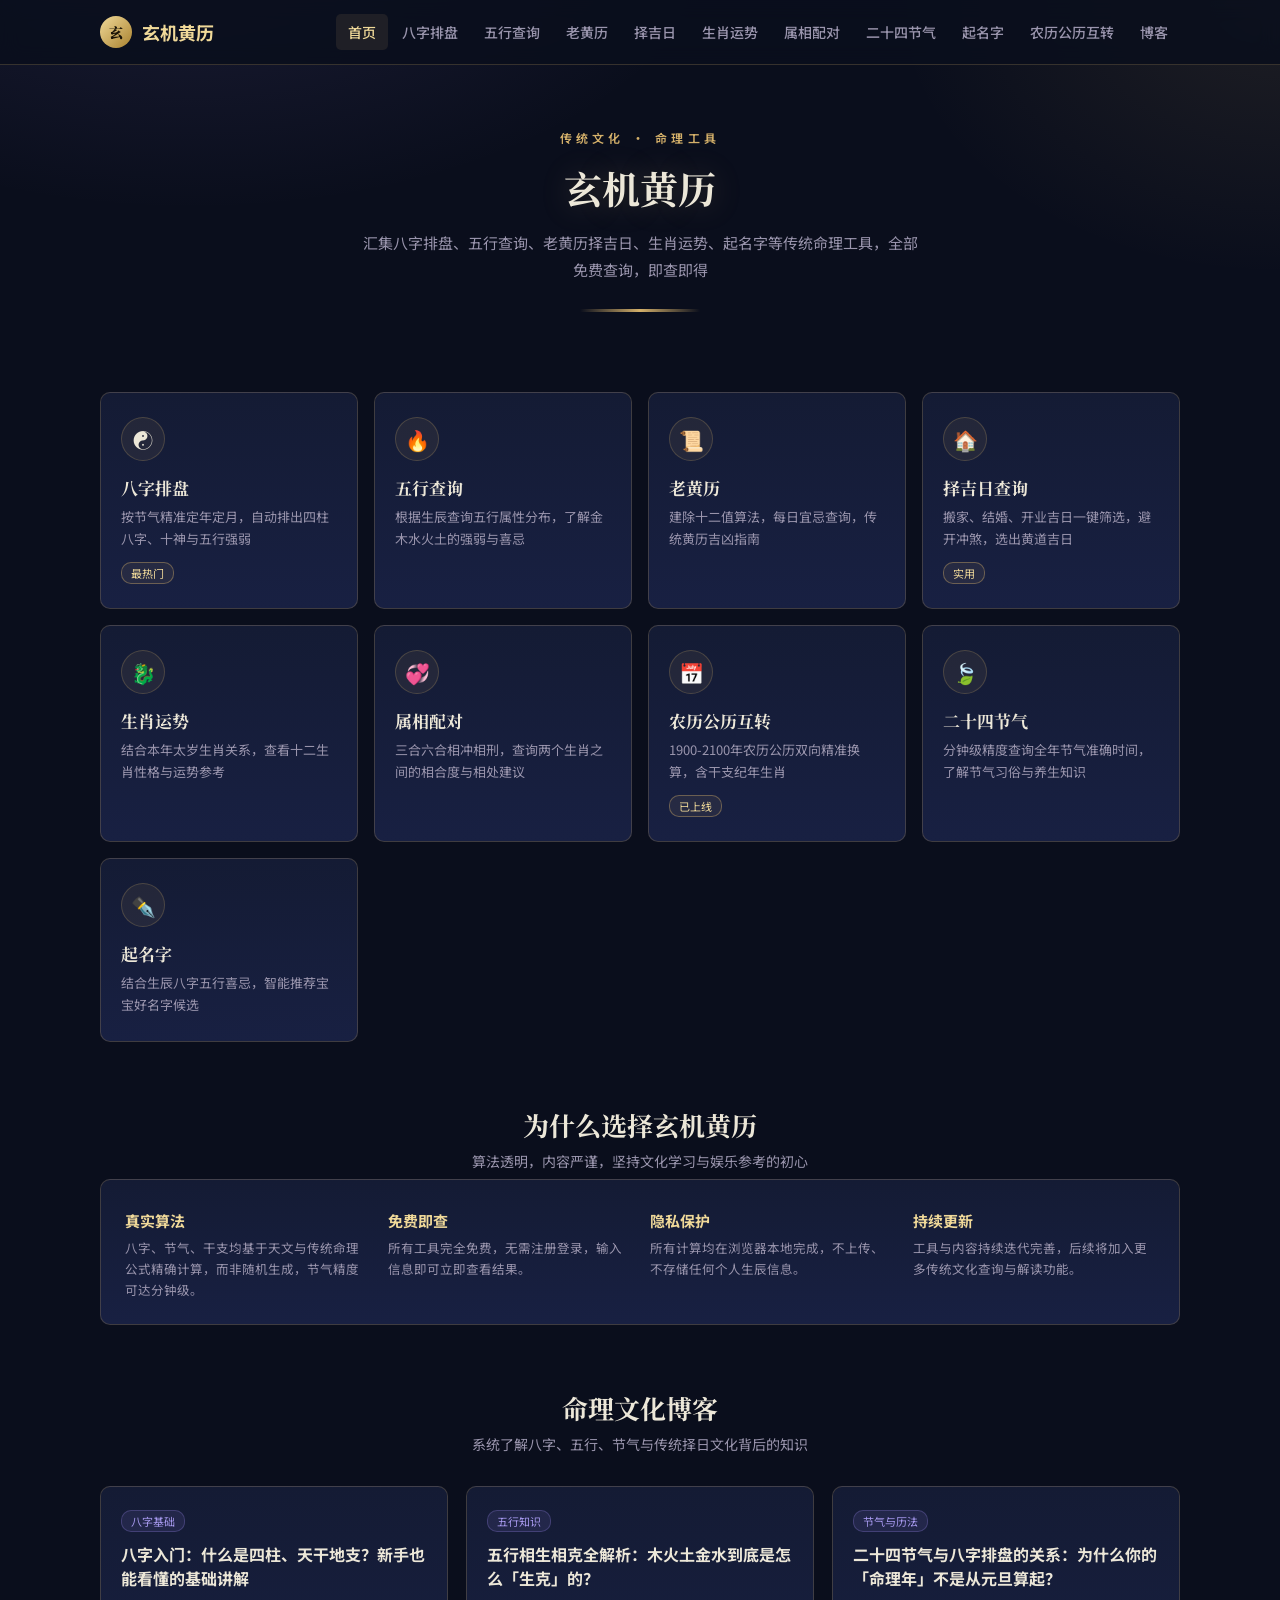
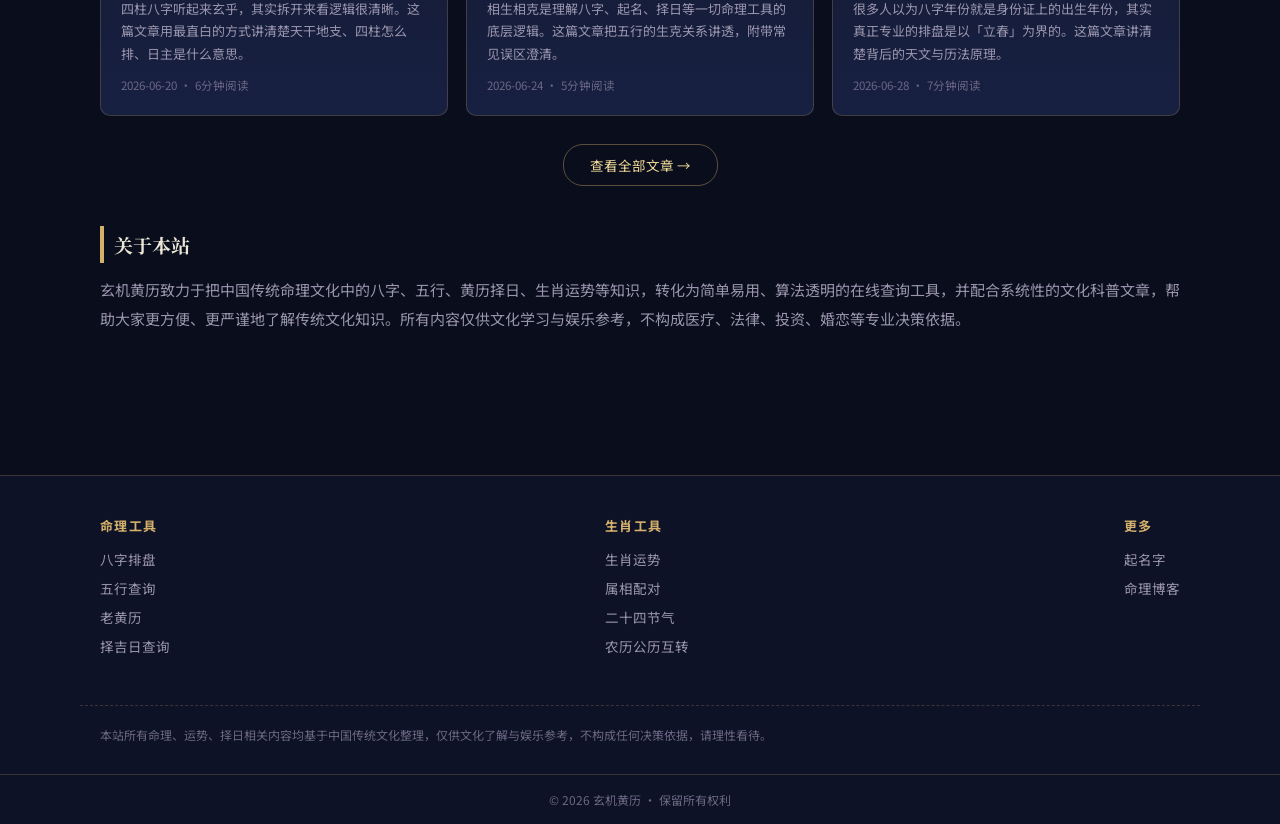
<file: index.html>
<!DOCTYPE html>
<html lang="zh-CN">
<head>
<meta charset="UTF-8">
<meta name="viewport" content="width=device-width, initial-scale=1.0">
<title>玄机黄历 - 八字排盘/五行查询/老黄历择吉日/生肖运势在线工具</title>
<meta name="description" content="免费在线命理工具站，提供八字排盘、五行查询、老黄历择吉日、生肖运势、属相配对、农历公历互转、二十四节气查询、起名字等传统文化工具，全部免费即查即得。">
<link rel="preconnect" href="https://fonts.googleapis.com">
<link rel="preconnect" href="https://fonts.gstatic.com" crossorigin>
<link href="https://fonts.googleapis.com/css2?family=Noto+Serif+SC:wght@600;700&family=Noto+Sans+SC:wght@400;500;600;700&display=swap" rel="stylesheet">
<link rel="stylesheet" href="/assets/style.css">
</head>
<body data-page="home">

<header id="site-header"></header>

<section class="hero">
  <div class="eyebrow">传统文化 · 命理工具</div>
  <h1 class="serif">玄机黄历</h1>
  <p>汇集八字排盘、五行查询、老黄历择吉日、生肖运势、起名字等传统命理工具，全部免费查询，即查即得</p>
</section>

<div class="page-wrap" style="padding-top:0;">
  <div class="tool-grid">

    <a class="tool-card" href="/bazi/">
      <span class="ic">☯</span>
      <h3 class="serif">八字排盘</h3>
      <p>按节气精准定年定月，自动排出四柱八字、十神与五行强弱</p>
      <span class="tag">最热门</span>
    </a>

    <a class="tool-card" href="/wuxing/">
      <span class="ic">🔥</span>
      <h3 class="serif">五行查询</h3>
      <p>根据生辰查询五行属性分布，了解金木水火土的强弱与喜忌</p>
    </a>

    <a class="tool-card" href="/huangli/">
      <span class="ic">📜</span>
      <h3 class="serif">老黄历</h3>
      <p>建除十二值算法，每日宜忌查询，传统黄历吉凶指南</p>
    </a>

    <a class="tool-card" href="/zeri/">
      <span class="ic">🏠</span>
      <h3 class="serif">择吉日查询</h3>
      <p>搬家、结婚、开业吉日一键筛选，避开冲煞，选出黄道吉日</p>
      <span class="tag">实用</span>
    </a>

    <a class="tool-card" href="/shengxiao/">
      <span class="ic">🐉</span>
      <h3 class="serif">生肖运势</h3>
      <p>结合本年太岁生肖关系，查看十二生肖性格与运势参考</p>
    </a>

    <a class="tool-card" href="/peidui/">
      <span class="ic">💞</span>
      <h3 class="serif">属相配对</h3>
      <p>三合六合相冲相刑，查询两个生肖之间的相合度与相处建议</p>
    </a>

    <a class="tool-card" href="/rili-zhuanhuan/">
      <span class="ic">📅</span>
      <h3 class="serif">农历公历互转</h3>
      <p>1900-2100年农历公历双向精准换算，含干支纪年生肖</p>
      <span class="tag">已上线</span>
    </a>

    <a class="tool-card" href="/jieqi/">
      <span class="ic">🍃</span>
      <h3 class="serif">二十四节气</h3>
      <p>分钟级精度查询全年节气准确时间，了解节气习俗与养生知识</p>
    </a>

    <a class="tool-card" href="/qiming/">
      <span class="ic">✒️</span>
      <h3 class="serif">起名字</h3>
      <p>结合生辰八字五行喜忌，智能推荐宝宝好名字候选</p>
    </a>

  </div>

  <div class="section-title">
    <h2 class="serif">为什么选择玄机黄历</h2>
    <p>算法透明，内容严谨，坚持文化学习与娱乐参考的初心</p>
  </div>
  <div class="info-block">
    <div class="perk-grid">
      <div class="perk"><h4>真实算法</h4><p>八字、节气、干支均基于天文与传统命理公式精确计算，而非随机生成，节气精度可达分钟级。</p></div>
      <div class="perk"><h4>免费即查</h4><p>所有工具完全免费，无需注册登录，输入信息即可立即查看结果。</p></div>
      <div class="perk"><h4>隐私保护</h4><p>所有计算均在浏览器本地完成，不上传、不存储任何个人生辰信息。</p></div>
      <div class="perk"><h4>持续更新</h4><p>工具与内容持续迭代完善，后续将加入更多传统文化查询与解读功能。</p></div>
    </div>
  </div>

  <div class="section-title">
    <h2 class="serif">命理文化博客</h2>
    <p>系统了解八字、五行、节气与传统择日文化背后的知识</p>
  </div>
  <div class="blog-grid" id="home-blog-grid"></div>
  <div style="text-align:center;margin-top:28px;">
    <a href="/blog/" style="display:inline-block;padding:10px 26px;border:1px solid var(--c-border-strong);border-radius:20px;font-size:13.5px;color:var(--c-gold-light);">查看全部文章 →</a>
  </div>

  <div class="article-block">
    <h2 class="serif">关于本站</h2>
    <p>玄机黄历致力于把中国传统命理文化中的八字、五行、黄历择日、生肖运势等知识，转化为简单易用、算法透明的在线查询工具，并配合系统性的文化科普文章，帮助大家更方便、更严谨地了解传统文化知识。所有内容仅供文化学习与娱乐参考，不构成医疗、法律、投资、婚恋等专业决策依据。</p>
  </div>
</div>

<footer id="site-footer"></footer>
<script src="/assets/blog-data.js"></script>
<script>
(function(){
var posts=(window.BLOG_POSTS||[]).slice(0,3);
var grid=document.getElementById("home-blog-grid");
if(grid){
  grid.innerHTML=posts.map(function(p){
    return '<a class="blog-card" href="/blog/'+p.slug+'/">'+
      '<div class="blog-card-body">'+
        '<span class="blog-cat">'+p.category+'</span>'+
        '<h3>'+p.title+'</h3>'+
        '<p>'+p.excerpt+'</p>'+
        '<div class="blog-meta">'+p.date+' · '+p.readTime+'</div>'+
      '</div>'+
    '</a>';
  }).join("");
}
})();
</script>
<script src="/assets/nav.js"></script>
</body>
</html>
</file>
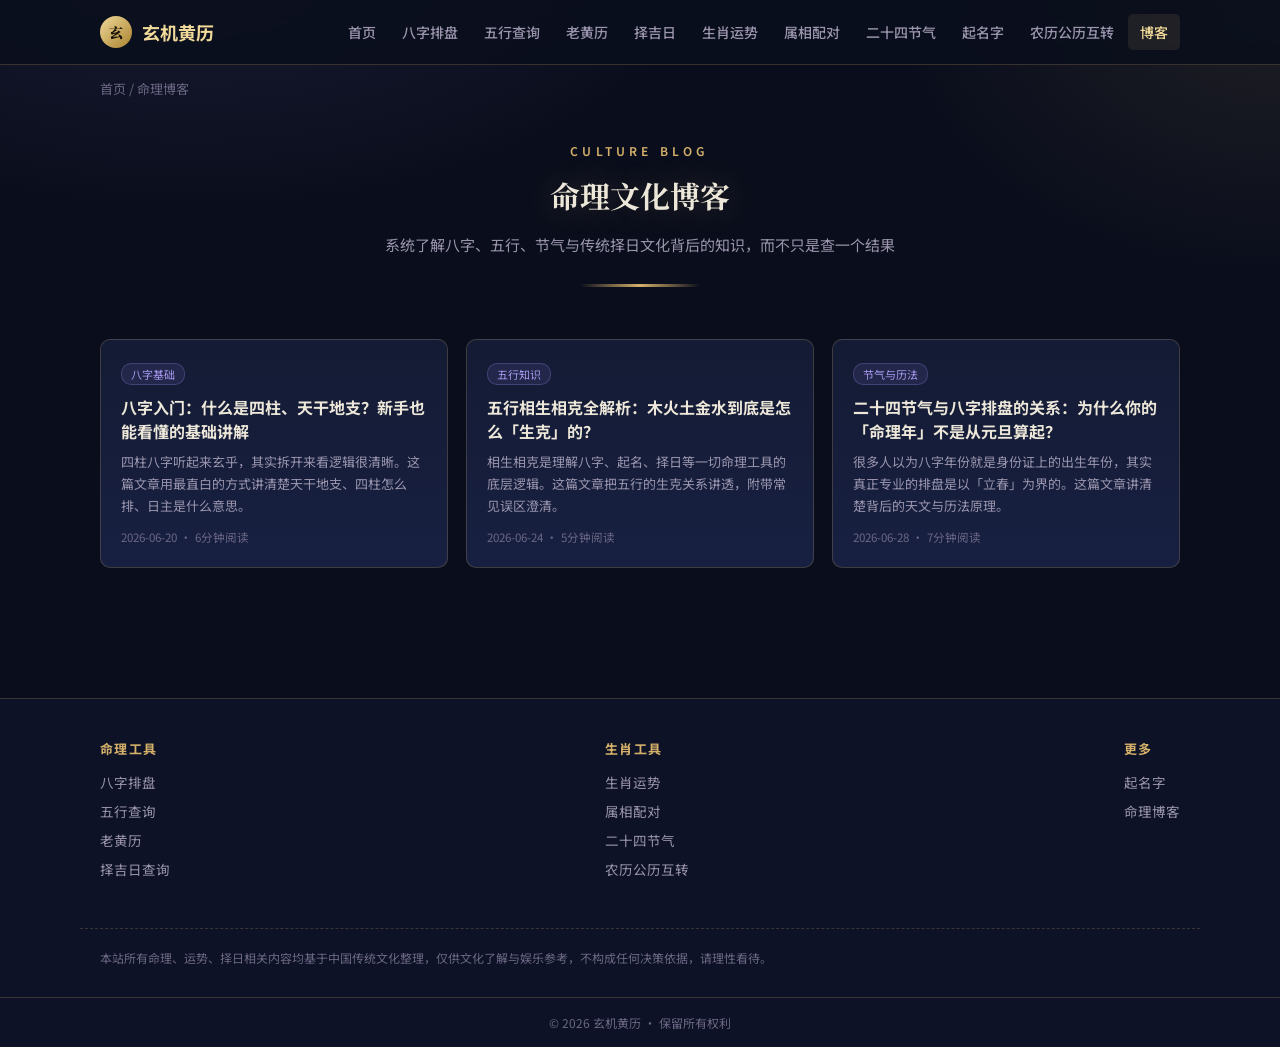
<file: blog/index.html>
<!DOCTYPE html>
<html lang="zh-CN">
<head>
<meta charset="UTF-8">
<meta name="viewport" content="width=device-width, initial-scale=1.0">
<title>命理博客 - 八字/五行/节气传统文化知识 | 玄机黄历</title>
<meta name="description" content="玄机黄历命理博客，系统讲解八字入门、五行相生相克、二十四节气与命理历法等传统文化知识，适合命理爱好者与新手阅读。">
<link rel="preconnect" href="https://fonts.googleapis.com">
<link rel="preconnect" href="https://fonts.gstatic.com" crossorigin>
<link href="https://fonts.googleapis.com/css2?family=Noto+Serif+SC:wght@600;700&family=Noto+Sans+SC:wght@400;500;600;700&display=swap" rel="stylesheet">
<link rel="stylesheet" href="/assets/style.css">
</head>
<body data-page="blog">

<header id="site-header"></header>
<div class="breadcrumb"><a href="/">首页</a> / 命理博客</div>

<section class="hero" style="padding:44px 20px 20px;">
  <div class="eyebrow">CULTURE BLOG</div>
  <h1 class="serif" style="font-size:30px;">命理文化博客</h1>
  <p>系统了解八字、五行、节气与传统择日文化背后的知识，而不只是查一个结果</p>
</section>

<div class="page-wrap" style="padding-top:0;">
  <div class="blog-grid" id="blog-list-grid"></div>
</div>

<footer id="site-footer"></footer>
<script src="/assets/blog-data.js"></script>
<script>
(function(){
var posts=window.BLOG_POSTS||[];
var grid=document.getElementById("blog-list-grid");
grid.innerHTML=posts.map(function(p){
  return '<a class="blog-card" href="/blog/'+p.slug+'/">'+
    '<div class="blog-card-body">'+
      '<span class="blog-cat">'+p.category+'</span>'+
      '<h3>'+p.title+'</h3>'+
      '<p>'+p.excerpt+'</p>'+
      '<div class="blog-meta">'+p.date+' · '+p.readTime+'</div>'+
    '</div>'+
  '</a>';
}).join("");
})();
</script>
<script src="/assets/nav.js"></script>
</body>
</html>
</file>
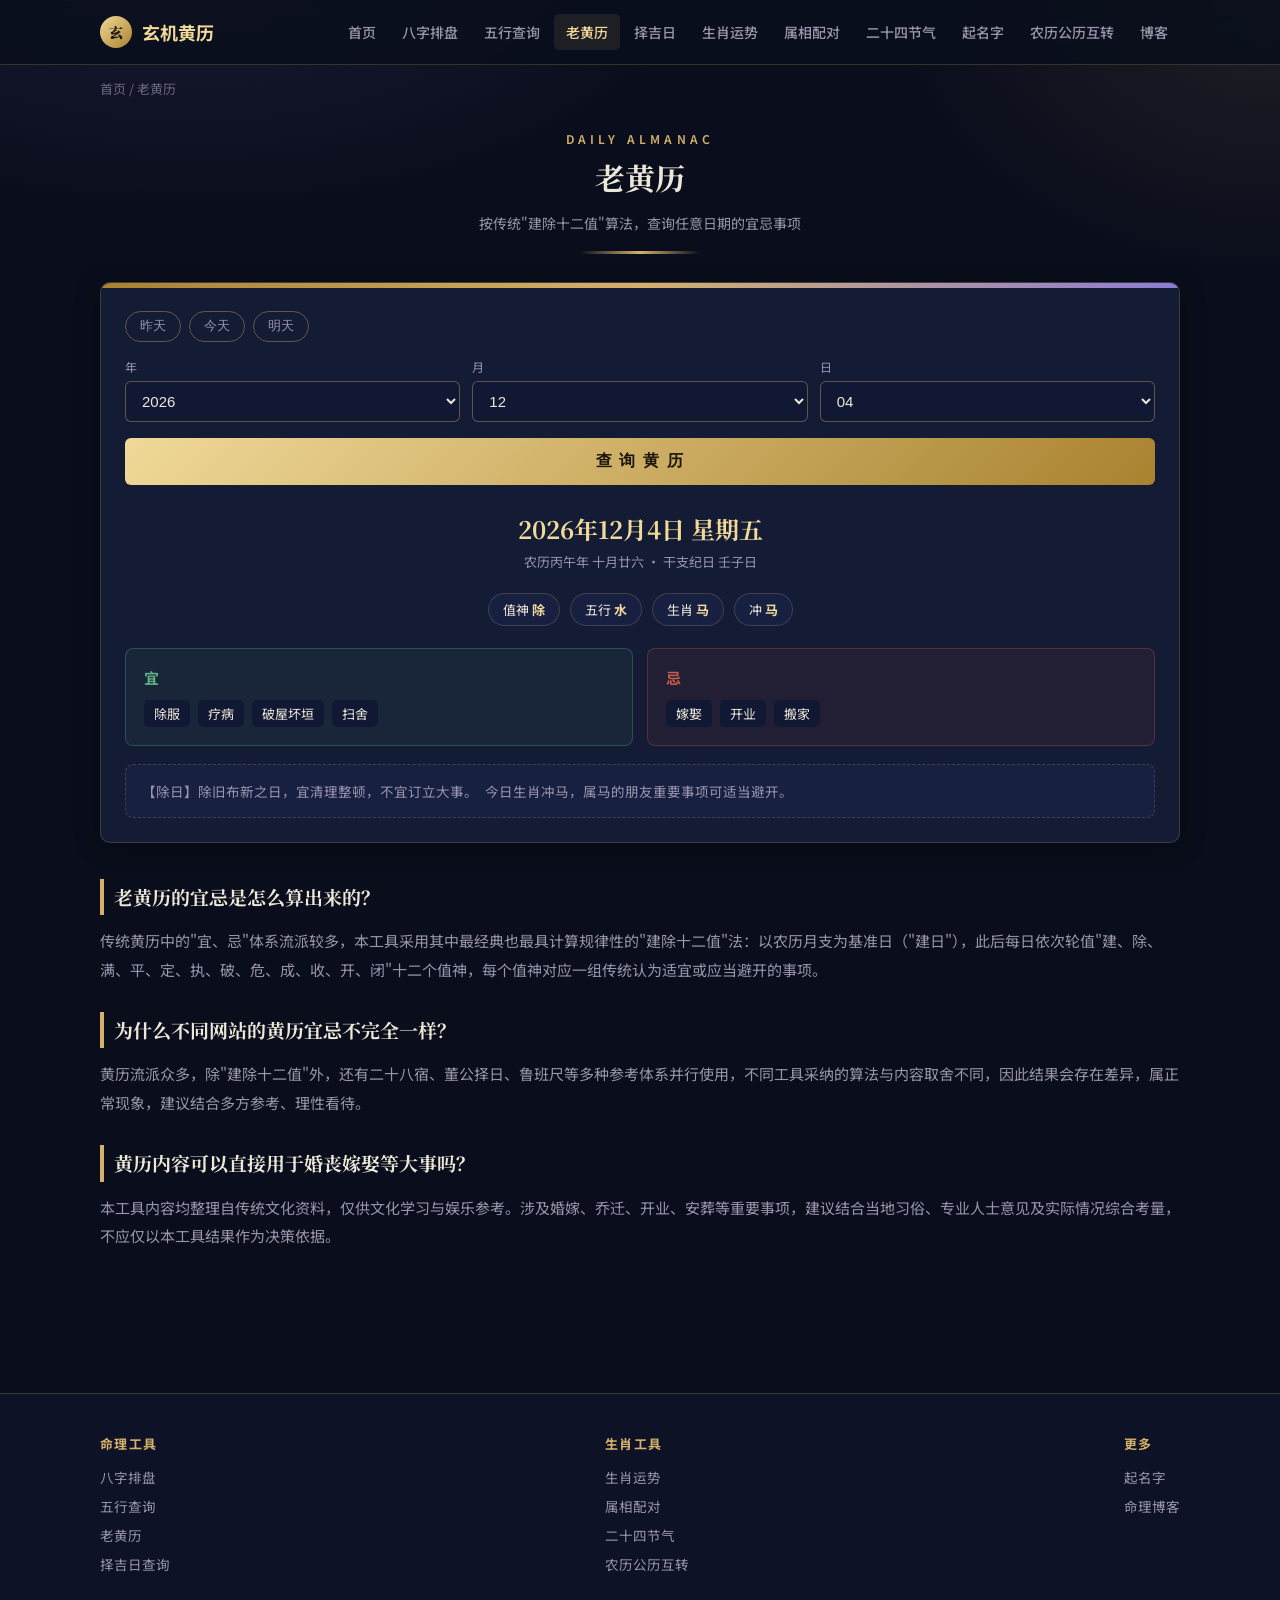
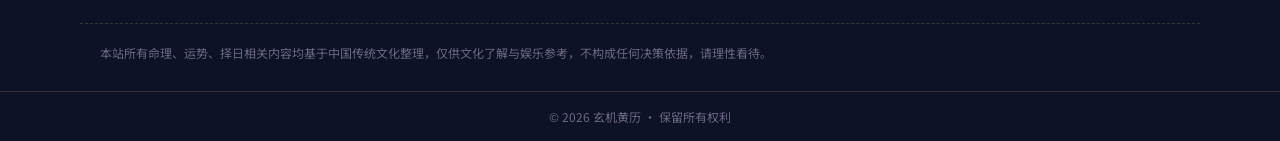
<file: huangli/index.html>
<!DOCTYPE html>
<html lang="zh-CN">
<head>
<meta charset="UTF-8">
<meta name="viewport" content="width=device-width, initial-scale=1.0">
<title>老黄历查询 - 每日宜忌/黄道吉日在线查询 | 玄机黄历</title>
<meta name="description" content="免费在线老黄历查询工具，按传统建除十二值算法计算任意日期的宜忌事项、干支纪日、五行、生肖冲煞，传统择日文化参考。">
<link rel="preconnect" href="https://fonts.googleapis.com">
<link rel="preconnect" href="https://fonts.gstatic.com" crossorigin>
<link href="https://fonts.googleapis.com/css2?family=Noto+Serif+SC:wght@600;700&family=Noto+Sans+SC:wght@400;500;600;700&display=swap" rel="stylesheet">
<link rel="stylesheet" href="/assets/style.css">
</head>
<body data-page="huangli">

<header id="site-header"></header>
<div class="breadcrumb"><a href="/">首页</a> / 老黄历</div>

<div class="page-wrap">
<div id="lc-tool-root">
<style>
#lc-tool-root{--lc-red:var(--c-red);--lc-gold:var(--c-gold);--lc-gold-light:var(--c-gold-light);--lc-ink:var(--c-ink);--lc-paper:var(--c-paper-card);--lc-paper-2:var(--c-paper-2);--lc-textsoft:var(--c-text-soft);--lc-textfaint:var(--c-text-faint);font-family:"Noto Sans SC",sans-serif;color:var(--lc-ink);}
#lc-tool-root *{box-sizing:border-box;}
#lc-tool-root .lc-serif{font-family:"Noto Serif SC",serif;}
#lc-tool-root .lc-header{text-align:center;padding:8px 0 28px;}
#lc-tool-root .lc-header::after{content:"";display:block;width:120px;height:3px;margin:18px auto 0;background:linear-gradient(90deg,transparent,var(--lc-gold),transparent);}
#lc-tool-root .lc-eyebrow{letter-spacing:.35em;font-size:12px;color:var(--lc-gold);font-weight:600;}
#lc-tool-root .lc-title{font-size:30px;font-weight:700;margin:8px 0 6px;}
#lc-tool-root .lc-sub{font-size:14px;color:var(--lc-textsoft);}
#lc-tool-root .lc-card{background:var(--lc-paper);border:1px solid var(--c-border);border-radius:10px;box-shadow:0 4px 24px rgba(0,0,0,.35);overflow:hidden;position:relative;}
#lc-tool-root .lc-card::before{content:"";position:absolute;top:0;left:0;right:0;height:5px;background:linear-gradient(90deg,var(--lc-gold-dark,#a9822f),var(--lc-gold),var(--c-purple));}
#lc-tool-root .lc-panel{padding:28px 24px 24px;}
#lc-tool-root .lc-row{display:flex;gap:12px;flex-wrap:wrap;align-items:flex-end;margin-bottom:16px;}
#lc-tool-root .lc-field{flex:1;min-width:110px;}
#lc-tool-root .lc-field label{display:block;font-size:12px;color:var(--lc-textsoft);margin-bottom:6px;}
#lc-tool-root select{width:100%;padding:10px 12px;border:1px solid var(--c-border-strong);border-radius:6px;background:var(--c-bg-3);font-size:15px;color:var(--lc-ink);}
#lc-tool-root .lc-btn{display:block;width:100%;padding:13px;background:linear-gradient(135deg,var(--lc-gold-light),var(--lc-gold-dark,#a9822f));color:#1a1408;border:none;border-radius:6px;font-size:16px;font-weight:700;letter-spacing:.1em;cursor:pointer;}
#lc-tool-root .lc-quickbtns{display:flex;gap:8px;margin-bottom:16px;flex-wrap:wrap;}
#lc-tool-root .lc-quickbtn{padding:6px 14px;border:1px solid var(--c-border-strong);border-radius:20px;font-size:12.5px;color:var(--lc-textsoft);cursor:pointer;background:transparent;}
#lc-tool-root .lc-quickbtn:hover{color:var(--lc-gold-light);border-color:var(--lc-gold);}
#lc-tool-root .lc-error{color:var(--lc-red);font-size:13px;text-align:center;margin-top:12px;display:none;}
#lc-tool-root .lc-result{margin-top:26px;display:none;}
#lc-tool-root .lc-result.show{display:block;}
#lc-tool-root .lc-date-hero{text-align:center;margin-bottom:22px;}
#lc-tool-root .lc-date-hero .dh-date{font-size:24px;font-weight:700;color:var(--lc-gold-light);font-family:"Noto Serif SC",serif;}
#lc-tool-root .lc-date-hero .dh-sub{font-size:13px;color:var(--lc-textsoft);margin-top:6px;}
#lc-tool-root .lc-tags{display:flex;justify-content:center;gap:10px;flex-wrap:wrap;margin:14px 0 22px;}
#lc-tool-root .lc-tag{background:var(--lc-paper-2);border:1px solid var(--c-border);padding:6px 14px;border-radius:20px;font-size:13px;}
#lc-tool-root .lc-tag b{color:var(--lc-gold-light);}
#lc-tool-root .lc-yiji-grid{display:grid;grid-template-columns:1fr 1fr;gap:14px;margin-bottom:18px;}
#lc-tool-root .lc-yiji-box{border-radius:8px;padding:18px;border:1px solid var(--c-border);}
#lc-tool-root .lc-yiji-box.yi{background:rgba(95,174,130,.08);border-color:rgba(95,174,130,.3);}
#lc-tool-root .lc-yiji-box.ji{background:rgba(198,93,74,.08);border-color:rgba(198,93,74,.3);}
#lc-tool-root .lc-yiji-box h4{margin:0 0 12px;font-size:15px;}
#lc-tool-root .lc-yiji-box.yi h4{color:#5fae82;}
#lc-tool-root .lc-yiji-box.ji h4{color:var(--lc-red);}
#lc-tool-root .lc-yiji-box .items{display:flex;flex-wrap:wrap;gap:8px;}
#lc-tool-root .lc-yiji-box .items span{font-size:13px;padding:4px 10px;border-radius:5px;background:var(--c-bg-3);}
#lc-tool-root .lc-note{font-size:13.5px;color:var(--lc-textsoft);line-height:1.8;background:var(--lc-paper-2);border:1px dashed var(--c-border);border-radius:8px;padding:14px 16px;}
#lc-tool-root .lc-article{margin-top:36px;font-size:15px;line-height:1.9;color:var(--lc-textsoft);}
#lc-tool-root .lc-article h2{font-size:19px;color:var(--lc-ink);border-left:4px solid var(--lc-gold);padding-left:10px;margin:28px 0 12px;}
#lc-tool-root .lc-article p{margin:0 0 12px;}
@media(max-width:600px){#lc-tool-root .lc-row{flex-direction:column;align-items:stretch;}#lc-tool-root .lc-yiji-grid{grid-template-columns:1fr;}}
</style>

<div class="lc-header">
  <div class="lc-eyebrow">DAILY ALMANAC</div>
  <h1 class="lc-title lc-serif">老黄历</h1>
  <p class="lc-sub">按传统"建除十二值"算法，查询任意日期的宜忌事项</p>
</div>

<div class="lc-card">
  <div class="lc-panel">
    <div class="lc-quickbtns">
      <button class="lc-quickbtn" onclick="hlSetToday(-1)">昨天</button>
      <button class="lc-quickbtn" onclick="hlSetToday(0)">今天</button>
      <button class="lc-quickbtn" onclick="hlSetToday(1)">明天</button>
    </div>
    <div class="lc-row">
      <div class="lc-field"><label>年</label><select id="hl-year"></select></div>
      <div class="lc-field"><label>月</label><select id="hl-month"></select></div>
      <div class="lc-field"><label>日</label><select id="hl-day"></select></div>
    </div>
    <button class="lc-btn" onclick="hlCalc()">查 询 黄 历</button>
    <div class="lc-error" id="hl-error"></div>

    <div class="lc-result" id="hl-result">
      <div class="lc-date-hero">
        <div class="dh-date lc-serif" id="hl-date-main"></div>
        <div class="dh-sub" id="hl-date-sub"></div>
      </div>
      <div class="lc-tags" id="hl-tags"></div>
      <div class="lc-yiji-grid">
        <div class="lc-yiji-box yi"><h4>宜</h4><div class="items" id="hl-yi"></div></div>
        <div class="lc-yiji-box ji"><h4>忌</h4><div class="items" id="hl-ji"></div></div>
      </div>
      <div class="lc-note" id="hl-note"></div>
    </div>
  </div>
</div>

<div class="lc-article">
  <h2 class="lc-serif">老黄历的宜忌是怎么算出来的？</h2>
  <p>传统黄历中的"宜、忌"体系流派较多，本工具采用其中最经典也最具计算规律性的"建除十二值"法：以农历月支为基准日（"建日"），此后每日依次轮值"建、除、满、平、定、执、破、危、成、收、开、闭"十二个值神，每个值神对应一组传统认为适宜或应当避开的事项。</p>
  <h2 class="lc-serif">为什么不同网站的黄历宜忌不完全一样？</h2>
  <p>黄历流派众多，除"建除十二值"外，还有二十八宿、董公择日、鲁班尺等多种参考体系并行使用，不同工具采纳的算法与内容取舍不同，因此结果会存在差异，属正常现象，建议结合多方参考、理性看待。</p>
  <h2 class="lc-serif">黄历内容可以直接用于婚丧嫁娶等大事吗？</h2>
  <p>本工具内容均整理自传统文化资料，仅供文化学习与娱乐参考。涉及婚嫁、乔迁、开业、安葬等重要事项，建议结合当地习俗、专业人士意见及实际情况综合考量，不应仅以本工具结果作为决策依据。</p>
</div>

</div>
</div>

<script src="/assets/mingli-core.js"></script>
<script>
(function(){
"use strict";
var $=function(id){return document.getElementById(id);};
function fillSelect(sel,start,end,pad){sel.innerHTML="";for(var i=start;i<=end;i++){var opt=document.createElement("option");opt.value=i;opt.textContent=pad?String(i).padStart(2,"0"):i;sel.appendChild(opt);}}

function setDate(dt){
  $("hl-year").value=dt.getFullYear();
  $("hl-month").value=dt.getMonth()+1;
  $("hl-day").value=dt.getDate();
}
function init(){
  fillSelect($("hl-year"),1900,2100,false);
  fillSelect($("hl-month"),1,12,true);
  fillSelect($("hl-day"),1,31,true);
  setDate(new Date());
}
init();

window.hlSetToday=function(offset){
  var dt=new Date();
  dt.setDate(dt.getDate()+offset);
  setDate(dt);
  hlCalc();
};

window.hlCalc=function(){
  var y=parseInt($("hl-year").value,10),m=parseInt($("hl-month").value,10),d=parseInt($("hl-day").value,10);
  var err=$("hl-error"),res=$("hl-result");
  var chk=new Date(y,m-1,d);
  if(chk.getMonth()!==m-1||chk.getFullYear()!==y){err.textContent="日期不存在，请检查输入";err.style.display="block";res.classList.remove("show");return;}
  if(y<1900||y>2100){err.textContent="仅支持1900年—2100年范围内的日期";err.style.display="block";res.classList.remove("show");return;}
  err.style.display="none";

  var C=window.MingliCore;
  var lunar=C.solar2lunar(y,m,d);
  var dGZ=C.getDayGanZhi(y,m,d);
  var officerData=C.getDayOfficer(y,m,d);
  var weekNames=["星期日","星期一","星期二","星期三","星期四","星期五","星期六"];
  var weekday=weekNames[new Date(y,m-1,d).getDay()];
  var chongIdx=(dGZ.zhiIdx+6)%12;
  var chongAnimal=C.Animals[chongIdx];
  var dayWx=C.GanWuxing[dGZ.gan];

  $("hl-date-main").textContent=y+"年"+m+"月"+d+"日  "+weekday;
  $("hl-date-sub").textContent="农历"+lunar.ganZhiYear+"年 "+lunar.lMonthCn+lunar.lDayCn+"  ·  干支纪日 "+dGZ.gan+dGZ.zhi+"日";

  $("hl-tags").innerHTML=
    '<span class="lc-tag">值神 <b>'+officerData.officer+'</b></span>'+
    '<span class="lc-tag">五行 <b>'+dayWx+'</b></span>'+
    '<span class="lc-tag">生肖 <b>'+lunar.animal+'</b></span>'+
    '<span class="lc-tag">冲 <b>'+chongAnimal+'</b></span>';

  $("hl-yi").innerHTML=officerData.info.good.map(function(x){return"<span>"+x+"</span>";}).join("");
  $("hl-ji").innerHTML=officerData.info.bad.map(function(x){return"<span>"+x+"</span>";}).join("");
  $("hl-note").textContent="【"+officerData.officer+"日】"+officerData.info.note+"　今日生肖冲"+chongAnimal+"，属"+chongAnimal+"的朋友重要事项可适当避开。";

  res.classList.add("show");
};
hlCalc();
})();
</script>

<footer id="site-footer"></footer>
<script src="/assets/nav.js"></script>
</body>
</html>
</file>
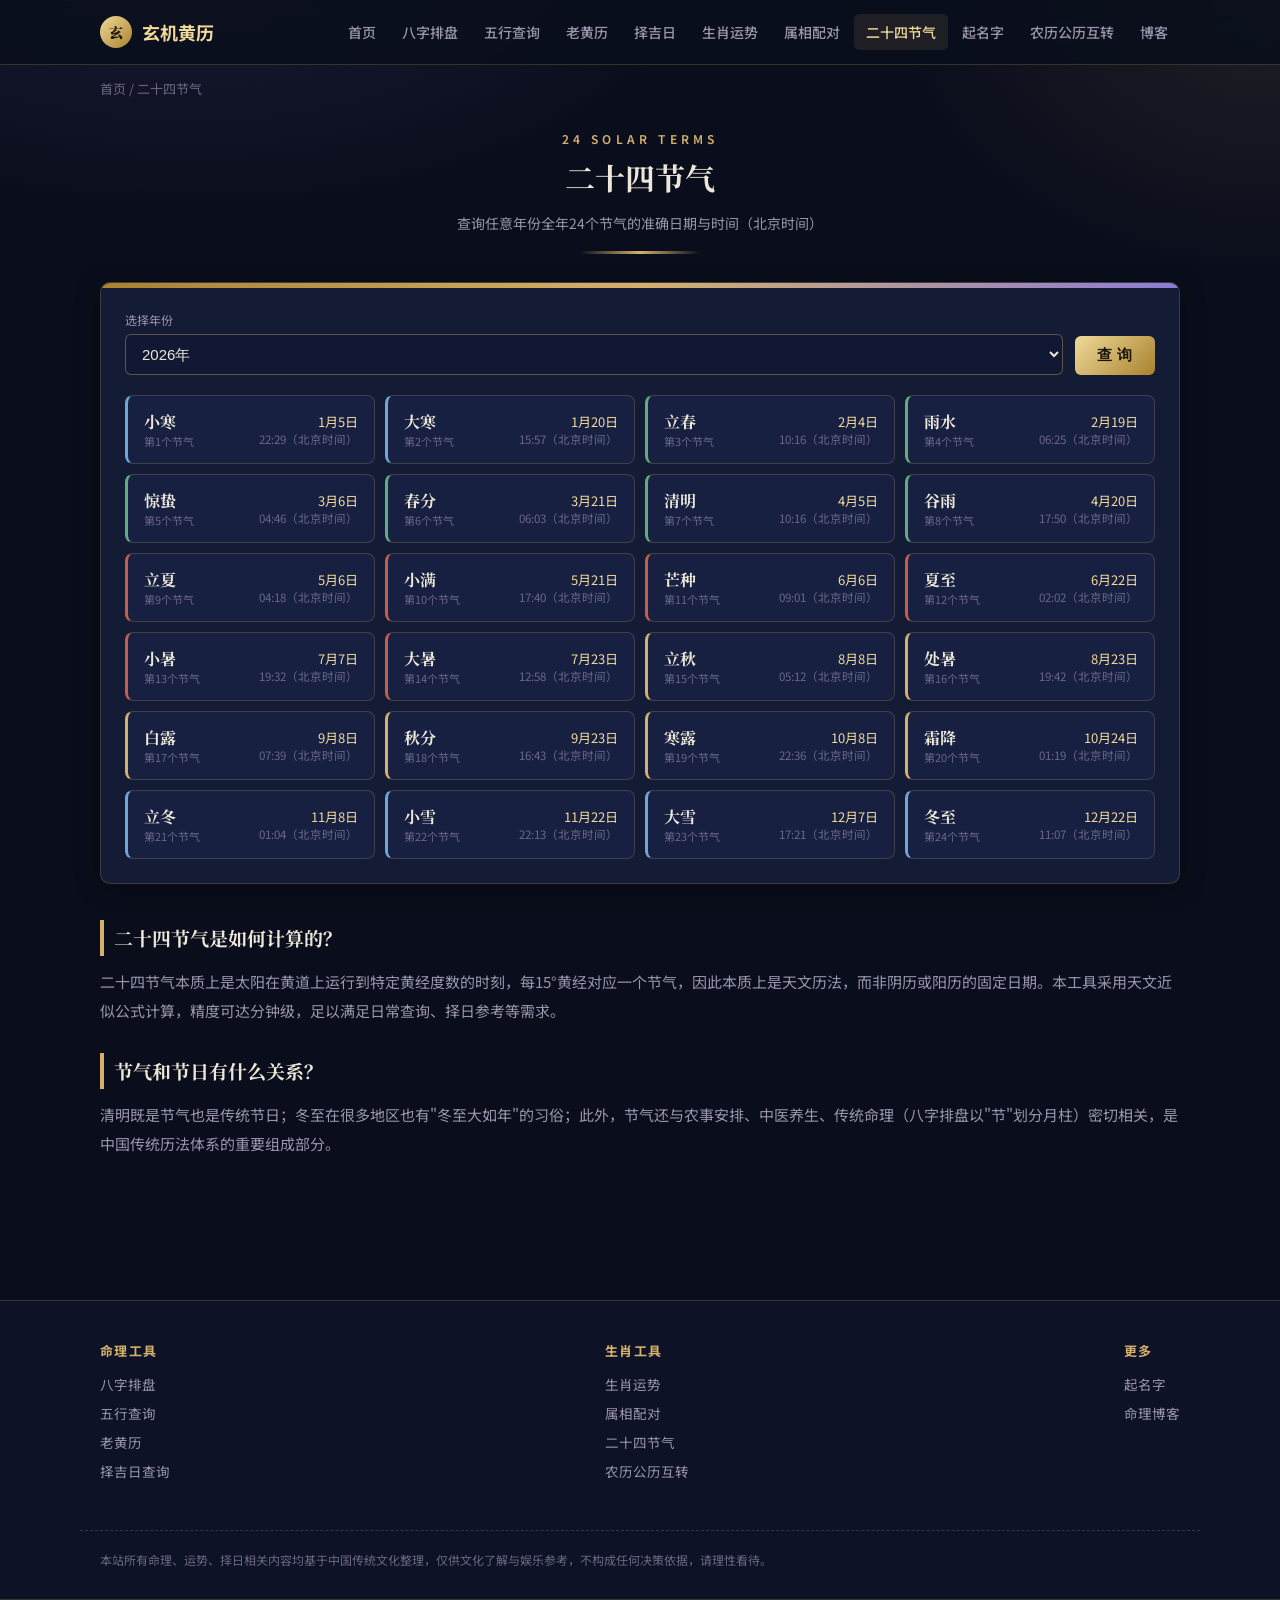
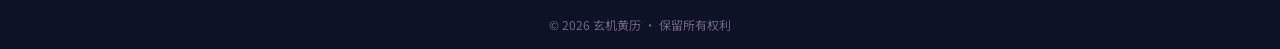
<file: jieqi/index.html>
<!DOCTYPE html>
<html lang="zh-CN">
<head>
<meta charset="UTF-8">
<meta name="viewport" content="width=device-width, initial-scale=1.0">
<title>二十四节气查询 - 全年节气准确时间在线查询 | 玄机黄历</title>
<meta name="description" content="免费在线二十四节气查询工具，支持1900-2100年任意年份，精确到分钟显示立春、清明、夏至、冬至等全年24个节气的具体日期与时间。">
<link rel="preconnect" href="https://fonts.googleapis.com">
<link rel="preconnect" href="https://fonts.gstatic.com" crossorigin>
<link href="https://fonts.googleapis.com/css2?family=Noto+Serif+SC:wght@600;700&family=Noto+Sans+SC:wght@400;500;600;700&display=swap" rel="stylesheet">
<link rel="stylesheet" href="/assets/style.css">
</head>
<body data-page="jieqi">

<header id="site-header"></header>
<div class="breadcrumb"><a href="/">首页</a> / 二十四节气</div>

<div class="page-wrap">
<div id="lc-tool-root">
<style>
#lc-tool-root{--lc-red:var(--c-red);--lc-gold:var(--c-gold);--lc-gold-light:var(--c-gold-light);--lc-ink:var(--c-ink);--lc-paper:var(--c-paper-card);--lc-paper-2:var(--c-paper-2);--lc-textsoft:var(--c-text-soft);--lc-textfaint:var(--c-text-faint);font-family:"Noto Sans SC",sans-serif;color:var(--lc-ink);}
#lc-tool-root *{box-sizing:border-box;}
#lc-tool-root .lc-serif{font-family:"Noto Serif SC",serif;}
#lc-tool-root .lc-header{text-align:center;padding:8px 0 28px;}
#lc-tool-root .lc-header::after{content:"";display:block;width:120px;height:3px;margin:18px auto 0;background:linear-gradient(90deg,transparent,var(--lc-gold),transparent);}
#lc-tool-root .lc-eyebrow{letter-spacing:.35em;font-size:12px;color:var(--lc-gold);font-weight:600;}
#lc-tool-root .lc-title{font-size:30px;font-weight:700;margin:8px 0 6px;}
#lc-tool-root .lc-sub{font-size:14px;color:var(--lc-textsoft);}
#lc-tool-root .lc-card{background:var(--lc-paper);border:1px solid var(--c-border);border-radius:10px;box-shadow:0 4px 24px rgba(0,0,0,.35);overflow:hidden;position:relative;}
#lc-tool-root .lc-card::before{content:"";position:absolute;top:0;left:0;right:0;height:5px;background:linear-gradient(90deg,var(--lc-gold-dark,#a9822f),var(--lc-gold),var(--c-purple));}
#lc-tool-root .lc-panel{padding:28px 24px 24px;}
#lc-tool-root .lc-row{display:flex;gap:12px;align-items:flex-end;margin-bottom:20px;}
#lc-tool-root .lc-field{flex:1;}
#lc-tool-root .lc-field label{display:block;font-size:12px;color:var(--lc-textsoft);margin-bottom:6px;}
#lc-tool-root select{width:100%;padding:10px 12px;border:1px solid var(--c-border-strong);border-radius:6px;background:var(--c-bg-3);font-size:15px;color:var(--lc-ink);}
#lc-tool-root .lc-btn{padding:10px 22px;background:linear-gradient(135deg,var(--lc-gold-light),var(--lc-gold-dark,#a9822f));color:#1a1408;border:none;border-radius:6px;font-size:14.5px;font-weight:700;letter-spacing:.05em;cursor:pointer;white-space:nowrap;}
#lc-tool-root .lc-term-grid{display:grid;grid-template-columns:repeat(auto-fit,minmax(230px,1fr));gap:10px;}
#lc-tool-root .lc-term-card{background:var(--lc-paper-2);border:1px solid var(--c-border);border-radius:8px;padding:14px 16px;display:flex;align-items:center;justify-content:space-between;gap:10px;}
#lc-tool-root .lc-term-card.season-spring{border-left:3px solid #5fae82;}
#lc-tool-root .lc-term-card.season-summer{border-left:3px solid #c65d4a;}
#lc-tool-root .lc-term-card.season-autumn{border-left:3px solid #d4b06a;}
#lc-tool-root .lc-term-card.season-winter{border-left:3px solid #6ba8d8;}
#lc-tool-root .lc-term-card .tc-name{font-size:16px;font-weight:700;color:var(--lc-ink);font-family:"Noto Serif SC",serif;}
#lc-tool-root .lc-term-card .tc-idx{font-size:11px;color:var(--lc-textfaint);}
#lc-tool-root .lc-term-card .tc-date{font-size:13px;color:var(--lc-gold-light);text-align:right;}
#lc-tool-root .lc-term-card .tc-time{font-size:11.5px;color:var(--lc-textfaint);text-align:right;}
#lc-tool-root .lc-article{margin-top:36px;font-size:15px;line-height:1.9;color:var(--lc-textsoft);}
#lc-tool-root .lc-article h2{font-size:19px;color:var(--lc-ink);border-left:4px solid var(--lc-gold);padding-left:10px;margin:28px 0 12px;}
#lc-tool-root .lc-article p{margin:0 0 12px;}
@media(max-width:600px){#lc-tool-root .lc-row{flex-direction:column;align-items:stretch;}}
</style>

<div class="lc-header">
  <div class="lc-eyebrow">24 SOLAR TERMS</div>
  <h1 class="lc-title lc-serif">二十四节气</h1>
  <p class="lc-sub">查询任意年份全年24个节气的准确日期与时间（北京时间）</p>
</div>

<div class="lc-card">
  <div class="lc-panel">
    <div class="lc-row">
      <div class="lc-field"><label>选择年份</label><select id="jq-year"></select></div>
      <button class="lc-btn" onclick="jqCalc()">查 询</button>
    </div>
    <div class="lc-term-grid" id="jq-grid"></div>
  </div>
</div>

<div class="lc-article">
  <h2 class="lc-serif">二十四节气是如何计算的？</h2>
  <p>二十四节气本质上是太阳在黄道上运行到特定黄经度数的时刻，每15°黄经对应一个节气，因此本质上是天文历法，而非阴历或阳历的固定日期。本工具采用天文近似公式计算，精度可达分钟级，足以满足日常查询、择日参考等需求。</p>
  <h2 class="lc-serif">节气和节日有什么关系？</h2>
  <p>清明既是节气也是传统节日；冬至在很多地区也有"冬至大如年"的习俗；此外，节气还与农事安排、中医养生、传统命理（八字排盘以"节"划分月柱）密切相关，是中国传统历法体系的重要组成部分。</p>
</div>

</div>
</div>

<script src="/assets/mingli-core.js"></script>
<script>
(function(){
"use strict";
var $=function(id){return document.getElementById(id);};
var SEASON=["winter","winter","spring","spring","spring","spring","spring","spring","summer","summer","summer","summer","summer","summer","autumn","autumn","autumn","autumn","autumn","autumn","winter","winter","winter","winter"];

function init(){
  var sel=$("jq-year");
  var today=new Date().getFullYear();
  for(var y=1900;y<=2100;y++){
    var opt=document.createElement("option");opt.value=y;opt.textContent=y+"年";sel.appendChild(opt);
  }
  sel.value=today;
}
init();

window.jqCalc=function(){
  var y=parseInt($("jq-year").value,10);
  var terms=window.MingliCore.getYearTerms(y);
  var html=terms.map(function(t,i){
    var timeStr=String(t.hh).padStart(2,"0")+":"+String(t.mm).padStart(2,"0");
    return '<div class="lc-term-card season-'+SEASON[i]+'"><div><div class="tc-name">'+t.name+'</div><div class="tc-idx">第'+(i+1)+'个节气</div></div><div><div class="tc-date">'+t.m+'月'+t.d+'日</div><div class="tc-time">'+timeStr+'（北京时间）</div></div></div>';
  }).join("");
  $("jq-grid").innerHTML=html;
};
jqCalc();
})();
</script>

<footer id="site-footer"></footer>
<script src="/assets/nav.js"></script>
</body>
</html>
</file>
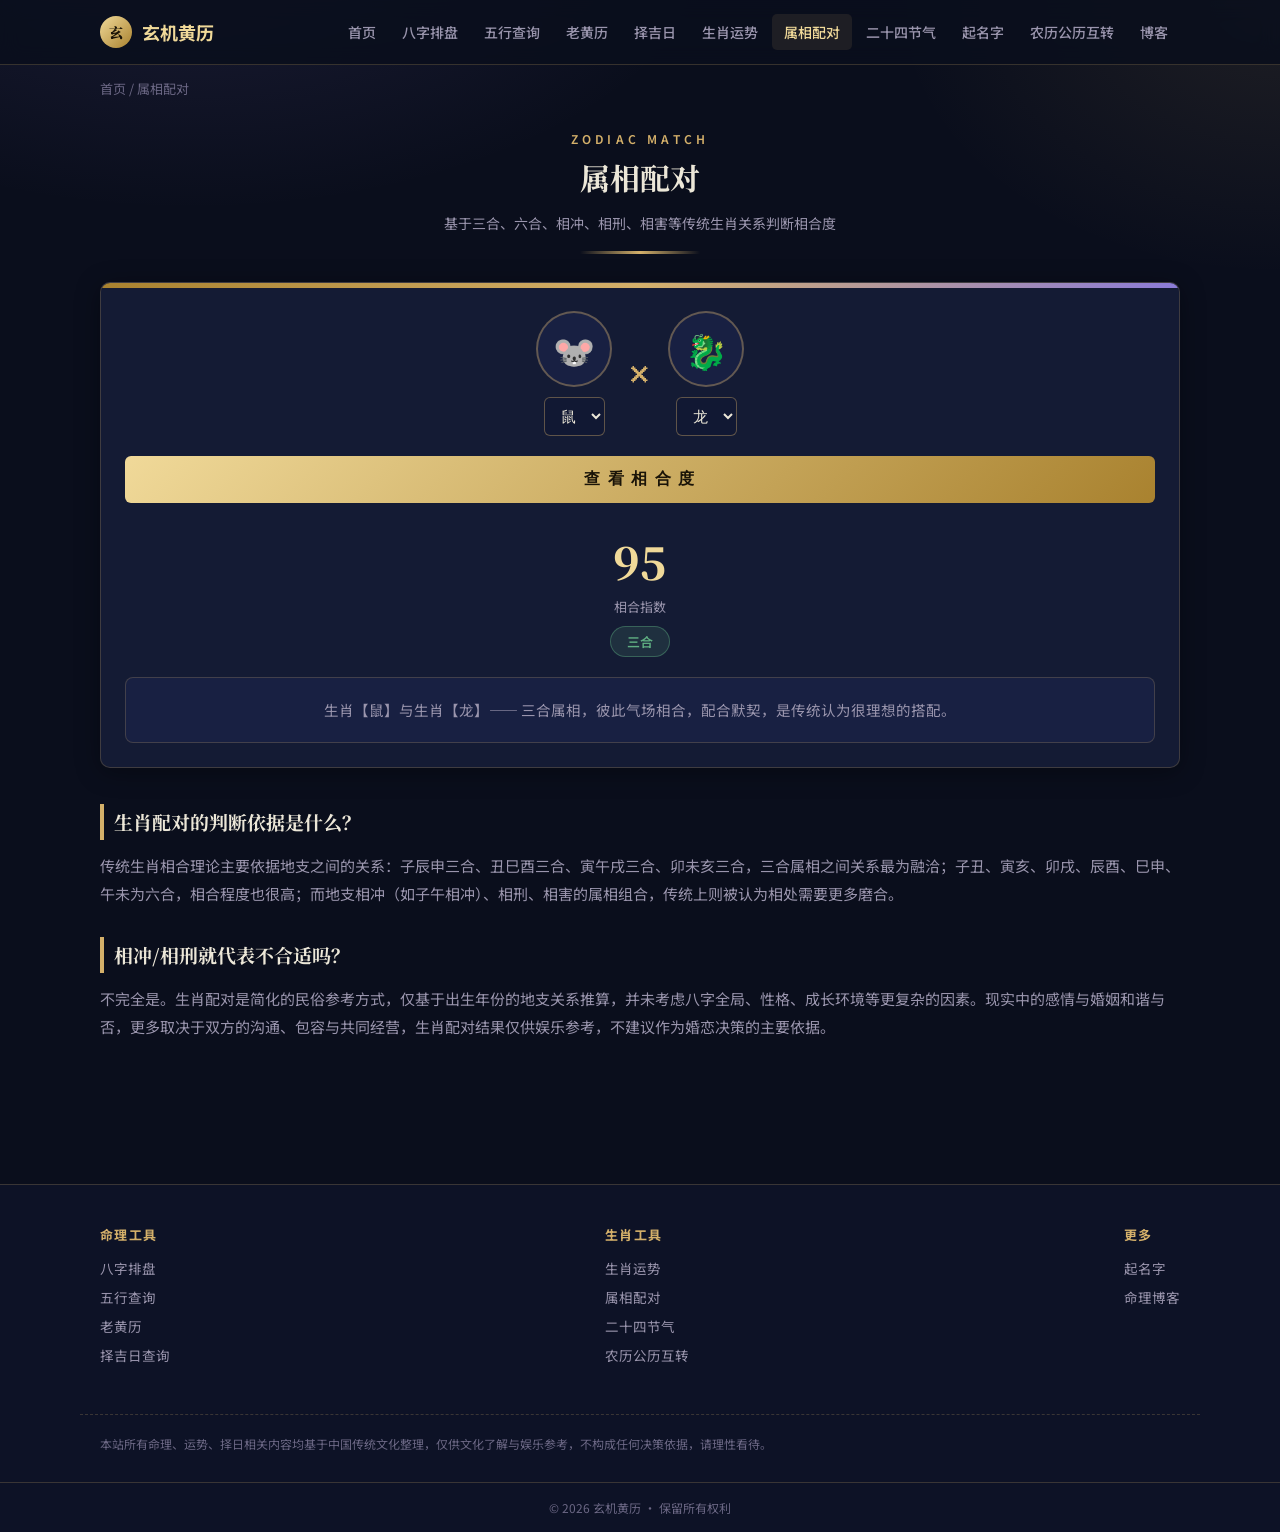
<file: peidui/index.html>
<!DOCTYPE html>
<html lang="zh-CN">
<head>
<meta charset="UTF-8">
<meta name="viewport" content="width=device-width, initial-scale=1.0">
<title>属相配对 - 十二生肖婚配相合度在线查询 | 玄机黄历</title>
<meta name="description" content="免费在线生肖属相配对工具，基于三合、六合、相冲、相刑、相害等传统生肖关系，查询两个属相之间的婚配相合度与相处建议。">
<link rel="preconnect" href="https://fonts.googleapis.com">
<link rel="preconnect" href="https://fonts.gstatic.com" crossorigin>
<link href="https://fonts.googleapis.com/css2?family=Noto+Serif+SC:wght@600;700&family=Noto+Sans+SC:wght@400;500;600;700&display=swap" rel="stylesheet">
<link rel="stylesheet" href="/assets/style.css">
</head>
<body data-page="peidui">

<header id="site-header"></header>
<div class="breadcrumb"><a href="/">首页</a> / 属相配对</div>

<div class="page-wrap">
<div id="lc-tool-root">
<style>
#lc-tool-root{--lc-red:var(--c-red);--lc-gold:var(--c-gold);--lc-gold-light:var(--c-gold-light);--lc-ink:var(--c-ink);--lc-paper:var(--c-paper-card);--lc-paper-2:var(--c-paper-2);--lc-textsoft:var(--c-text-soft);--lc-textfaint:var(--c-text-faint);font-family:"Noto Sans SC",sans-serif;color:var(--lc-ink);}
#lc-tool-root *{box-sizing:border-box;}
#lc-tool-root .lc-serif{font-family:"Noto Serif SC",serif;}
#lc-tool-root .lc-header{text-align:center;padding:8px 0 28px;}
#lc-tool-root .lc-header::after{content:"";display:block;width:120px;height:3px;margin:18px auto 0;background:linear-gradient(90deg,transparent,var(--lc-gold),transparent);}
#lc-tool-root .lc-eyebrow{letter-spacing:.35em;font-size:12px;color:var(--lc-gold);font-weight:600;}
#lc-tool-root .lc-title{font-size:30px;font-weight:700;margin:8px 0 6px;}
#lc-tool-root .lc-sub{font-size:14px;color:var(--lc-textsoft);}
#lc-tool-root .lc-card{background:var(--lc-paper);border:1px solid var(--c-border);border-radius:10px;box-shadow:0 4px 24px rgba(0,0,0,.35);overflow:hidden;position:relative;}
#lc-tool-root .lc-card::before{content:"";position:absolute;top:0;left:0;right:0;height:5px;background:linear-gradient(90deg,var(--lc-gold-dark,#a9822f),var(--lc-gold),var(--c-purple));}
#lc-tool-root .lc-panel{padding:28px 24px 24px;}
#lc-tool-root .lc-picker-row{display:flex;align-items:center;gap:16px;margin-bottom:20px;justify-content:center;flex-wrap:wrap;}
#lc-tool-root .lc-picker{text-align:center;}
#lc-tool-root .lc-picker .pk-emoji{width:76px;height:76px;border-radius:50%;background:var(--lc-paper-2);border:2px solid var(--c-border-strong);display:flex;align-items:center;justify-content:center;font-size:34px;margin:0 auto 10px;}
#lc-tool-root select{padding:9px 12px;border:1px solid var(--c-border-strong);border-radius:6px;background:var(--c-bg-3);font-size:15px;color:var(--lc-ink);}
#lc-tool-root .lc-plus{font-size:24px;color:var(--lc-gold);}
#lc-tool-root .lc-btn{display:block;width:100%;padding:13px;background:linear-gradient(135deg,var(--lc-gold-light),var(--lc-gold-dark,#a9822f));color:#1a1408;border:none;border-radius:6px;font-size:16px;font-weight:700;letter-spacing:.1em;cursor:pointer;}
#lc-tool-root .lc-result{margin-top:26px;display:none;}
#lc-tool-root .lc-result.show{display:block;}
#lc-tool-root .lc-score-wrap{text-align:center;margin-bottom:20px;}
#lc-tool-root .lc-score{font-size:44px;font-weight:800;color:var(--lc-gold-light);font-family:"Noto Serif SC",serif;}
#lc-tool-root .lc-score-label{font-size:13px;color:var(--lc-textsoft);margin-top:4px;}
#lc-tool-root .lc-rel-tag{display:inline-block;margin-top:10px;padding:5px 16px;border-radius:20px;font-size:13px;font-weight:600;}
#lc-tool-root .lc-rel-tag.great{background:rgba(95,174,130,.15);color:#5fae82;border:1px solid rgba(95,174,130,.4);}
#lc-tool-root .lc-rel-tag.normal,#lc-tool-root .lc-rel-tag.neutral{background:rgba(212,176,106,.12);color:var(--lc-gold-light);border:1px solid var(--c-border-strong);}
#lc-tool-root .lc-rel-tag.caution{background:rgba(212,176,106,.12);color:#e0a94a;border:1px solid rgba(224,169,74,.4);}
#lc-tool-root .lc-rel-tag.bad{background:rgba(198,93,74,.12);color:var(--lc-red);border:1px solid rgba(198,93,74,.4);}
#lc-tool-root .lc-desc{background:var(--lc-paper-2);border:1px solid var(--c-border);border-radius:8px;padding:18px 20px;font-size:14.5px;line-height:1.9;color:var(--lc-textsoft);text-align:center;}
#lc-tool-root .lc-article{margin-top:36px;font-size:15px;line-height:1.9;color:var(--lc-textsoft);}
#lc-tool-root .lc-article h2{font-size:19px;color:var(--lc-ink);border-left:4px solid var(--lc-gold);padding-left:10px;margin:28px 0 12px;}
#lc-tool-root .lc-article p{margin:0 0 12px;}
</style>

<div class="lc-header">
  <div class="lc-eyebrow">ZODIAC MATCH</div>
  <h1 class="lc-title lc-serif">属相配对</h1>
  <p class="lc-sub">基于三合、六合、相冲、相刑、相害等传统生肖关系判断相合度</p>
</div>

<div class="lc-card">
  <div class="lc-panel">
    <div class="lc-picker-row">
      <div class="lc-picker">
        <div class="pk-emoji" id="pd-emoji-a">🐭</div>
        <select id="pd-a"></select>
      </div>
      <div class="lc-plus">✕</div>
      <div class="lc-picker">
        <div class="pk-emoji" id="pd-emoji-b">🐉</div>
        <select id="pd-b"></select>
      </div>
    </div>
    <button class="lc-btn" onclick="pdCalc()">查 看 相 合 度</button>

    <div class="lc-result" id="pd-result">
      <div class="lc-score-wrap">
        <div class="lc-score" id="pd-score"></div>
        <div class="lc-score-label">相合指数</div>
        <div class="lc-rel-tag" id="pd-rel-tag"></div>
      </div>
      <div class="lc-desc" id="pd-desc"></div>
    </div>
  </div>
</div>

<div class="lc-article">
  <h2 class="lc-serif">生肖配对的判断依据是什么？</h2>
  <p>传统生肖相合理论主要依据地支之间的关系：子辰申三合、丑巳酉三合、寅午戌三合、卯未亥三合，三合属相之间关系最为融洽；子丑、寅亥、卯戌、辰酉、巳申、午未为六合，相合程度也很高；而地支相冲（如子午相冲）、相刑、相害的属相组合，传统上则被认为相处需要更多磨合。</p>
  <h2 class="lc-serif">相冲/相刑就代表不合适吗？</h2>
  <p>不完全是。生肖配对是简化的民俗参考方式，仅基于出生年份的地支关系推算，并未考虑八字全局、性格、成长环境等更复杂的因素。现实中的感情与婚姻和谐与否，更多取决于双方的沟通、包容与共同经营，生肖配对结果仅供娱乐参考，不建议作为婚恋决策的主要依据。</p>
</div>

</div>
</div>

<script src="/assets/mingli-core.js"></script>
<script>
(function(){
"use strict";
var $=function(id){return document.getElementById(id);};
var EMOJI={鼠:"🐭",牛:"🐮",虎:"🐯",兔:"🐰",龙:"🐉",蛇:"🐍",马:"🐴",羊:"🐑",猴:"🐵",鸡:"🐔",狗:"🐶",猪:"🐷"};

function init(){
  var animals=window.MingliCore.Animals;
  var a=$("pd-a"),b=$("pd-b");
  animals.forEach(function(x){
    var o1=document.createElement("option");o1.value=x;o1.textContent=x;a.appendChild(o1);
    var o2=document.createElement("option");o2.value=x;o2.textContent=x;b.appendChild(o2);
  });
  a.value="鼠";b.value="龙";
  a.addEventListener("change",function(){$("pd-emoji-a").textContent=EMOJI[a.value];});
  b.addEventListener("change",function(){$("pd-emoji-b").textContent=EMOJI[b.value];});
}
init();

window.pdCalc=function(){
  var a=$("pd-a").value,b=$("pd-b").value;
  var rel=window.MingliCore.getZodiacRelation(a,b);
  $("pd-score").textContent=rel.score;
  var tagEl=$("pd-rel-tag");
  tagEl.className="lc-rel-tag "+rel.level;
  tagEl.textContent=rel.label;
  $("pd-desc").textContent="生肖【"+a+"】与生肖【"+b+"】—— "+rel.desc;
  $("pd-result").classList.add("show");
};
pdCalc();
})();
</script>

<footer id="site-footer"></footer>
<script src="/assets/nav.js"></script>
</body>
</html>
</file>
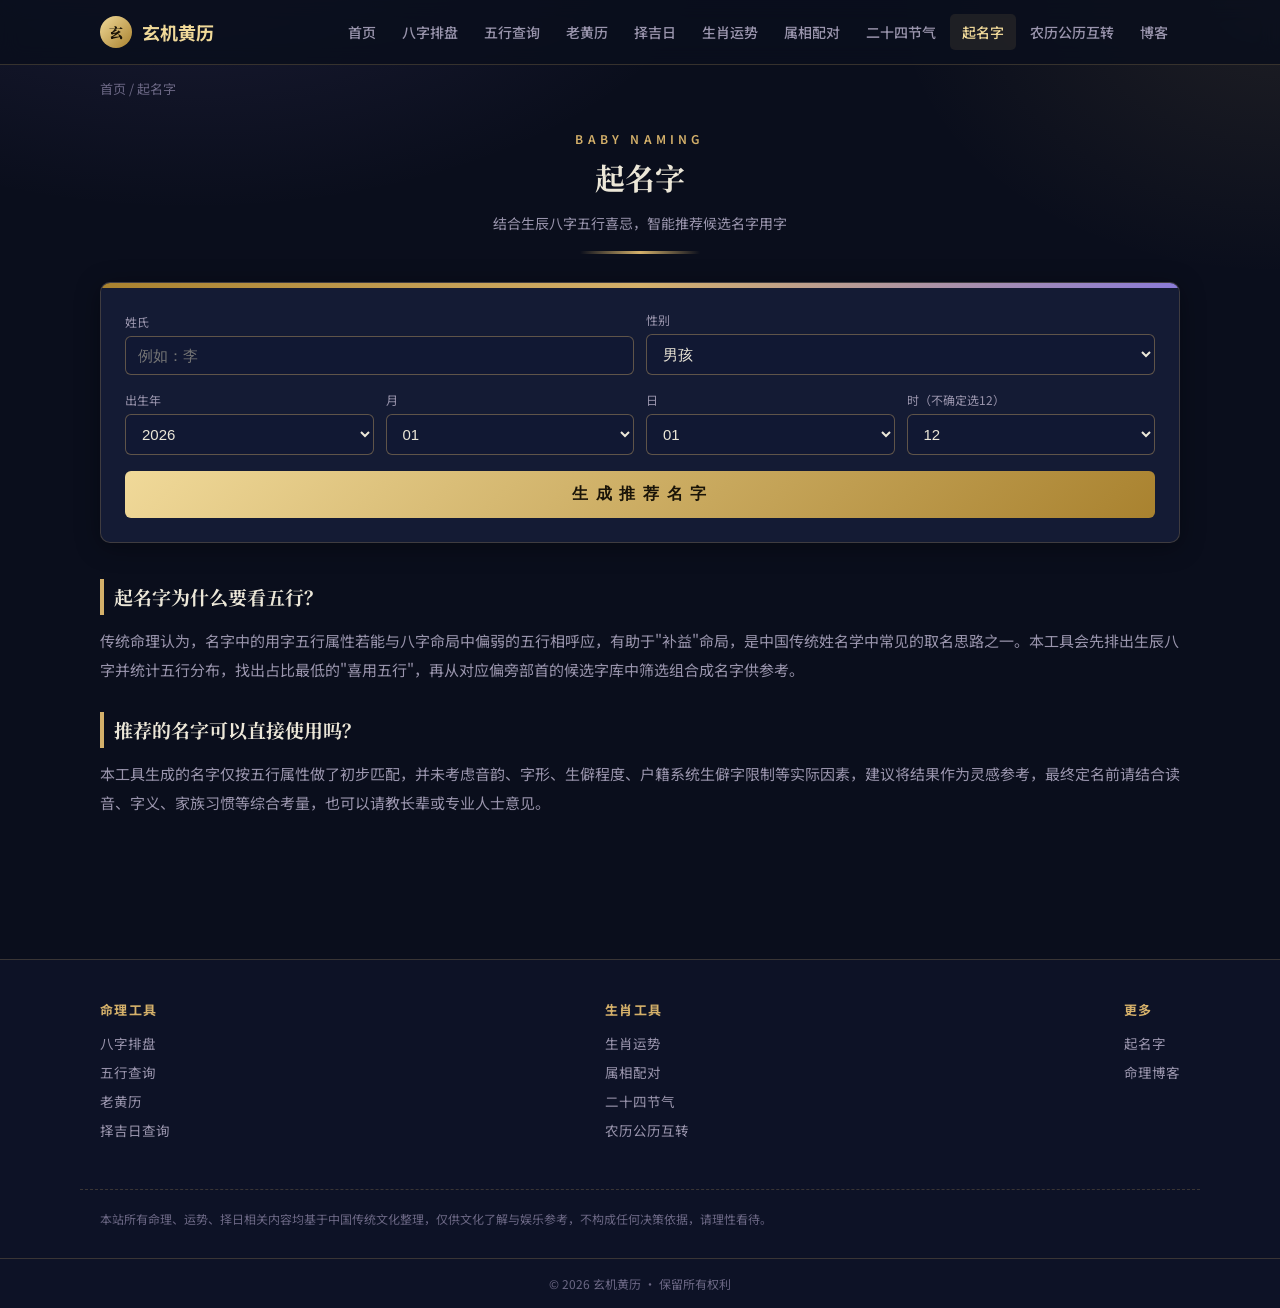
<file: qiming/index.html>
<!DOCTYPE html>
<html lang="zh-CN">
<head>
<meta charset="UTF-8">
<meta name="viewport" content="width=device-width, initial-scale=1.0">
<title>宝宝起名字 - 结合生辰八字五行喜忌智能推荐好名字 | 玄机黄历</title>
<meta name="description" content="免费在线宝宝起名工具，输入出生年月日时，自动分析八字五行强弱，找出五行喜用，并按喜用五行智能推荐带有对应偏旁寓意的候选名字。">
<link rel="preconnect" href="https://fonts.googleapis.com">
<link rel="preconnect" href="https://fonts.gstatic.com" crossorigin>
<link href="https://fonts.googleapis.com/css2?family=Noto+Serif+SC:wght@600;700&family=Noto+Sans+SC:wght@400;500;600;700&display=swap" rel="stylesheet">
<link rel="stylesheet" href="/assets/style.css">
</head>
<body data-page="qiming">

<header id="site-header"></header>
<div class="breadcrumb"><a href="/">首页</a> / 起名字</div>

<div class="page-wrap">
<div id="lc-tool-root">
<style>
#lc-tool-root{--lc-red:var(--c-red);--lc-gold:var(--c-gold);--lc-gold-light:var(--c-gold-light);--lc-ink:var(--c-ink);--lc-paper:var(--c-paper-card);--lc-paper-2:var(--c-paper-2);--lc-textsoft:var(--c-text-soft);--lc-textfaint:var(--c-text-faint);font-family:"Noto Sans SC",sans-serif;color:var(--lc-ink);}
#lc-tool-root *{box-sizing:border-box;}
#lc-tool-root .lc-serif{font-family:"Noto Serif SC",serif;}
#lc-tool-root .lc-header{text-align:center;padding:8px 0 28px;}
#lc-tool-root .lc-header::after{content:"";display:block;width:120px;height:3px;margin:18px auto 0;background:linear-gradient(90deg,transparent,var(--lc-gold),transparent);}
#lc-tool-root .lc-eyebrow{letter-spacing:.35em;font-size:12px;color:var(--lc-gold);font-weight:600;}
#lc-tool-root .lc-title{font-size:30px;font-weight:700;margin:8px 0 6px;}
#lc-tool-root .lc-sub{font-size:14px;color:var(--lc-textsoft);}
#lc-tool-root .lc-card{background:var(--lc-paper);border:1px solid var(--c-border);border-radius:10px;box-shadow:0 4px 24px rgba(0,0,0,.35);overflow:hidden;position:relative;}
#lc-tool-root .lc-card::before{content:"";position:absolute;top:0;left:0;right:0;height:5px;background:linear-gradient(90deg,var(--lc-gold-dark,#a9822f),var(--lc-gold),var(--c-purple));}
#lc-tool-root .lc-panel{padding:28px 24px 24px;}
#lc-tool-root .lc-row{display:flex;gap:12px;flex-wrap:wrap;align-items:flex-end;margin-bottom:16px;}
#lc-tool-root .lc-field{flex:1;min-width:100px;}
#lc-tool-root .lc-field label{display:block;font-size:12px;color:var(--lc-textsoft);margin-bottom:6px;}
#lc-tool-root select,#lc-tool-root input[type=text]{width:100%;padding:10px 12px;border:1px solid var(--c-border-strong);border-radius:6px;background:var(--c-bg-3);font-size:15px;color:var(--lc-ink);}
#lc-tool-root .lc-btn{display:block;width:100%;padding:13px;background:linear-gradient(135deg,var(--lc-gold-light),var(--lc-gold-dark,#a9822f));color:#1a1408;border:none;border-radius:6px;font-size:16px;font-weight:700;letter-spacing:.1em;cursor:pointer;}
#lc-tool-root .lc-error{color:var(--lc-red);font-size:13px;text-align:center;margin-top:12px;display:none;}
#lc-tool-root .lc-result{margin-top:26px;display:none;}
#lc-tool-root .lc-result.show{display:block;}
#lc-tool-root .lc-summary{background:var(--lc-paper-2);border:1px solid var(--c-border);border-radius:8px;padding:16px 18px;font-size:14px;line-height:1.85;color:var(--lc-textsoft);margin-bottom:20px;}
#lc-tool-root .lc-summary b{color:var(--lc-gold-light);}
#lc-tool-root .lc-name-grid{display:grid;grid-template-columns:repeat(auto-fit,minmax(150px,1fr));gap:12px;}
#lc-tool-root .lc-name-card{background:var(--lc-paper-2);border:1px solid var(--c-border);border-radius:8px;padding:16px;text-align:center;}
#lc-tool-root .lc-name-card .nc-name{font-size:22px;font-weight:700;color:var(--lc-gold-light);font-family:"Noto Serif SC",serif;margin-bottom:8px;}
#lc-tool-root .lc-name-card .nc-meaning{font-size:12px;color:var(--lc-textsoft);line-height:1.7;}
#lc-tool-root .lc-article{margin-top:36px;font-size:15px;line-height:1.9;color:var(--lc-textsoft);}
#lc-tool-root .lc-article h2{font-size:19px;color:var(--lc-ink);border-left:4px solid var(--lc-gold);padding-left:10px;margin:28px 0 12px;}
#lc-tool-root .lc-article p{margin:0 0 12px;}
@media(max-width:600px){#lc-tool-root .lc-row{flex-direction:column;align-items:stretch;}}
</style>

<div class="lc-header">
  <div class="lc-eyebrow">BABY NAMING</div>
  <h1 class="lc-title lc-serif">起名字</h1>
  <p class="lc-sub">结合生辰八字五行喜忌，智能推荐候选名字用字</p>
</div>

<div class="lc-card">
  <div class="lc-panel">
    <div class="lc-row">
      <div class="lc-field"><label>姓氏</label><input type="text" id="qm-surname" placeholder="例如：李" maxlength="2"></div>
      <div class="lc-field"><label>性别</label>
        <select id="qm-gender"><option value="boy">男孩</option><option value="girl">女孩</option></select>
      </div>
    </div>
    <div class="lc-row">
      <div class="lc-field"><label>出生年</label><select id="qm-year"></select></div>
      <div class="lc-field"><label>月</label><select id="qm-month"></select></div>
      <div class="lc-field"><label>日</label><select id="qm-day"></select></div>
      <div class="lc-field"><label>时（不确定选12）</label><select id="qm-hour"></select></div>
    </div>
    <button class="lc-btn" onclick="qmCalc()">生 成 推 荐 名 字</button>
    <div class="lc-error" id="qm-error"></div>

    <div class="lc-result" id="qm-result">
      <div class="lc-summary" id="qm-summary"></div>
      <div class="lc-name-grid" id="qm-names"></div>
    </div>
  </div>
</div>

<div class="lc-article">
  <h2 class="lc-serif">起名字为什么要看五行？</h2>
  <p>传统命理认为，名字中的用字五行属性若能与八字命局中偏弱的五行相呼应，有助于"补益"命局，是中国传统姓名学中常见的取名思路之一。本工具会先排出生辰八字并统计五行分布，找出占比最低的"喜用五行"，再从对应偏旁部首的候选字库中筛选组合成名字供参考。</p>
  <h2 class="lc-serif">推荐的名字可以直接使用吗？</h2>
  <p>本工具生成的名字仅按五行属性做了初步匹配，并未考虑音韵、字形、生僻程度、户籍系统生僻字限制等实际因素，建议将结果作为灵感参考，最终定名前请结合读音、字义、家族习惯等综合考量，也可以请教长辈或专业人士意见。</p>
</div>

</div>
</div>

<script src="/assets/mingli-core.js"></script>
<script>
(function(){
"use strict";
var $=function(id){return document.getElementById(id);};

var NAME_POOL={
  木:{boy:[["林","树木成荫，寓意根基深厚"],["梓","梓树挺拔，寓意茁壮成长"],["栋","栋梁之才"],["楷","楷模端正"],["桐","梧桐引凤，寓意祥瑞"],["柏","坚韧不拔"]],
      girl:[["蕊","花蕊初绽，娇美灵秀"],["萱","忘忧草，寓意舒心顺遂"],["棠","海棠芬芳"],["茉","茉莉清雅"],["筠","竹之青皮，寓意高洁"],["芷","香草，寓意品性高雅"]]},
  火:{boy:[["炎","光明炽热，寓意热情有活力"],["昊","天空广阔，寓意胸怀宽广"],["晟","光明兴盛"],["煜","光耀灿烂"],["炜","光彩明亮"],["旭","旭日东升"]],
      girl:[["晴","晴朗明媚"],["灵","灵动聪慧"],["曦","晨光初现，寓意希望"],["昕","朝阳初升"],["烁","璀璨闪耀"],["炫","光彩夺目"]]},
  土:{boy:[["坤","厚德载物"],["垚","山高地厚，寓意稳重踏实"],["培","培育根基"],["城","坚固厚重"],["岩","岩石坚毅"],["坚","坚定不移"]],
      girl:[["垚","端庄稳重"],["圻","地界安宁"],["埕","温润如玉"],["培","滋养厚积"],["岚","山间雾气，清新雅致"],["嫣","娇美动人"]]},
  金:{boy:[["锐","锐意进取"],["鑫","财源广进，寓意兴旺"],["铭","铭记于心，寓意志向坚定"],["钊","勉励奋进"],["锋","锋芒毕露"],["钧","公正持重"]],
      girl:[["铃","清脆悦耳"],["锦","锦绣前程"],["钰","珍贵如玉"],["鑫","兴旺美好"],["银","纯净美好"],["珊","珊瑚美玉，寓意珍贵"]]},
  水:{boy:[["涛","波涛壮阔，寓意气势不凡"],["泽","恩泽广布"],["淼","水势浩大，寓意胸怀宽广"],["洋","海洋辽阔"],["润","温润如玉"],["清","清正廉洁"]],
      girl:[["涵","内涵丰富"],["雨","润泽万物"],["澜","波澜壮阔，寓意气度不凡"],["汐","潮汐涨落，寓意灵动"],["泓","水深广，寓意才识渊博"],["淑","温柔娴淑"]]}
};

function fillSelect(sel,start,end,pad){sel.innerHTML="";for(var i=start;i<=end;i++){var opt=document.createElement("option");opt.value=i;opt.textContent=pad?String(i).padStart(2,"0"):i;sel.appendChild(opt);}}
function init(){
  fillSelect($("qm-year"),1900,2100,false);$("qm-year").value=new Date().getFullYear();
  fillSelect($("qm-month"),1,12,true);$("qm-month").value=1;
  fillSelect($("qm-day"),1,31,true);$("qm-day").value=1;
  fillSelect($("qm-hour"),0,23,true);$("qm-hour").value=12;
}
init();

window.qmCalc=function(){
  var surname=($("qm-surname").value||"").trim()||"李";
  var gender=$("qm-gender").value;
  var y=parseInt($("qm-year").value,10),m=parseInt($("qm-month").value,10),d=parseInt($("qm-day").value,10),hh=parseInt($("qm-hour").value,10);
  var err=$("qm-error"),res=$("qm-result");
  var chk=new Date(y,m-1,d);
  if(chk.getMonth()!==m-1||chk.getFullYear()!==y){err.textContent="日期不存在，请检查输入";err.style.display="block";res.classList.remove("show");return;}
  err.style.display="none";

  var bz=window.MingliCore.getBazi(y,m,d,hh,0);
  var wx=bz.wuxingCount;
  var order=["木","火","土","金","水"];
  var total=0;for(var i=0;i<order.length;i++)total+=wx[order[i]];
  var minEl=order[0],minVal=wx[order[0]];
  for(i=1;i<order.length;i++){if(wx[order[i]]<minVal){minVal=wx[order[i]];minEl=order[i];}}

  $("qm-summary").innerHTML="生辰八字日主五行为 <b>"+bz.dayMasterEl+"</b>，命局中占比最低的是 <b>"+minEl+"</b>（约"+Math.round(minVal/total*100)+"%），按「缺什么补什么」的传统取名思路，为"+surname+"姓"+(gender==="boy"?"男":"女")+"孩推荐以下带有"+minEl+"属性偏旁的候选用字组合：";

  var pool=NAME_POOL[minEl][gender];
  var shuffled=pool.slice().sort(function(){return Math.random()-0.5;});
  var picks=shuffled.slice(0,6);
  var html="";
  for(i=0;i<picks.length;i++){
    var single=picks[i];
    var second=shuffled[(i+1)%shuffled.length];
    var fullName=surname+single[0]+second[0];
    html+='<div class="lc-name-card"><div class="nc-name">'+fullName+'</div><div class="nc-meaning">'+single[0]+'：'+single[1]+'</div></div>';
  }
  $("qm-names").innerHTML=html;

  res.classList.add("show");
};
})();
</script>

<footer id="site-footer"></footer>
<script src="/assets/nav.js"></script>
</body>
</html>
</file>
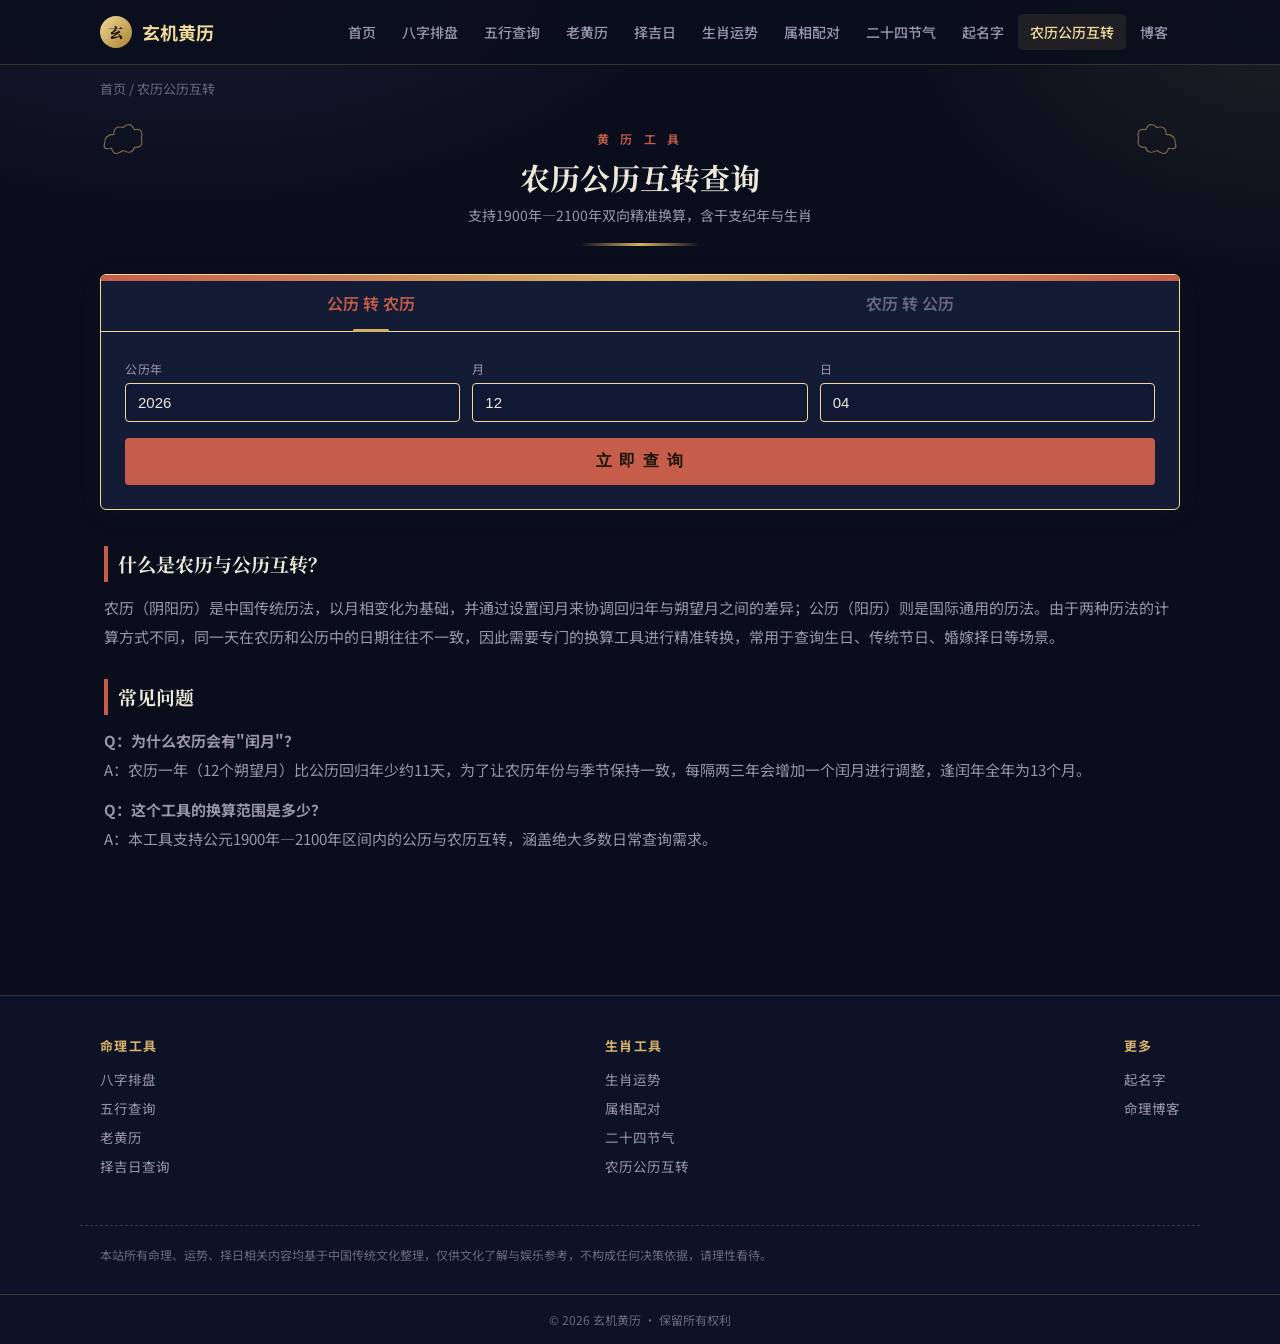
<file: rili-zhuanhuan/index.html>
<!DOCTYPE html>
<html lang="zh-CN">
<head>
<meta charset="UTF-8">
<meta name="viewport" content="width=device-width, initial-scale=1.0">
<title>农历公历互转查询 - 精准换算1900-2100年 | 玄机黄历</title>
<meta name="description" content="免费在线农历公历互转工具，支持1900年至2100年双向精准换算，自动显示干支纪年、生肖、闰月信息，适合查生日、传统节日、择日参考。">
<link rel="preconnect" href="https://fonts.googleapis.com">
<link rel="preconnect" href="https://fonts.gstatic.com" crossorigin>
<link href="https://fonts.googleapis.com/css2?family=Noto+Serif+SC:wght@600;700&family=Noto+Sans+SC:wght@400;500;600;700&display=swap" rel="stylesheet">
<link rel="stylesheet" href="/assets/style.css">
</head>
<body data-page="rili">

<header id="site-header"></header>
<div class="breadcrumb"><a href="/">首页</a> / 农历公历互转</div>

<div class="page-wrap">
<div id="lc-tool-root">

<style>
#lc-tool-root{
  --lc-red:var(--c-red);
  --lc-red-dark:var(--c-red-dark);
  --lc-gold:var(--c-gold);
  --lc-gold-light:var(--c-gold-light);
  --lc-ink:var(--c-ink);
  --lc-paper:var(--c-paper-card);
  --lc-paper-2:var(--c-paper-2);
  --lc-textsoft:var(--c-text-soft);
  --lc-textfaint:var(--c-text-faint);
  font-family:"Noto Sans SC","PingFang SC","Microsoft YaHei",sans-serif;
  color:var(--lc-ink);
}
#lc-tool-root *{box-sizing:border-box;}
#lc-tool-root .lc-serif{font-family:"Noto Serif SC","Songti SC",serif;}

/* 顶部标题区 */
#lc-tool-root .lc-header{
  text-align:center;
  padding:8px 0 28px;
  position:relative;
}
#lc-tool-root .lc-header::after{
  content:"";
  display:block;
  width:120px;height:3px;
  margin:18px auto 0;
  background:linear-gradient(90deg,transparent,var(--lc-gold),transparent);
}
#lc-tool-root .lc-eyebrow{
  letter-spacing:.35em;
  font-size:12px;
  color:var(--lc-red);
  font-weight:600;
}
#lc-tool-root .lc-title{
  font-size:30px;
  font-weight:700;
  margin:8px 0 6px;
  color:var(--lc-ink);
}
#lc-tool-root .lc-sub{
  font-size:14px;
  color:var(--lc-textsoft);
}

/* 云纹角饰 (signature element) */
#lc-tool-root .lc-cloud-corner{
  position:absolute;
  width:46px;height:46px;
  opacity:.55;
}
#lc-tool-root .lc-cloud-corner.tl{top:-6px;left:0;}
#lc-tool-root .lc-cloud-corner.tr{top:-6px;right:0;transform:scaleX(-1);}

/* 主卡片 */
#lc-tool-root .lc-card{
  background:var(--lc-paper);
  border:1px solid var(--lc-gold-light);
  border-radius:6px;
  box-shadow:0 4px 24px rgba(122,26,22,.08);
  position:relative;
  overflow:hidden;
}
#lc-tool-root .lc-card::before{
  content:"";
  position:absolute;top:0;left:0;right:0;height:6px;
  background:linear-gradient(90deg,var(--lc-red),var(--lc-gold),var(--lc-red));
}

/* Tab切换 */
#lc-tool-root .lc-tabs{
  display:flex;
  border-bottom:1px solid var(--lc-gold-light);
}
#lc-tool-root .lc-tab{
  flex:1;
  text-align:center;
  padding:16px 8px;
  cursor:pointer;
  font-size:16px;
  font-weight:600;
  color:var(--lc-textfaint);
  position:relative;
  transition:color .2s;
  user-select:none;
}
#lc-tool-root .lc-tab.active{color:var(--lc-red);}
#lc-tool-root .lc-tab.active::after{
  content:"";
  position:absolute;bottom:-1px;left:50%;
  transform:translateX(-50%);
  width:36px;height:3px;
  background:var(--lc-gold);
  border-radius:2px;
}

/* 表单区 */
#lc-tool-root .lc-panel{padding:28px 24px 24px;display:none;}
#lc-tool-root .lc-panel.active{display:block;}
#lc-tool-root .lc-row{
  display:flex;gap:12px;flex-wrap:wrap;align-items:flex-end;margin-bottom:16px;
}
#lc-tool-root .lc-field{flex:1;min-width:110px;}
#lc-tool-root .lc-field label{
  display:block;font-size:12px;color:var(--lc-textsoft);margin-bottom:6px;letter-spacing:.05em;
}
#lc-tool-root select,#lc-tool-root input[type=number]{
  width:100%;
  padding:10px 12px;
  border:1px solid var(--lc-gold-light);
  border-radius:4px;
  background:var(--c-bg-3);
  font-size:15px;
  color:var(--lc-ink);
  appearance:none;
}
#lc-tool-root select:focus,#lc-tool-root input:focus{
  outline:2px solid var(--lc-gold);
  outline-offset:1px;
}
#lc-tool-root .lc-leap-check{
  display:flex;align-items:center;gap:6px;font-size:13px;color:var(--lc-textsoft);
  min-width:90px;padding-bottom:10px;
}
#lc-tool-root .lc-btn{
  display:block;
  width:100%;
  padding:13px;
  background:var(--lc-red);
  color:#1a1408;
  border:none;
  border-radius:4px;
  font-size:16px;
  font-weight:700;
  letter-spacing:.1em;
  cursor:pointer;
  transition:background .2s,transform .1s;
}
#lc-tool-root .lc-btn:hover{background:var(--lc-red-dark);}
#lc-tool-root .lc-btn:active{transform:scale(.99);}

/* 结果区 */
#lc-tool-root .lc-result{
  margin-top:22px;
  padding:22px;
  background:var(--lc-paper-2);
  border:1px dashed var(--lc-gold);
  border-radius:6px;
  display:none;
}
#lc-tool-root .lc-result.show{display:block;}
#lc-tool-root .lc-result-main{
  text-align:center;
  font-size:26px;
  font-weight:700;
  color:var(--lc-red);
  margin-bottom:4px;
}
#lc-tool-root .lc-result-sub{
  text-align:center;
  font-size:14px;
  color:var(--lc-textsoft);
  margin-bottom:18px;
}
#lc-tool-root .lc-tags{
  display:flex;
  justify-content:center;
  gap:10px;
  flex-wrap:wrap;
}
#lc-tool-root .lc-tag{
  background:var(--c-bg-3);
  border:1px solid var(--lc-gold-light);
  padding:6px 14px;
  border-radius:20px;
  font-size:13px;
  color:var(--lc-ink);
}
#lc-tool-root .lc-tag b{color:var(--lc-red);}
#lc-tool-root .lc-error{
  color:var(--lc-red);
  font-size:13px;
  text-align:center;
  margin-top:12px;
  display:none;
}

/* 说明文字区（利于SEO内容与AdSense广告位） */
#lc-tool-root .lc-article{
  margin-top:36px;
  padding:0 4px;
  font-size:15px;
  line-height:1.9;
  color:var(--lc-textsoft);
}
#lc-tool-root .lc-article h2{
  font-size:19px;
  color:var(--lc-ink);
  border-left:4px solid var(--lc-red);
  padding-left:10px;
  margin:28px 0 12px;
}
#lc-tool-root .lc-article p{margin:0 0 12px;}

@media(max-width:600px){
  #lc-tool-root .lc-title{font-size:24px;}
  #lc-tool-root .lc-row{flex-direction:column;align-items:stretch;}
  #lc-tool-root .lc-leap-check{padding-bottom:6px;}
}
</style>

<div class="lc-header">
  <svg class="lc-cloud-corner tl" viewBox="0 0 100 100"><path d="M10,60 Q10,40 30,40 Q30,20 50,25 Q65,10 75,30 Q95,25 90,50 Q95,70 75,68 Q70,85 50,75 Q30,90 25,70 Q5,75 10,60Z" fill="none" stroke="var(--lc-gold)" stroke-width="2.5"/></svg>
  <svg class="lc-cloud-corner tr" viewBox="0 0 100 100"><path d="M10,60 Q10,40 30,40 Q30,20 50,25 Q65,10 75,30 Q95,25 90,50 Q95,70 75,68 Q70,85 50,75 Q30,90 25,70 Q5,75 10,60Z" fill="none" stroke="var(--lc-gold)" stroke-width="2.5"/></svg>
  <div class="lc-eyebrow">黄 历 工 具</div>
  <h1 class="lc-title lc-serif">农历公历互转查询</h1>
  <div class="lc-sub">支持1900年—2100年双向精准换算，含干支纪年与生肖</div>
</div>

<div class="lc-card">
  <div class="lc-tabs">
    <div class="lc-tab active" data-tab="s2l">公历 转 农历</div>
    <div class="lc-tab" data-tab="l2s">农历 转 公历</div>
  </div>

  <!-- 公历转农历 -->
  <div class="lc-panel active" id="lc-panel-s2l">
    <div class="lc-row">
      <div class="lc-field">
        <label>公历年</label>
        <select id="lc-s-year"></select>
      </div>
      <div class="lc-field">
        <label>月</label>
        <select id="lc-s-month"></select>
      </div>
      <div class="lc-field">
        <label>日</label>
        <select id="lc-s-day"></select>
      </div>
    </div>
    <button class="lc-btn" onclick="lcConvertS2L()">立 即 查 询</button>
    <div class="lc-error" id="lc-s2l-error"></div>
    <div class="lc-result" id="lc-s2l-result">
      <div class="lc-result-main" id="lc-s2l-main"></div>
      <div class="lc-result-sub" id="lc-s2l-sub"></div>
      <div class="lc-tags" id="lc-s2l-tags"></div>
    </div>
  </div>

  <!-- 农历转公历 -->
  <div class="lc-panel" id="lc-panel-l2s">
    <div class="lc-row">
      <div class="lc-field">
        <label>农历年</label>
        <select id="lc-l-year"></select>
      </div>
      <div class="lc-field">
        <label>月</label>
        <select id="lc-l-month"></select>
      </div>
      <div class="lc-field">
        <label>日</label>
        <select id="lc-l-day"></select>
      </div>
      <div class="lc-leap-check">
        <input type="checkbox" id="lc-l-leap"><label for="lc-l-leap" style="margin:0;">闰月</label>
      </div>
    </div>
    <button class="lc-btn" onclick="lcConvertL2S()">立 即 查 询</button>
    <div class="lc-error" id="lc-l2s-error"></div>
    <div class="lc-result" id="lc-l2s-result">
      <div class="lc-result-main" id="lc-l2s-main"></div>
      <div class="lc-result-sub" id="lc-l2s-sub"></div>
      <div class="lc-tags" id="lc-l2s-tags"></div>
    </div>
  </div>
</div>

<!-- SEO内容区：请根据需要补充/替换为原创说明文字，也是放置AdSense广告位的理想位置 -->
<div class="lc-article">
  <h2 class="lc-serif">什么是农历与公历互转？</h2>
  <p>农历（阴阳历）是中国传统历法，以月相变化为基础，并通过设置闰月来协调回归年与朔望月之间的差异；公历（阳历）则是国际通用的历法。由于两种历法的计算方式不同，同一天在农历和公历中的日期往往不一致，因此需要专门的换算工具进行精准转换，常用于查询生日、传统节日、婚嫁择日等场景。</p>
  <h2 class="lc-serif">常见问题</h2>
  <p><b>Q：为什么农历会有"闰月"？</b><br>A：农历一年（12个朔望月）比公历回归年少约11天，为了让农历年份与季节保持一致，每隔两三年会增加一个闰月进行调整，逢闰年全年为13个月。</p>
  <p><b>Q：这个工具的换算范围是多少？</b><br>A：本工具支持公元1900年—2100年区间内的公历与农历互转，涵盖绝大多数日常查询需求。</p>
</div>

</div>

<script>
(function(){
"use strict";

/* ---------- 农历核心算法（1900-2100） ---------- */
var lunarInfo=[0x04bd8,0x04ae0,0x0a570,0x054d5,0x0d260,0x0d950,0x16554,0x056a0,0x09ad0,0x055d2,
0x04ae0,0x0a5b6,0x0a4d0,0x0d250,0x1d255,0x0b540,0x0d6a0,0x0ada2,0x095b0,0x14977,
0x04970,0x0a4b0,0x0b4b5,0x06a50,0x06d40,0x1ab54,0x02b60,0x09570,0x052f2,0x04970,
0x06566,0x0d4a0,0x0ea50,0x06e95,0x05ad0,0x02b60,0x186e3,0x092e0,0x1c8d7,0x0c950,
0x0d4a0,0x1d8a6,0x0b550,0x056a0,0x1a5b4,0x025d0,0x092d0,0x0d2b2,0x0a950,0x0b557,
0x06ca0,0x0b550,0x15355,0x04da0,0x0a5d0,0x14573,0x052d0,0x0a9a8,0x0e950,0x06aa0,
0x0aea6,0x0ab50,0x04b60,0x0aae4,0x0a570,0x05260,0x0f263,0x0d950,0x05b57,0x056a0,
0x096d0,0x04dd5,0x04ad0,0x0a4d0,0x0d4d4,0x0d250,0x0d558,0x0b540,0x0b5a0,0x195a6,
0x095b0,0x049b0,0x0a974,0x0a4b0,0x0b27a,0x06a50,0x06d40,0x0af46,0x0ab60,0x09570,
0x04af5,0x04970,0x064b0,0x074a3,0x0ea50,0x06b58,0x055c0,0x0ab60,0x096d5,0x092e0,
0x0c960,0x0d954,0x0d4a0,0x0da50,0x07552,0x056a0,0x0abb7,0x025d0,0x092d0,0x0cab5,
0x0a950,0x0b4a0,0x0baa4,0x0ad50,0x055d9,0x04ba0,0x0a5b0,0x15176,0x052b0,0x0a930,
0x07954,0x06aa0,0x0ad50,0x05b52,0x04b60,0x0a6e6,0x0a4e0,0x0d260,0x0ea65,0x0d530,
0x05aa0,0x076a3,0x096d0,0x04afb,0x04ad0,0x0a4d0,0x1d0b6,0x0d250,0x0d520,0x0dd45,
0x0b5a0,0x056d0,0x055b2,0x049b0,0x0a577,0x0a4b0,0x0aa50,0x1b255,0x06d20,0x0ada0,
0x14b63,0x09370,0x049f8,0x04970,0x064b0,0x168a6,0x0ea50,0x06b20,0x1a6c4,0x0aae0,
0x0a2e0,0x0d2e3,0x0c960,0x0d557,0x0d4a0,0x0da50,0x05d55,0x056a0,0x0a6d0,0x055d4,
0x052d0,0x0a9b8,0x0a950,0x0b4a0,0x0b6a6,0x0ad50,0x055a0,0x0aba4,0x0a5b0,0x052b0,
0x0b273,0x06930,0x07337,0x06aa0,0x0ad50,0x14b55,0x04b60,0x0a570,0x054e4,0x0d160,
0x0e968,0x0d520,0x0daa0,0x16aa6,0x056d0,0x04ae0,0x0a9d4,0x0a2d0,0x0d150,0x0f252,
0x0d520];

var Gan=["甲","乙","丙","丁","戊","己","庚","辛","壬","癸"];
var Zhi=["子","丑","寅","卯","辰","巳","午","未","申","酉","戌","亥"];
var Animals=["鼠","牛","虎","兔","龙","蛇","马","羊","猴","鸡","狗","猪"];
var nStr1=["日","一","二","三","四","五","六","七","八","九","十"];
var nStr2=["初","十","廿","卅"];

function lYearDays(y){var i,sum=348;for(i=0x8000;i>0x8;i>>=1){sum+=(lunarInfo[y-1900]&i)?1:0;}return sum+leapDays(y);}
function leapMonth(y){return lunarInfo[y-1900]&0xf;}
function leapDays(y){if(leapMonth(y)){return (lunarInfo[y-1900]&0x10000)?30:29;}return 0;}
function monthDays(y,m){if(m>12||m<1)return -1;return (lunarInfo[y-1900]&(0x10000>>m))?30:29;}
function toChinaMonth(m){var s=nStr1[m]+"月";if(m===1)s="正月";if(m===11)s="冬月";if(m===12)s="腊月";return s;}
function toChinaDay(d){var s;if(d===10)s="初十";else if(d===20)s="二十";else if(d===30)s="三十";else s=nStr2[Math.floor(d/10)]+nStr1[d%10];return s;}

function solar2lunar(y,m,d){
  if(y<1900||y>2100)return null;
  var objDate=new Date(y,m-1,d);
  var baseDate=new Date(1900,0,31);
  var offset=Math.floor((objDate-baseDate)/86400000);
  var temp=0,i;
  for(i=1900;i<2101&&offset>0;i++){temp=lYearDays(i);offset-=temp;}
  if(offset<0){offset+=temp;i--;}
  var isLeap=false,lYear=i,leap=leapMonth(i),lMonth=1,lDay;
  for(i=1;i<13&&offset>0;i++){
    if(leap>0&&i===(leap+1)&&!isLeap){--i;isLeap=true;temp=leapDays(lYear);}
    else{temp=monthDays(lYear,i);}
    if(isLeap&&i===(leap+1))isLeap=false;
    offset-=temp;
  }
  if(offset===0&&leap>0&&i===leap+1){
    if(isLeap){isLeap=false;}else{isLeap=true;--i;}
  }
  if(offset<0){offset+=temp;--i;}
  lMonth=i;lDay=offset+1;
  var gzY=(lYear-4)%60;if(gzY<0)gzY+=60;
  var animalIdx=(lYear-4)%12;if(animalIdx<0)animalIdx+=12;
  return{lYear:lYear,lMonth:lMonth,lDay:lDay,isLeap:isLeap,
    ganZhiYear:Gan[gzY%10]+Zhi[gzY%12],animal:Animals[animalIdx],
    lMonthCn:(isLeap?"闰":"")+toChinaMonth(lMonth),lDayCn:toChinaDay(lDay)};
}

function lunar2solar(y,m,isLeap,d){
  if(y<1900||y>2100)return null;
  var offset=0,i;
  for(i=1900;i<y;i++){offset+=lYearDays(i);}
  var leap=leapMonth(y),isAdd=false;
  for(i=1;i<m;i++){
    if(!isAdd){ if(leap<=i&&leap>0){offset+=leapDays(y);isAdd=true;} }
    offset+=monthDays(y,i);
  }
  if(isLeap){offset+=monthDays(y,m);}
  var stmap=Date.UTC(1900,0,31,0,0,0);
  var calObj=new Date((offset+d-1)*86400000+stmap);
  return{y:calObj.getUTCFullYear(),m:calObj.getUTCMonth()+1,d:calObj.getUTCDate()};
}

/* ---------- UI 交互 ---------- */
var $=function(id){return document.getElementById(id);};

function fillSelect(sel,start,end,pad){
  sel.innerHTML="";
  for(var i=start;i<=end;i++){
    var opt=document.createElement("option");
    opt.value=i;
    opt.textContent=pad?String(i).padStart(2,"0"):i;
    sel.appendChild(opt);
  }
}

function initSelectors(){
  var today=new Date();
  fillSelect($("lc-s-year"),1900,2100,false);
  $("lc-s-year").value=today.getFullYear();
  fillSelect($("lc-s-month"),1,12,true);
  $("lc-s-month").value=today.getMonth()+1;
  fillSelect($("lc-s-day"),1,31,true);
  $("lc-s-day").value=today.getDate();

  fillSelect($("lc-l-year"),1900,2100,false);
  $("lc-l-year").value=today.getFullYear();
  fillSelect($("lc-l-month"),1,12,true);
  fillSelect($("lc-l-day"),1,30,true);
}
initSelectors();

/* Tab切换 */
var tabs=document.querySelectorAll("#lc-tool-root .lc-tab");
for(var t=0;t<tabs.length;t++){
  tabs[t].addEventListener("click",function(){
    for(var j=0;j<tabs.length;j++)tabs[j].classList.remove("active");
    this.classList.add("active");
    var name=this.getAttribute("data-tab");
    document.getElementById("lc-panel-s2l").classList.toggle("active",name==="s2l");
    document.getElementById("lc-panel-l2s").classList.toggle("active",name==="l2s");
  });
}

window.lcConvertS2L=function(){
  var y=parseInt($("lc-s-year").value,10),m=parseInt($("lc-s-month").value,10),d=parseInt($("lc-s-day").value,10);
  var err=$("lc-s2l-error"),res=$("lc-s2l-result");
  var chk=new Date(y,m-1,d);
  if(chk.getMonth()!==m-1||chk.getFullYear()!==y){
    err.textContent="日期不存在，请检查输入（例如2月没有30日）";err.style.display="block";res.classList.remove("show");return;
  }
  var r=solar2lunar(y,m,d);
  if(!r){err.textContent="仅支持1900年—2100年范围内的日期查询";err.style.display="block";res.classList.remove("show");return;}
  err.style.display="none";
  $("lc-s2l-main").textContent=r.ganZhiYear+"年 "+r.lMonthCn+r.lDayCn;
  $("lc-s2l-sub").textContent="公历 "+y+"年"+m+"月"+d+"日 对应的农历日期";
  $("lc-s2l-tags").innerHTML=
    '<span class="lc-tag">生肖 <b>'+r.animal+'</b></span>'+
    '<span class="lc-tag">干支纪年 <b>'+r.ganZhiYear+'年</b></span>'+
    (r.isLeap?'<span class="lc-tag">今年为 <b>闰月</b></span>':'');
  res.classList.add("show");
};

window.lcConvertL2S=function(){
  var y=parseInt($("lc-l-year").value,10),m=parseInt($("lc-l-month").value,10),d=parseInt($("lc-l-day").value,10);
  var isLeap=$("lc-l-leap").checked;
  var err=$("lc-l2s-error"),res=$("lc-l2s-result");
  var lm=leapMonth(y);
  if(isLeap&&lm!==m){
    err.textContent=lm?("该年闰月为闰"+toChinaMonth(lm)+"，请重新选择"):"该农历年份没有闰月";
    err.style.display="block";res.classList.remove("show");return;
  }
  var maxDay=isLeap?leapDays(y):monthDays(y,m);
  if(d>maxDay){
    err.textContent="该农历月份最多只有"+maxDay+"天，请重新选择";
    err.style.display="block";res.classList.remove("show");return;
  }
  var r=lunar2solar(y,m,isLeap,d);
  if(!r){err.textContent="仅支持1900年—2100年范围内的日期查询";err.style.display="block";res.classList.remove("show");return;}
  err.style.display="none";
  var gzY=(y-4)%60;if(gzY<0)gzY+=60;
  var animalIdx=(y-4)%12;if(animalIdx<0)animalIdx+=12;
  $("lc-l2s-main").textContent=r.y+"年"+r.m+"月"+r.d+"日";
  $("lc-l2s-sub").textContent="农历 "+Gan[gzY%10]+Zhi[gzY%12]+"年"+(isLeap?"闰":"")+toChinaMonth(m)+toChinaDay(d)+" 对应的公历日期";
  $("lc-l2s-tags").innerHTML=
    '<span class="lc-tag">生肖 <b>'+Animals[animalIdx]+'</b></span>'+
    '<span class="lc-tag">星期 <b>'+["日","一","二","三","四","五","六"][new Date(r.y,r.m-1,r.d).getDay()]+'</b></span>';
  res.classList.add("show");
};

})();
</script>
</div>

<footer id="site-footer"></footer>
<script src="/assets/nav.js"></script>
</body>
</html>
</file>
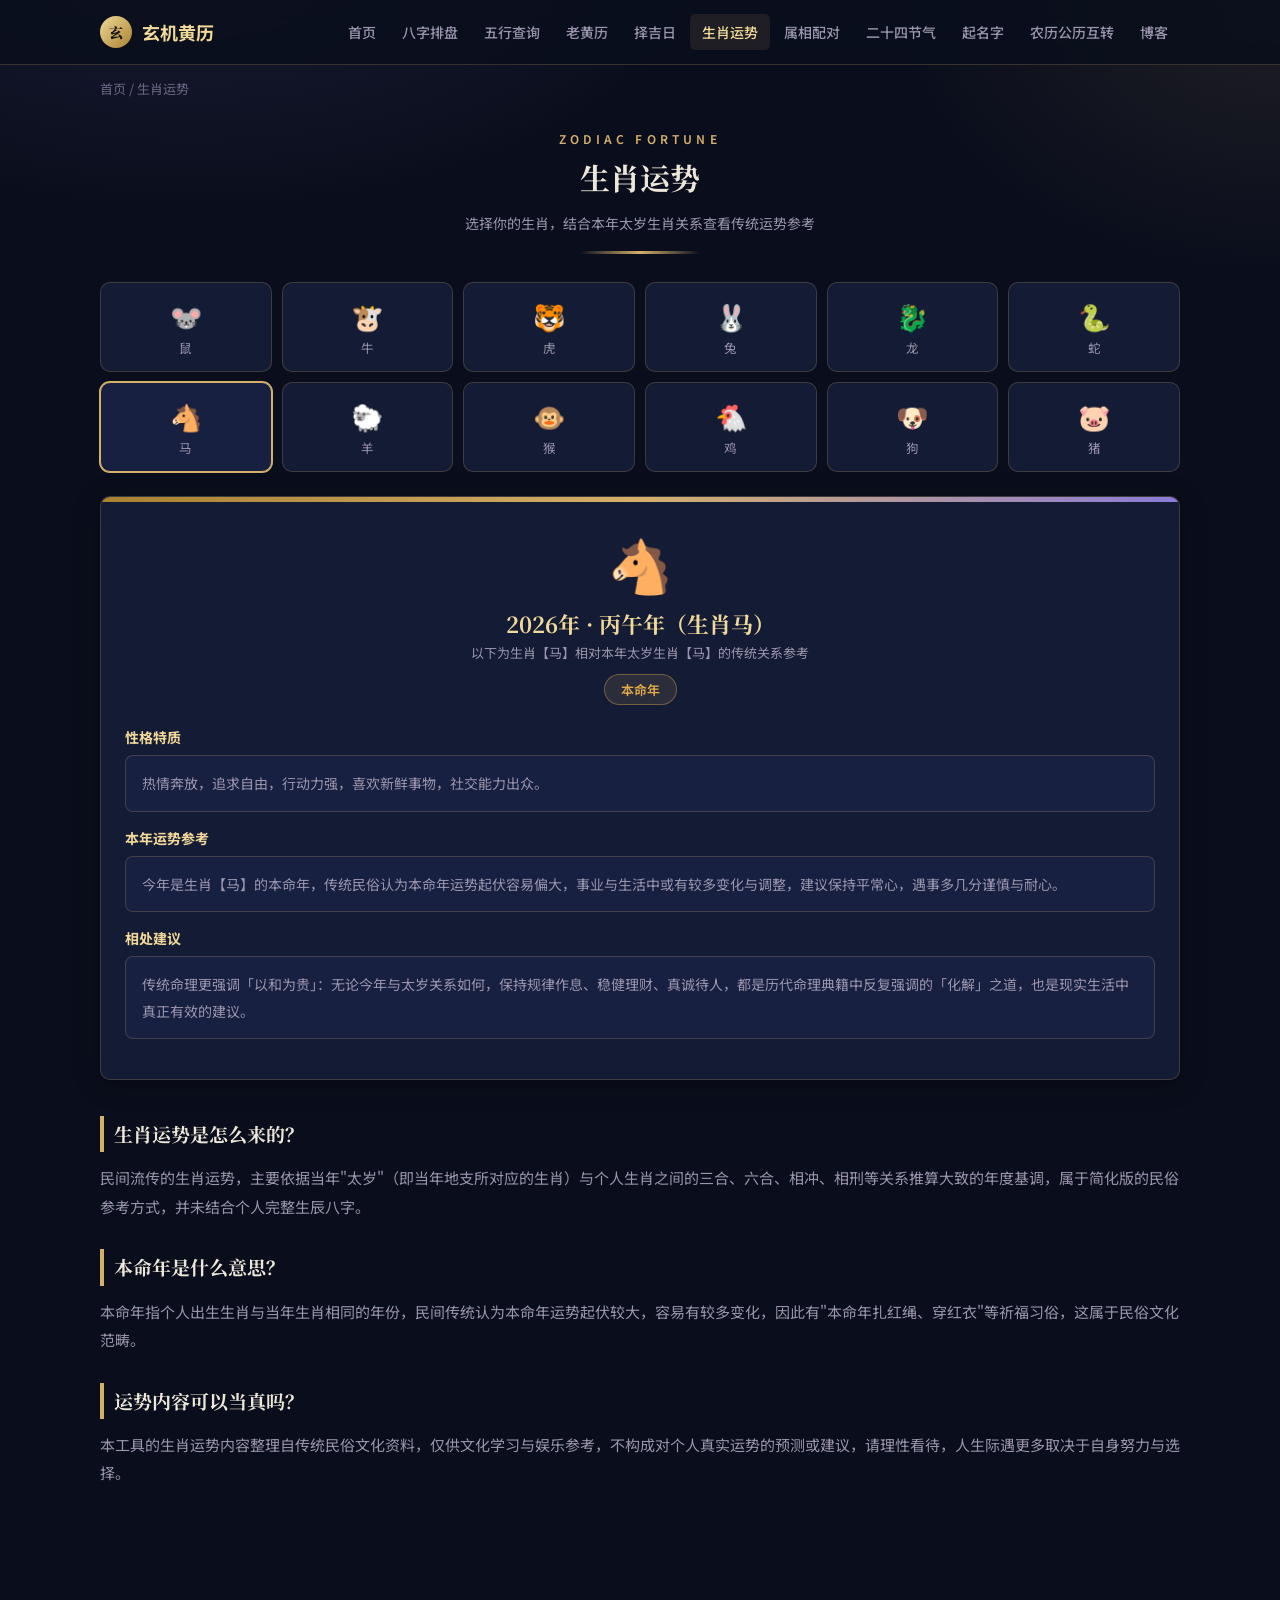
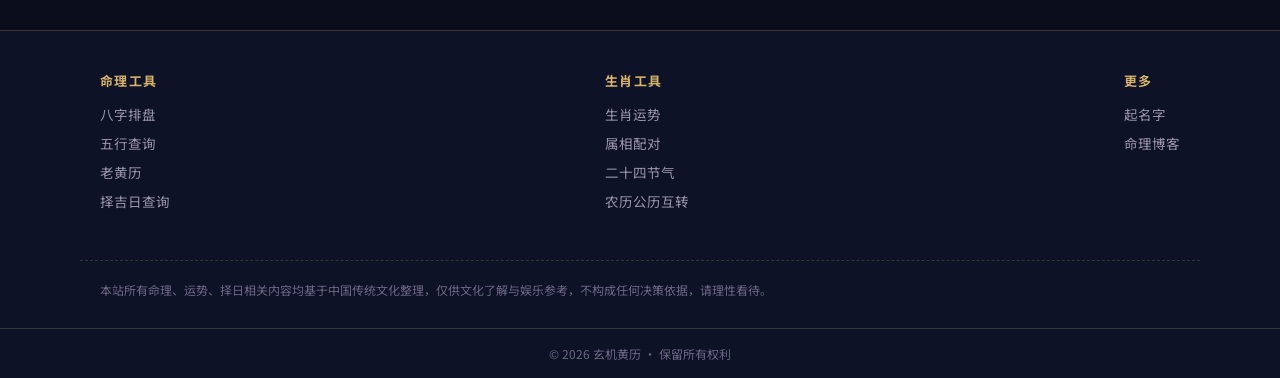
<file: shengxiao/index.html>
<!DOCTYPE html>
<html lang="zh-CN">
<head>
<meta charset="UTF-8">
<meta name="viewport" content="width=device-width, initial-scale=1.0">
<title>生肖运势 - 十二生肖年度运势在线查询 | 玄机黄历</title>
<meta name="description" content="免费在线生肖运势查询工具，结合本年太岁生肖关系，查看十二生肖性格特质与年度运势传统参考，事业财运感情多维解读。">
<link rel="preconnect" href="https://fonts.googleapis.com">
<link rel="preconnect" href="https://fonts.gstatic.com" crossorigin>
<link href="https://fonts.googleapis.com/css2?family=Noto+Serif+SC:wght@600;700&family=Noto+Sans+SC:wght@400;500;600;700&display=swap" rel="stylesheet">
<link rel="stylesheet" href="/assets/style.css">
</head>
<body data-page="shengxiao">

<header id="site-header"></header>
<div class="breadcrumb"><a href="/">首页</a> / 生肖运势</div>

<div class="page-wrap">
<div id="lc-tool-root">
<style>
#lc-tool-root{--lc-red:var(--c-red);--lc-gold:var(--c-gold);--lc-gold-light:var(--c-gold-light);--lc-ink:var(--c-ink);--lc-paper:var(--c-paper-card);--lc-paper-2:var(--c-paper-2);--lc-textsoft:var(--c-text-soft);--lc-textfaint:var(--c-text-faint);font-family:"Noto Sans SC",sans-serif;color:var(--lc-ink);}
#lc-tool-root *{box-sizing:border-box;}
#lc-tool-root .lc-serif{font-family:"Noto Serif SC",serif;}
#lc-tool-root .lc-header{text-align:center;padding:8px 0 28px;}
#lc-tool-root .lc-header::after{content:"";display:block;width:120px;height:3px;margin:18px auto 0;background:linear-gradient(90deg,transparent,var(--lc-gold),transparent);}
#lc-tool-root .lc-eyebrow{letter-spacing:.35em;font-size:12px;color:var(--lc-gold);font-weight:600;}
#lc-tool-root .lc-title{font-size:30px;font-weight:700;margin:8px 0 6px;}
#lc-tool-root .lc-sub{font-size:14px;color:var(--lc-textsoft);}
#lc-tool-root .lc-animal-grid{display:grid;grid-template-columns:repeat(6,1fr);gap:10px;margin-bottom:24px;}
#lc-tool-root .lc-animal-btn{background:var(--lc-paper);border:1px solid var(--c-border);border-radius:10px;padding:14px 4px;text-align:center;cursor:pointer;transition:border-color .15s,transform .15s;}
#lc-tool-root .lc-animal-btn:hover{transform:translateY(-2px);border-color:var(--c-border-strong);}
#lc-tool-root .lc-animal-btn.active{border-color:var(--lc-gold);background:var(--lc-paper-2);box-shadow:0 0 0 1px var(--lc-gold);}
#lc-tool-root .lc-animal-btn .ab-emoji{font-size:26px;}
#lc-tool-root .lc-animal-btn .ab-name{font-size:12.5px;color:var(--lc-textsoft);margin-top:4px;}
#lc-tool-root .lc-card{background:var(--lc-paper);border:1px solid var(--c-border);border-radius:10px;box-shadow:0 4px 24px rgba(0,0,0,.35);overflow:hidden;position:relative;}
#lc-tool-root .lc-card::before{content:"";position:absolute;top:0;left:0;right:0;height:5px;background:linear-gradient(90deg,var(--lc-gold-dark,#a9822f),var(--lc-gold),var(--c-purple));}
#lc-tool-root .lc-panel{padding:28px 24px 24px;}
#lc-tool-root .lc-year-hero{text-align:center;margin-bottom:22px;}
#lc-tool-root .lc-year-hero .yh-emoji{font-size:52px;}
#lc-tool-root .lc-year-hero .yh-name{font-size:22px;font-weight:700;color:var(--lc-gold-light);margin-top:8px;font-family:"Noto Serif SC",serif;}
#lc-tool-root .lc-year-hero .yh-sub{font-size:13px;color:var(--lc-textsoft);margin-top:4px;}
#lc-tool-root .lc-rel-tag{display:inline-block;margin-top:12px;padding:5px 16px;border-radius:20px;font-size:13px;font-weight:600;}
#lc-tool-root .lc-rel-tag.great{background:rgba(95,174,130,.15);color:#5fae82;border:1px solid rgba(95,174,130,.4);}
#lc-tool-root .lc-rel-tag.normal,#lc-tool-root .lc-rel-tag.neutral{background:rgba(212,176,106,.12);color:var(--lc-gold-light);border:1px solid var(--c-border-strong);}
#lc-tool-root .lc-rel-tag.caution{background:rgba(212,176,106,.12);color:#e0a94a;border:1px solid rgba(224,169,74,.4);}
#lc-tool-root .lc-rel-tag.bad{background:rgba(198,93,74,.12);color:var(--lc-red);border:1px solid rgba(198,93,74,.4);}
#lc-tool-root .lc-sec{margin-bottom:16px;}
#lc-tool-root .lc-sec h4{font-size:14px;color:var(--lc-gold-light);margin:0 0 8px;}
#lc-tool-root .lc-sec p{font-size:14px;line-height:1.9;color:var(--lc-textsoft);margin:0;background:var(--lc-paper-2);border:1px solid var(--c-border);border-radius:8px;padding:14px 16px;}
#lc-tool-root .lc-article{margin-top:36px;font-size:15px;line-height:1.9;color:var(--lc-textsoft);}
#lc-tool-root .lc-article h2{font-size:19px;color:var(--lc-ink);border-left:4px solid var(--lc-gold);padding-left:10px;margin:28px 0 12px;}
#lc-tool-root .lc-article p{margin:0 0 12px;}
@media(max-width:600px){#lc-tool-root .lc-animal-grid{grid-template-columns:repeat(4,1fr);}}
</style>

<div class="lc-header">
  <div class="lc-eyebrow">ZODIAC FORTUNE</div>
  <h1 class="lc-title lc-serif">生肖运势</h1>
  <p class="lc-sub">选择你的生肖，结合本年太岁生肖关系查看传统运势参考</p>
</div>

<div class="lc-animal-grid" id="sx-grid"></div>

<div class="lc-card">
  <div class="lc-panel">
    <div class="lc-year-hero">
      <div class="yh-emoji" id="sx-year-emoji">🐴</div>
      <div class="yh-name lc-serif" id="sx-year-name"></div>
      <div class="yh-sub" id="sx-year-sub"></div>
      <div class="lc-rel-tag" id="sx-rel-tag"></div>
    </div>
    <div class="lc-sec"><h4>性格特质</h4><p id="sx-trait"></p></div>
    <div class="lc-sec"><h4>本年运势参考</h4><p id="sx-fortune"></p></div>
    <div class="lc-sec"><h4>相处建议</h4><p id="sx-advice"></p></div>
  </div>
</div>

<div class="lc-article">
  <h2 class="lc-serif">生肖运势是怎么来的？</h2>
  <p>民间流传的生肖运势，主要依据当年"太岁"（即当年地支所对应的生肖）与个人生肖之间的三合、六合、相冲、相刑等关系推算大致的年度基调，属于简化版的民俗参考方式，并未结合个人完整生辰八字。</p>
  <h2 class="lc-serif">本命年是什么意思？</h2>
  <p>本命年指个人出生生肖与当年生肖相同的年份，民间传统认为本命年运势起伏较大，容易有较多变化，因此有"本命年扎红绳、穿红衣"等祈福习俗，这属于民俗文化范畴。</p>
  <h2 class="lc-serif">运势内容可以当真吗？</h2>
  <p>本工具的生肖运势内容整理自传统民俗文化资料，仅供文化学习与娱乐参考，不构成对个人真实运势的预测或建议，请理性看待，人生际遇更多取决于自身努力与选择。</p>
</div>

</div>
</div>

<script src="/assets/mingli-core.js"></script>
<script>
(function(){
"use strict";
var $=function(id){return document.getElementById(id);};
var EMOJI={鼠:"🐭",牛:"🐮",虎:"🐯",兔:"🐰",龙:"🐉",蛇:"🐍",马:"🐴",羊:"🐑",猴:"🐵",鸡:"🐔",狗:"🐶",猪:"🐷"};
var TRAITS={
  鼠:"机敏灵活，观察力强，善于把握机会，人缘好但有时略显精明谨慎。",
  牛:"踏实稳重，勤恳务实，做事有耐心和毅力，是值得信赖的合作伙伴。",
  虎:"自信果敢，行动力强，天生具有领导气质，但有时显得较为冲动。",
  兔:"温和细腻，为人谨慎周到，审美出众，擅长处理人际关系中的细节。",
  龙:"气场十足，理想远大，天生带有一种自信与魄力，喜欢挑战与突破。",
  蛇:"聪慧内敛，善于洞察，行事低调而有城府，做事讲究策略与分寸。",
  马:"热情奔放，追求自由，行动力强，喜欢新鲜事物，社交能力出众。",
  羊:"性情温和，富有同理心，审美与艺术感强，重视和谐的人际氛围。",
  猴:"聪明机智，反应敏捷，多才多艺，喜欢新鲜有趣的事物与挑战。",
  鸡:"勤奋自律，做事认真负责，有较强的时间观念和条理性。",
  狗:"忠诚正直，重情重义，责任心强，是可靠的朋友与伙伴。",
  猪:"心地善良，为人真诚，性格随和知足，容易获得他人的信任。"
};
var YEAR_ANIMAL_FALLBACK="马"; // 若年份超出精确计算范围，兜底展示当前默认年生肖

function currentYearAnimalGan(){
  var y=new Date().getFullYear();
  var yz=window.MingliCore.yearGanZhiByYear(y);
  var idx=window.MingliCore.Zhi.indexOf(yz.zhi);
  return{year:y,gan:yz.gan,zhi:yz.zhi,animal:window.MingliCore.Animals[idx]};
}

function initGrid(){
  var animals=window.MingliCore.Animals;
  var grid=$("sx-grid");
  animals.forEach(function(a){
    var btn=document.createElement("div");
    btn.className="lc-animal-btn";
    btn.setAttribute("data-animal",a);
    btn.innerHTML='<div class="ab-emoji">'+EMOJI[a]+'</div><div class="ab-name">'+a+'</div>';
    btn.addEventListener("click",function(){
      document.querySelectorAll("#lc-tool-root .lc-animal-btn").forEach(function(b){b.classList.remove("active");});
      btn.classList.add("active");
      sxCalc(a);
    });
    grid.appendChild(btn);
  });
}
initGrid();

function sxCalc(animal){
  var yInfo=currentYearAnimalGan();
  $("sx-year-emoji").textContent=EMOJI[yInfo.animal];
  $("sx-year-name").textContent=yInfo.year+"年 · "+yInfo.gan+yInfo.zhi+"年（生肖"+yInfo.animal+"）";
  $("sx-year-sub").textContent="以下为生肖【"+animal+"】相对本年太岁生肖【"+yInfo.animal+"】的传统关系参考";

  var rel=window.MingliCore.getZodiacRelation(animal,yInfo.animal);
  var tagEl=$("sx-rel-tag");
  var isBenming=(animal===yInfo.animal);
  tagEl.className="lc-rel-tag "+(isBenming?"caution":rel.level);
  tagEl.textContent=isBenming?"本命年":rel.label;

  $("sx-trait").textContent=TRAITS[animal];

  var fortune;
  if(isBenming){
    fortune="今年是生肖【"+animal+"】的本命年，传统民俗认为本命年运势起伏容易偏大，事业与生活中或有较多变化与调整，建议保持平常心，遇事多几分谨慎与耐心。";
  }else if(rel.level==="great"){
    fortune="生肖【"+animal+"】与本年太岁关系为"+rel.label+"，传统说法认为整体运势相对顺遂，人际关系和合作机会较为顺畅，适合主动争取、稳步推进计划。";
  }else if(rel.level==="bad"){
    fortune="生肖【"+animal+"】与本年太岁"+rel.label+"，传统说法提示今年容易遇到一些变动或波折，建议行事更加稳健，重要决定前多做准备，避免冲动。";
  }else if(rel.level==="caution"){
    fortune="生肖【"+animal+"】与本年太岁关系为"+rel.label+"，传统说法认为今年可能存在一些小摩擦或反复，整体仍属平稳，凡事多一份沟通即可化解。";
  }else{
    fortune="生肖【"+animal+"】与本年太岁关系平和，没有明显的相合或相冲迹象，运势总体平稳，发挥空间更多取决于自身的努力与把握。";
  }
  $("sx-fortune").textContent=fortune;
  $("sx-advice").textContent="传统命理更强调「以和为贵」：无论今年与太岁关系如何，保持规律作息、稳健理财、真诚待人，都是历代命理典籍中反复强调的「化解」之道，也是现实生活中真正有效的建议。";

  var heroEl=$("sx-year-emoji").parentElement;
  if(heroEl&&typeof heroEl.scrollIntoView==="function"){
    heroEl.scrollIntoView({behavior:"smooth",block:"nearest"});
  }
}

// 默认展示今年生肖
var todayAnimalIdx=(new Date().getFullYear()-4)%12;if(todayAnimalIdx<0)todayAnimalIdx+=12;
var defaultAnimal=window.MingliCore.Animals[todayAnimalIdx];
document.querySelectorAll("#lc-tool-root .lc-animal-btn").forEach(function(b){
  if(b.getAttribute("data-animal")===defaultAnimal)b.classList.add("active");
});
sxCalc(defaultAnimal);
})();
</script>

<footer id="site-footer"></footer>
<script src="/assets/nav.js"></script>
</body>
</html>
</file>
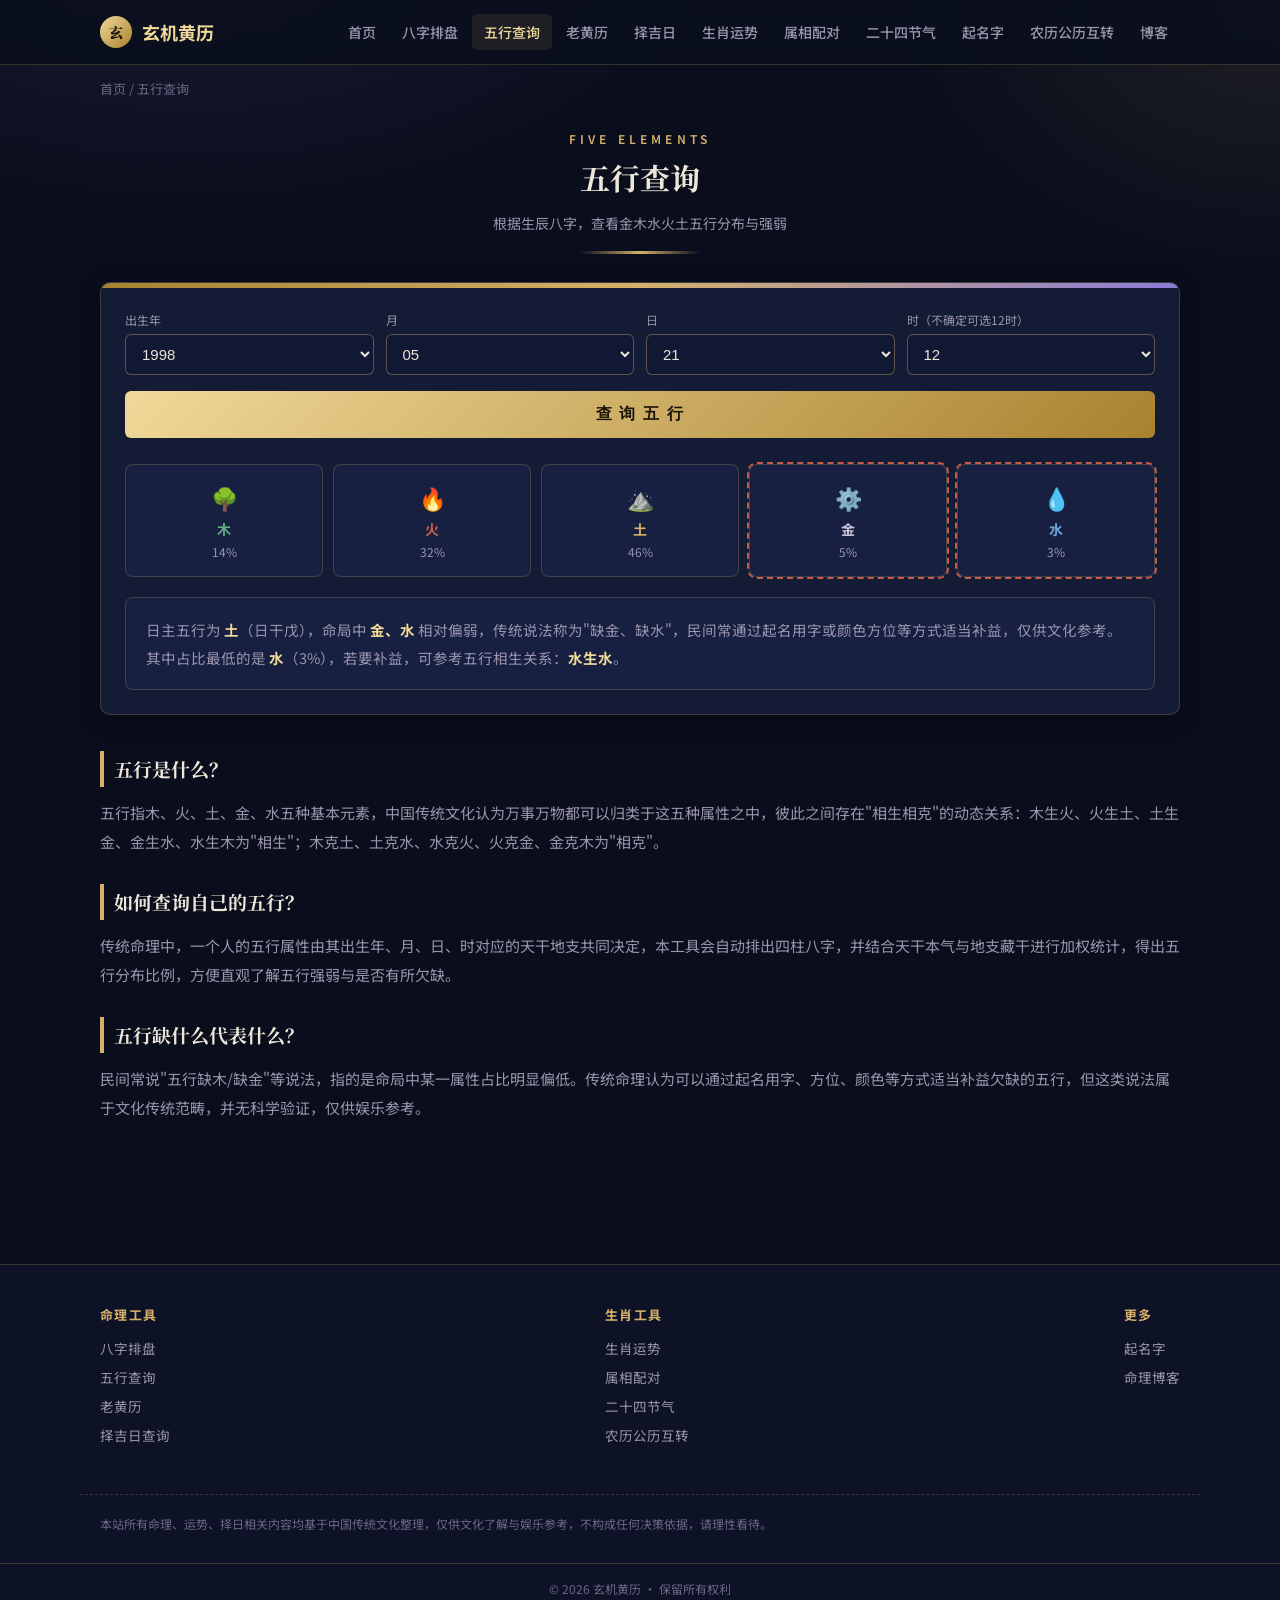
<file: wuxing/index.html>
<!DOCTYPE html>
<html lang="zh-CN">
<head>
<meta charset="UTF-8">
<meta name="viewport" content="width=device-width, initial-scale=1.0">
<title>五行查询 - 生辰八字五行属性/五行缺什么在线查询 | 玄机黄历</title>
<meta name="description" content="免费在线五行查询工具，根据出生年月日时计算八字五行分布，查看金木水火土是否齐全、五行缺什么、五行强弱与喜用五行参考。">
<link rel="preconnect" href="https://fonts.googleapis.com">
<link rel="preconnect" href="https://fonts.gstatic.com" crossorigin>
<link href="https://fonts.googleapis.com/css2?family=Noto+Serif+SC:wght@600;700&family=Noto+Sans+SC:wght@400;500;600;700&display=swap" rel="stylesheet">
<link rel="stylesheet" href="/assets/style.css">
</head>
<body data-page="wuxing">

<header id="site-header"></header>
<div class="breadcrumb"><a href="/">首页</a> / 五行查询</div>

<div class="page-wrap">
<div id="lc-tool-root">
<style>
#lc-tool-root{--lc-red:var(--c-red);--lc-gold:var(--c-gold);--lc-gold-light:var(--c-gold-light);--lc-ink:var(--c-ink);--lc-paper:var(--c-paper-card);--lc-paper-2:var(--c-paper-2);--lc-textsoft:var(--c-text-soft);--lc-textfaint:var(--c-text-faint);font-family:"Noto Sans SC",sans-serif;color:var(--lc-ink);}
#lc-tool-root *{box-sizing:border-box;}
#lc-tool-root .lc-serif{font-family:"Noto Serif SC",serif;}
#lc-tool-root .lc-header{text-align:center;padding:8px 0 28px;}
#lc-tool-root .lc-header::after{content:"";display:block;width:120px;height:3px;margin:18px auto 0;background:linear-gradient(90deg,transparent,var(--lc-gold),transparent);}
#lc-tool-root .lc-eyebrow{letter-spacing:.35em;font-size:12px;color:var(--lc-gold);font-weight:600;}
#lc-tool-root .lc-title{font-size:30px;font-weight:700;margin:8px 0 6px;}
#lc-tool-root .lc-sub{font-size:14px;color:var(--lc-textsoft);}
#lc-tool-root .lc-card{background:var(--lc-paper);border:1px solid var(--c-border);border-radius:10px;box-shadow:0 4px 24px rgba(0,0,0,.35);overflow:hidden;position:relative;}
#lc-tool-root .lc-card::before{content:"";position:absolute;top:0;left:0;right:0;height:5px;background:linear-gradient(90deg,var(--lc-gold-dark,#a9822f),var(--lc-gold),var(--c-purple));}
#lc-tool-root .lc-panel{padding:28px 24px 24px;}
#lc-tool-root .lc-row{display:flex;gap:12px;flex-wrap:wrap;align-items:flex-end;margin-bottom:16px;}
#lc-tool-root .lc-field{flex:1;min-width:110px;}
#lc-tool-root .lc-field label{display:block;font-size:12px;color:var(--lc-textsoft);margin-bottom:6px;}
#lc-tool-root select{width:100%;padding:10px 12px;border:1px solid var(--c-border-strong);border-radius:6px;background:var(--c-bg-3);font-size:15px;color:var(--lc-ink);}
#lc-tool-root .lc-btn{display:block;width:100%;padding:13px;background:linear-gradient(135deg,var(--lc-gold-light),var(--lc-gold-dark,#a9822f));color:#1a1408;border:none;border-radius:6px;font-size:16px;font-weight:700;letter-spacing:.1em;cursor:pointer;}
#lc-tool-root .lc-error{color:var(--lc-red);font-size:13px;text-align:center;margin-top:12px;display:none;}
#lc-tool-root .lc-result{margin-top:26px;display:none;}
#lc-tool-root .lc-result.show{display:block;}
#lc-tool-root .lc-wx-grid{display:grid;grid-template-columns:repeat(5,1fr);gap:10px;margin-bottom:20px;}
#lc-tool-root .lc-wx-cell{background:var(--lc-paper-2);border:1px solid var(--c-border);border-radius:8px;padding:16px 6px;text-align:center;}
#lc-tool-root .lc-wx-cell .wx-ic{font-size:22px;margin-bottom:6px;}
#lc-tool-root .lc-wx-cell .wx-name{font-size:14px;font-weight:700;margin-bottom:4px;}
#lc-tool-root .lc-wx-cell .wx-pct{font-size:12px;color:var(--lc-textsoft);}
#lc-tool-root .lc-wx-cell.weak{outline:2px dashed var(--lc-red);}
#lc-tool-root .lc-summary{background:var(--lc-paper-2);border:1px solid var(--c-border);border-radius:8px;padding:18px 20px;font-size:14.5px;line-height:1.9;color:var(--lc-textsoft);}
#lc-tool-root .lc-summary b{color:var(--lc-gold-light);}
#lc-tool-root .lc-article{margin-top:36px;font-size:15px;line-height:1.9;color:var(--lc-textsoft);}
#lc-tool-root .lc-article h2{font-size:19px;color:var(--lc-ink);border-left:4px solid var(--lc-gold);padding-left:10px;margin:28px 0 12px;}
#lc-tool-root .lc-article p{margin:0 0 12px;}
@media(max-width:600px){#lc-tool-root .lc-row{flex-direction:column;align-items:stretch;}#lc-tool-root .lc-wx-grid{grid-template-columns:repeat(5,1fr);gap:6px;}#lc-tool-root .lc-wx-cell{padding:10px 2px;}#lc-tool-root .lc-wx-cell .wx-name{font-size:12px;}}
</style>

<div class="lc-header">
  <div class="lc-eyebrow">FIVE ELEMENTS</div>
  <h1 class="lc-title lc-serif">五行查询</h1>
  <p class="lc-sub">根据生辰八字，查看金木水火土五行分布与强弱</p>
</div>

<div class="lc-card">
  <div class="lc-panel">
    <div class="lc-row">
      <div class="lc-field"><label>出生年</label><select id="wx-year"></select></div>
      <div class="lc-field"><label>月</label><select id="wx-month"></select></div>
      <div class="lc-field"><label>日</label><select id="wx-day"></select></div>
      <div class="lc-field"><label>时（不确定可选12时）</label><select id="wx-hour"></select></div>
    </div>
    <button class="lc-btn" onclick="wxCalc()">查 询 五 行</button>
    <div class="lc-error" id="wx-error"></div>
    <div class="lc-result" id="wx-result">
      <div class="lc-wx-grid" id="wx-grid"></div>
      <div class="lc-summary" id="wx-summary"></div>
    </div>
  </div>
</div>

<div class="lc-article">
  <h2 class="lc-serif">五行是什么？</h2>
  <p>五行指木、火、土、金、水五种基本元素，中国传统文化认为万事万物都可以归类于这五种属性之中，彼此之间存在"相生相克"的动态关系：木生火、火生土、土生金、金生水、水生木为"相生"；木克土、土克水、水克火、火克金、金克木为"相克"。</p>
  <h2 class="lc-serif">如何查询自己的五行？</h2>
  <p>传统命理中，一个人的五行属性由其出生年、月、日、时对应的天干地支共同决定，本工具会自动排出四柱八字，并结合天干本气与地支藏干进行加权统计，得出五行分布比例，方便直观了解五行强弱与是否有所欠缺。</p>
  <h2 class="lc-serif">五行缺什么代表什么？</h2>
  <p>民间常说"五行缺木/缺金"等说法，指的是命局中某一属性占比明显偏低。传统命理认为可以通过起名用字、方位、颜色等方式适当补益欠缺的五行，但这类说法属于文化传统范畴，并无科学验证，仅供娱乐参考。</p>
</div>

</div>
</div>

<script src="/assets/mingli-core.js"></script>
<script>
(function(){
"use strict";
var $=function(id){return document.getElementById(id);};
var WX_ICON={木:"🌳",火:"🔥",土:"⛰️",金:"⚙️",水:"💧"};
var WX_COLOR={木:"#5fae82",火:"#c65d4a",土:"#d4b06a",金:"#c9c4d8",水:"#6ba8d8"};
var SHENG={木:"火",火:"土",土:"金",金:"水",水:"木"};

function fillSelect(sel,start,end,pad){
  sel.innerHTML="";
  for(var i=start;i<=end;i++){var opt=document.createElement("option");opt.value=i;opt.textContent=pad?String(i).padStart(2,"0"):i;sel.appendChild(opt);}
}
function init(){
  fillSelect($("wx-year"),1900,2100,false);$("wx-year").value=1998;
  fillSelect($("wx-month"),1,12,true);$("wx-month").value=5;
  fillSelect($("wx-day"),1,31,true);$("wx-day").value=21;
  fillSelect($("wx-hour"),0,23,true);$("wx-hour").value=12;
}
init();

window.wxCalc=function(){
  var y=parseInt($("wx-year").value,10),m=parseInt($("wx-month").value,10),d=parseInt($("wx-day").value,10),hh=parseInt($("wx-hour").value,10);
  var err=$("wx-error"),res=$("wx-result");
  var chk=new Date(y,m-1,d);
  if(chk.getMonth()!==m-1||chk.getFullYear()!==y){err.textContent="日期不存在，请检查输入";err.style.display="block";res.classList.remove("show");return;}
  if(y<1900||y>2100){err.textContent="仅支持1900年—2100年范围内的日期";err.style.display="block";res.classList.remove("show");return;}
  err.style.display="none";
  var bz=window.MingliCore.getBazi(y,m,d,hh,0);
  var wx=bz.wuxingCount;
  var order=["木","火","土","金","水"];
  var total=0;for(var i=0;i<order.length;i++)total+=wx[order[i]];
  var minEl=order[0],minVal=wx[order[0]];
  for(i=1;i<order.length;i++){if(wx[order[i]]<minVal){minVal=wx[order[i]];minEl=order[i];}}
  var lacking=order.filter(function(k){return wx[k]<total*0.08;});

  var html="";
  for(i=0;i<order.length;i++){
    var k=order[i];
    var pct=total>0?Math.round(wx[k]/total*100):0;
    var weakCls=(lacking.indexOf(k)>=0)?" weak":"";
    html+='<div class="lc-wx-cell'+weakCls+'"><div class="wx-ic">'+WX_ICON[k]+'</div><div class="wx-name" style="color:'+WX_COLOR[k]+';">'+k+'</div><div class="wx-pct">'+pct+'%</div></div>';
  }
  $("wx-grid").innerHTML=html;

  var summary="";
  summary+="日主五行为 <b>"+bz.dayMasterEl+"</b>（日干"+bz.day.gan+"），";
  if(lacking.length===0){
    summary+="八字中金木水火土五行分布相对齐全，没有明显缺失的属性。";
  }else{
    summary+="命局中 <b>"+lacking.join("、")+"</b> 相对偏弱，传统说法称为"+(lacking.length===1?("\"五行缺"+lacking[0]+"\""):("\""+lacking.map(function(x){return"缺"+x;}).join("、")+"\""))+"，民间常通过起名用字或颜色方位等方式适当补益，仅供文化参考。";
  }
  summary+="<br>其中占比最低的是 <b>"+minEl+"</b>（"+Math.round(wx[minEl]/total*100)+"%），若要补益，可参考五行相生关系：<b>"+SHENG[minEl==="木"?"水":minEl==="火"?"木":minEl==="土"?"火":minEl==="金"?"土":"金"]+"生"+minEl+"</b>。";
  $("wx-summary").innerHTML=summary;

  res.classList.add("show");
};
wxCalc();
})();
</script>

<footer id="site-footer"></footer>
<script src="/assets/nav.js"></script>
</body>
</html>
</file>
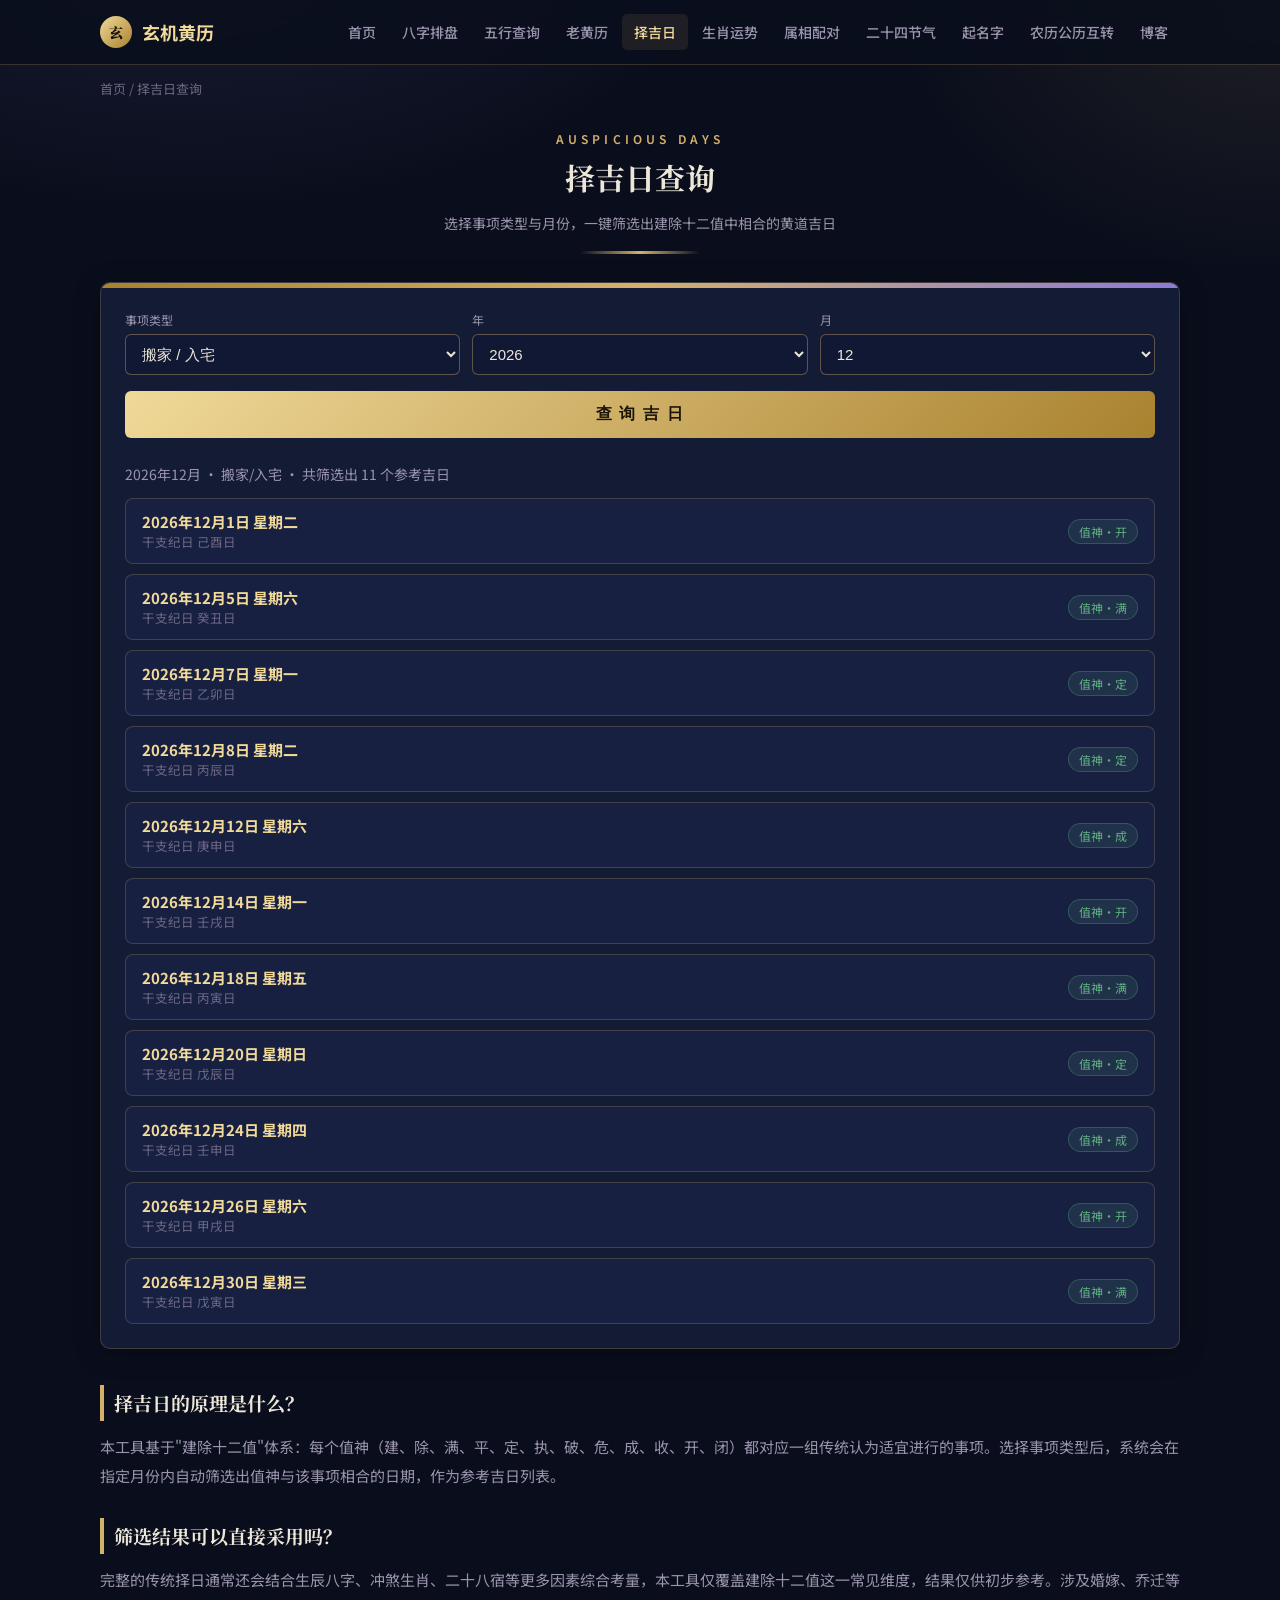
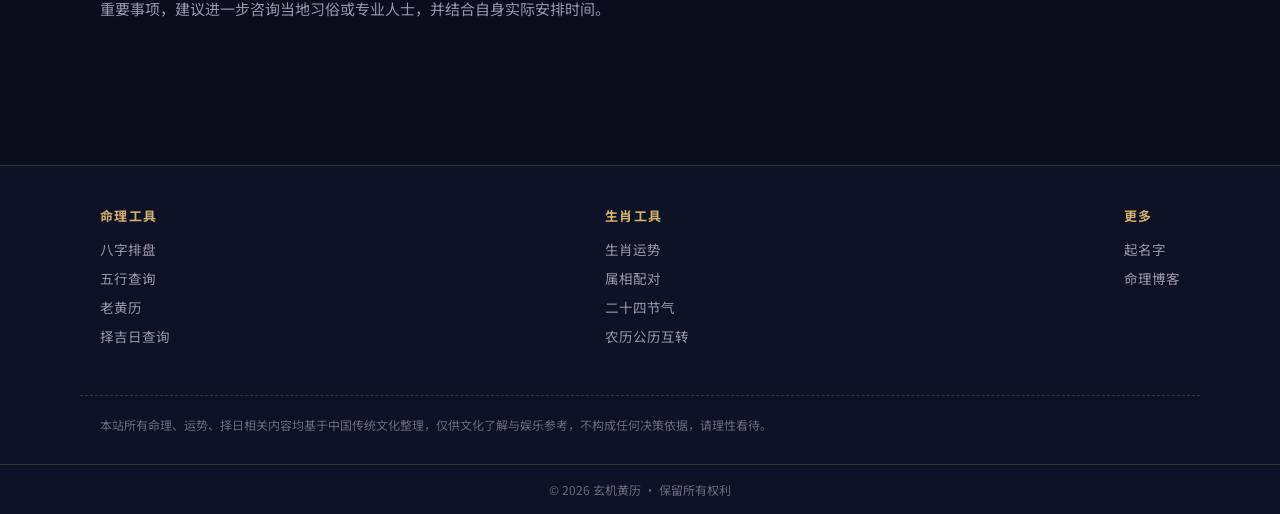
<file: zeri/index.html>
<!DOCTYPE html>
<html lang="zh-CN">
<head>
<meta charset="UTF-8">
<meta name="viewport" content="width=device-width, initial-scale=1.0">
<title>择吉日查询 - 搬家/结婚/开业黄道吉日在线查询 | 玄机黄历</title>
<meta name="description" content="免费在线择吉日工具，按传统建除十二值算法，一键查询某月内适合搬家、结婚、开业、动土等事项的黄道吉日，避开冲煞日期。">
<link rel="preconnect" href="https://fonts.googleapis.com">
<link rel="preconnect" href="https://fonts.gstatic.com" crossorigin>
<link href="https://fonts.googleapis.com/css2?family=Noto+Serif+SC:wght@600;700&family=Noto+Sans+SC:wght@400;500;600;700&display=swap" rel="stylesheet">
<link rel="stylesheet" href="/assets/style.css">
</head>
<body data-page="zeri">

<header id="site-header"></header>
<div class="breadcrumb"><a href="/">首页</a> / 择吉日查询</div>

<div class="page-wrap">
<div id="lc-tool-root">
<style>
#lc-tool-root{--lc-red:var(--c-red);--lc-gold:var(--c-gold);--lc-gold-light:var(--c-gold-light);--lc-ink:var(--c-ink);--lc-paper:var(--c-paper-card);--lc-paper-2:var(--c-paper-2);--lc-textsoft:var(--c-text-soft);--lc-textfaint:var(--c-text-faint);font-family:"Noto Sans SC",sans-serif;color:var(--lc-ink);}
#lc-tool-root *{box-sizing:border-box;}
#lc-tool-root .lc-serif{font-family:"Noto Serif SC",serif;}
#lc-tool-root .lc-header{text-align:center;padding:8px 0 28px;}
#lc-tool-root .lc-header::after{content:"";display:block;width:120px;height:3px;margin:18px auto 0;background:linear-gradient(90deg,transparent,var(--lc-gold),transparent);}
#lc-tool-root .lc-eyebrow{letter-spacing:.35em;font-size:12px;color:var(--lc-gold);font-weight:600;}
#lc-tool-root .lc-title{font-size:30px;font-weight:700;margin:8px 0 6px;}
#lc-tool-root .lc-sub{font-size:14px;color:var(--lc-textsoft);}
#lc-tool-root .lc-card{background:var(--lc-paper);border:1px solid var(--c-border);border-radius:10px;box-shadow:0 4px 24px rgba(0,0,0,.35);overflow:hidden;position:relative;}
#lc-tool-root .lc-card::before{content:"";position:absolute;top:0;left:0;right:0;height:5px;background:linear-gradient(90deg,var(--lc-gold-dark,#a9822f),var(--lc-gold),var(--c-purple));}
#lc-tool-root .lc-panel{padding:28px 24px 24px;}
#lc-tool-root .lc-row{display:flex;gap:12px;flex-wrap:wrap;align-items:flex-end;margin-bottom:16px;}
#lc-tool-root .lc-field{flex:1;min-width:110px;}
#lc-tool-root .lc-field label{display:block;font-size:12px;color:var(--lc-textsoft);margin-bottom:6px;}
#lc-tool-root select{width:100%;padding:10px 12px;border:1px solid var(--c-border-strong);border-radius:6px;background:var(--c-bg-3);font-size:15px;color:var(--lc-ink);}
#lc-tool-root .lc-btn{display:block;width:100%;padding:13px;background:linear-gradient(135deg,var(--lc-gold-light),var(--lc-gold-dark,#a9822f));color:#1a1408;border:none;border-radius:6px;font-size:16px;font-weight:700;letter-spacing:.1em;cursor:pointer;}
#lc-tool-root .lc-error{color:var(--lc-red);font-size:13px;text-align:center;margin-top:12px;display:none;}
#lc-tool-root .lc-result{margin-top:26px;display:none;}
#lc-tool-root .lc-result.show{display:block;}
#lc-tool-root .lc-result-title{font-size:14px;color:var(--lc-textsoft);margin-bottom:14px;}
#lc-tool-root .lc-day-list{display:flex;flex-direction:column;gap:10px;}
#lc-tool-root .lc-day-item{display:flex;align-items:center;justify-content:space-between;background:var(--lc-paper-2);border:1px solid var(--c-border);border-radius:8px;padding:12px 16px;flex-wrap:wrap;gap:8px;}
#lc-tool-root .lc-day-item .di-date{font-size:15px;font-weight:700;color:var(--lc-gold-light);min-width:130px;}
#lc-tool-root .lc-day-item .di-gz{font-size:12.5px;color:var(--lc-textfaint);}
#lc-tool-root .lc-day-item .di-officer{font-size:12px;padding:3px 10px;border-radius:14px;background:rgba(95,174,130,.12);color:#5fae82;border:1px solid rgba(95,174,130,.3);}
#lc-tool-root .lc-empty{text-align:center;color:var(--lc-textfaint);font-size:14px;padding:30px 0;}
#lc-tool-root .lc-article{margin-top:36px;font-size:15px;line-height:1.9;color:var(--lc-textsoft);}
#lc-tool-root .lc-article h2{font-size:19px;color:var(--lc-ink);border-left:4px solid var(--lc-gold);padding-left:10px;margin:28px 0 12px;}
#lc-tool-root .lc-article p{margin:0 0 12px;}
@media(max-width:600px){#lc-tool-root .lc-row{flex-direction:column;align-items:stretch;}}
</style>

<div class="lc-header">
  <div class="lc-eyebrow">AUSPICIOUS DAYS</div>
  <h1 class="lc-title lc-serif">择吉日查询</h1>
  <p class="lc-sub">选择事项类型与月份，一键筛选出建除十二值中相合的黄道吉日</p>
</div>

<div class="lc-card">
  <div class="lc-panel">
    <div class="lc-row">
      <div class="lc-field"><label>事项类型</label>
        <select id="zr-type">
          <option value="move">搬家 / 入宅</option>
          <option value="marry">结婚 / 嫁娶</option>
          <option value="open">开业 / 开市</option>
          <option value="build">动土 / 修造</option>
          <option value="sign">签约 / 立券</option>
          <option value="travel">出行</option>
        </select>
      </div>
      <div class="lc-field"><label>年</label><select id="zr-year"></select></div>
      <div class="lc-field"><label>月</label><select id="zr-month"></select></div>
    </div>
    <button class="lc-btn" onclick="zrCalc()">查 询 吉 日</button>
    <div class="lc-error" id="zr-error"></div>
    <div class="lc-result" id="zr-result">
      <div class="lc-result-title" id="zr-title"></div>
      <div class="lc-day-list" id="zr-list"></div>
    </div>
  </div>
</div>

<div class="lc-article">
  <h2 class="lc-serif">择吉日的原理是什么？</h2>
  <p>本工具基于"建除十二值"体系：每个值神（建、除、满、平、定、执、破、危、成、收、开、闭）都对应一组传统认为适宜进行的事项。选择事项类型后，系统会在指定月份内自动筛选出值神与该事项相合的日期，作为参考吉日列表。</p>
  <h2 class="lc-serif">筛选结果可以直接采用吗？</h2>
  <p>完整的传统择日通常还会结合生辰八字、冲煞生肖、二十八宿等更多因素综合考量，本工具仅覆盖建除十二值这一常见维度，结果仅供初步参考。涉及婚嫁、乔迁等重要事项，建议进一步咨询当地习俗或专业人士，并结合自身实际安排时间。</p>
</div>

</div>
</div>

<script src="/assets/mingli-core.js"></script>
<script>
(function(){
"use strict";
var $=function(id){return document.getElementById(id);};
function fillSelect(sel,start,end,pad){sel.innerHTML="";for(var i=start;i<=end;i++){var opt=document.createElement("option");opt.value=i;opt.textContent=pad?String(i).padStart(2,"0"):i;sel.appendChild(opt);}}

var TYPE_OFFICERS={
  move:{name:"搬家/入宅",officers:["开","成","满","定"]},
  marry:{name:"结婚/嫁娶",officers:["成","定","开","满"]},
  open:{name:"开业/开市",officers:["成","开","满"]},
  build:{name:"动土/修造",officers:["平","执","开"]},
  sign:{name:"签约/立券",officers:["满","定","成"]},
  travel:{name:"出行",officers:["建","开","收"]}
};

function init(){
  var today=new Date();
  fillSelect($("zr-year"),2000,2100,false);$("zr-year").value=today.getFullYear();
  fillSelect($("zr-month"),1,12,true);$("zr-month").value=today.getMonth()+1;
}
init();

function daysInMonth(y,m){return new Date(y,m,0).getDate();}

window.zrCalc=function(){
  var type=$("zr-type").value;
  var y=parseInt($("zr-year").value,10),m=parseInt($("zr-month").value,10);
  var err=$("zr-error"),res=$("zr-result");
  if(y<1900||y>2100){err.textContent="仅支持1900年—2100年范围内的查询";err.style.display="block";res.classList.remove("show");return;}
  err.style.display="none";

  var C=window.MingliCore;
  var cfg=TYPE_OFFICERS[type];
  var dCount=daysInMonth(y,m);
  var weekNames=["日","一","二","三","四","五","六"];
  var goodDays=[];
  for(var d=1;d<=dCount;d++){
    var od=C.getDayOfficer(y,m,d);
    if(cfg.officers.indexOf(od.officer)>=0){
      var gz=C.getDayGanZhi(y,m,d);
      var wd=weekNames[new Date(y,m-1,d).getDay()];
      goodDays.push({d:d,officer:od.officer,gz:gz.gan+gz.zhi,wd:wd});
    }
  }

  $("zr-title").textContent=y+"年"+m+"月 · "+cfg.name+" · 共筛选出 "+goodDays.length+" 个参考吉日";

  if(goodDays.length===0){
    $("zr-list").innerHTML='<div class="lc-empty">该月未筛选到符合条件的日期，可尝试切换其他月份或事项类型</div>';
  }else{
    $("zr-list").innerHTML=goodDays.map(function(g){
      return '<div class="lc-day-item"><div><div class="di-date">'+y+'年'+m+'月'+g.d+'日 星期'+g.wd+'</div><div class="di-gz">干支纪日 '+g.gz+'日</div></div><div class="di-officer">值神·'+g.officer+'</div></div>';
    }).join("");
  }

  res.classList.add("show");
};
zrCalc();
})();
</script>

<footer id="site-footer"></footer>
<script src="/assets/nav.js"></script>
</body>
</html>
</file>
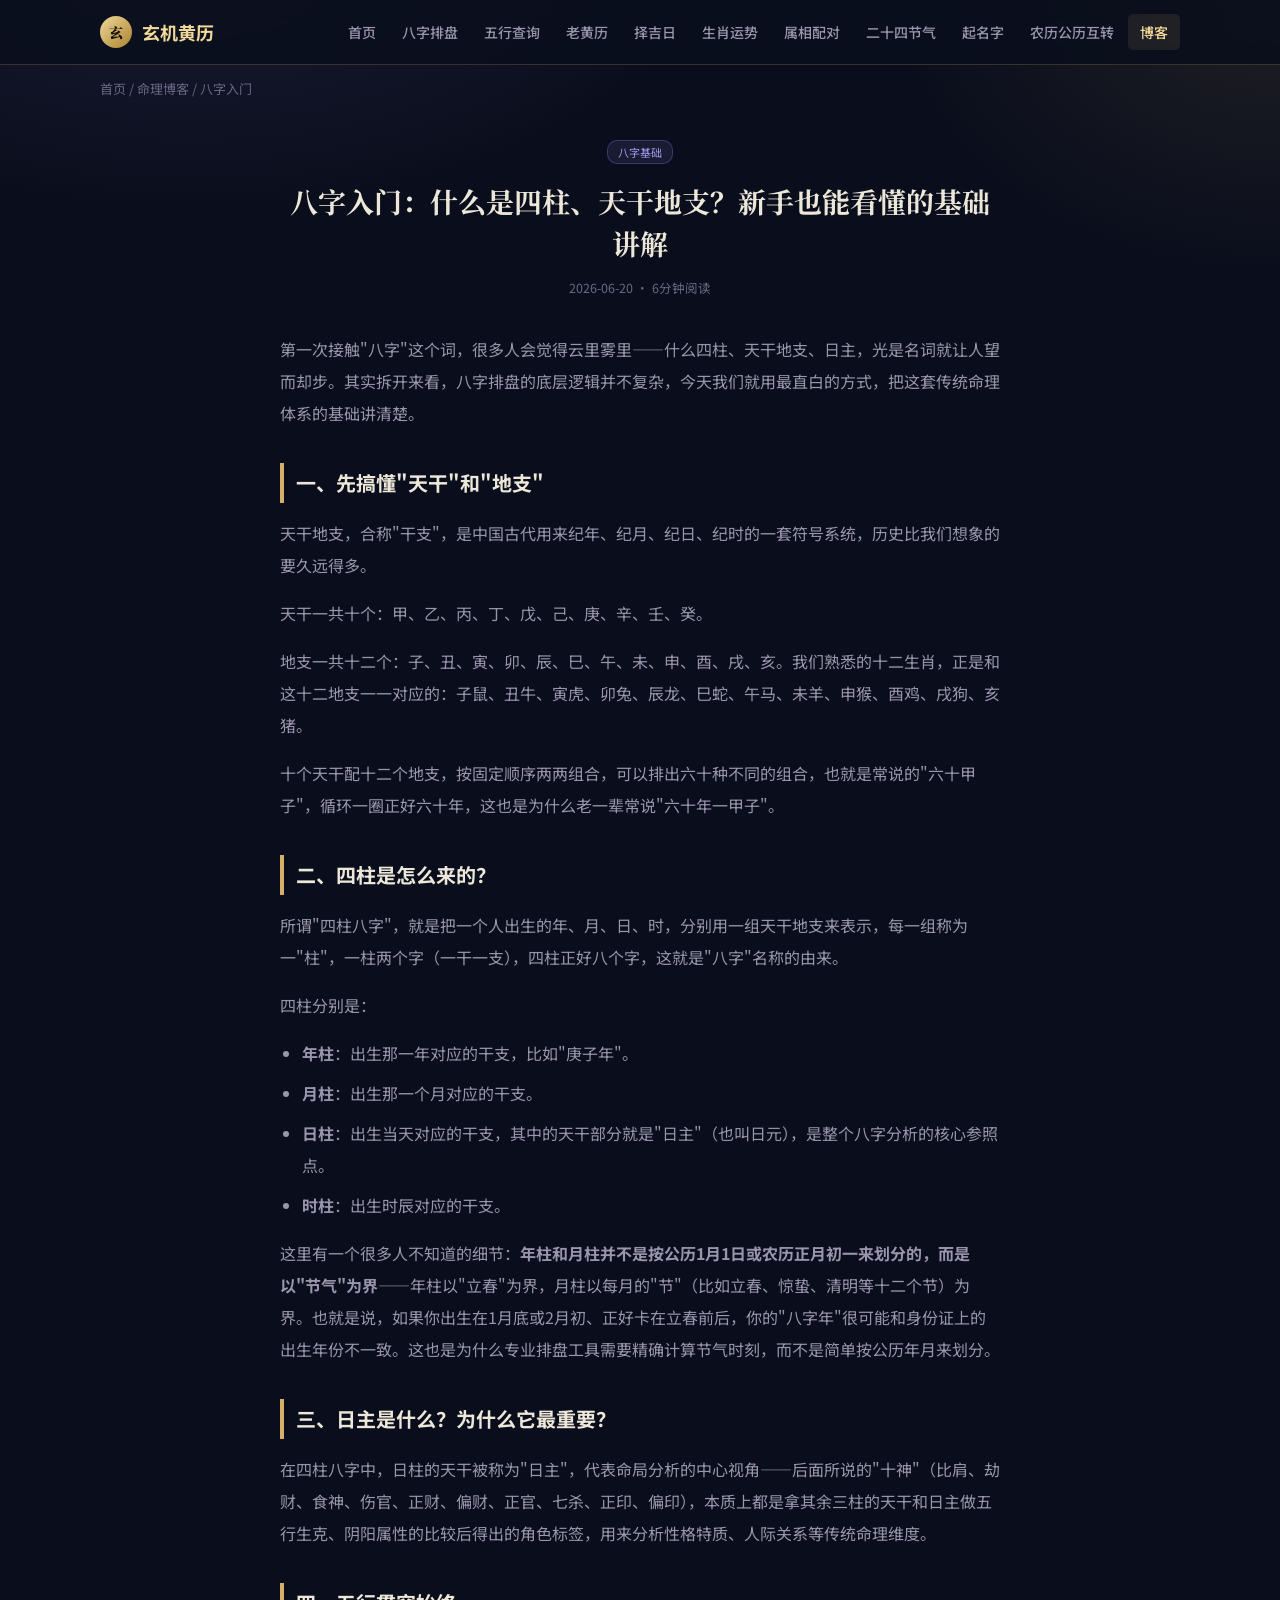
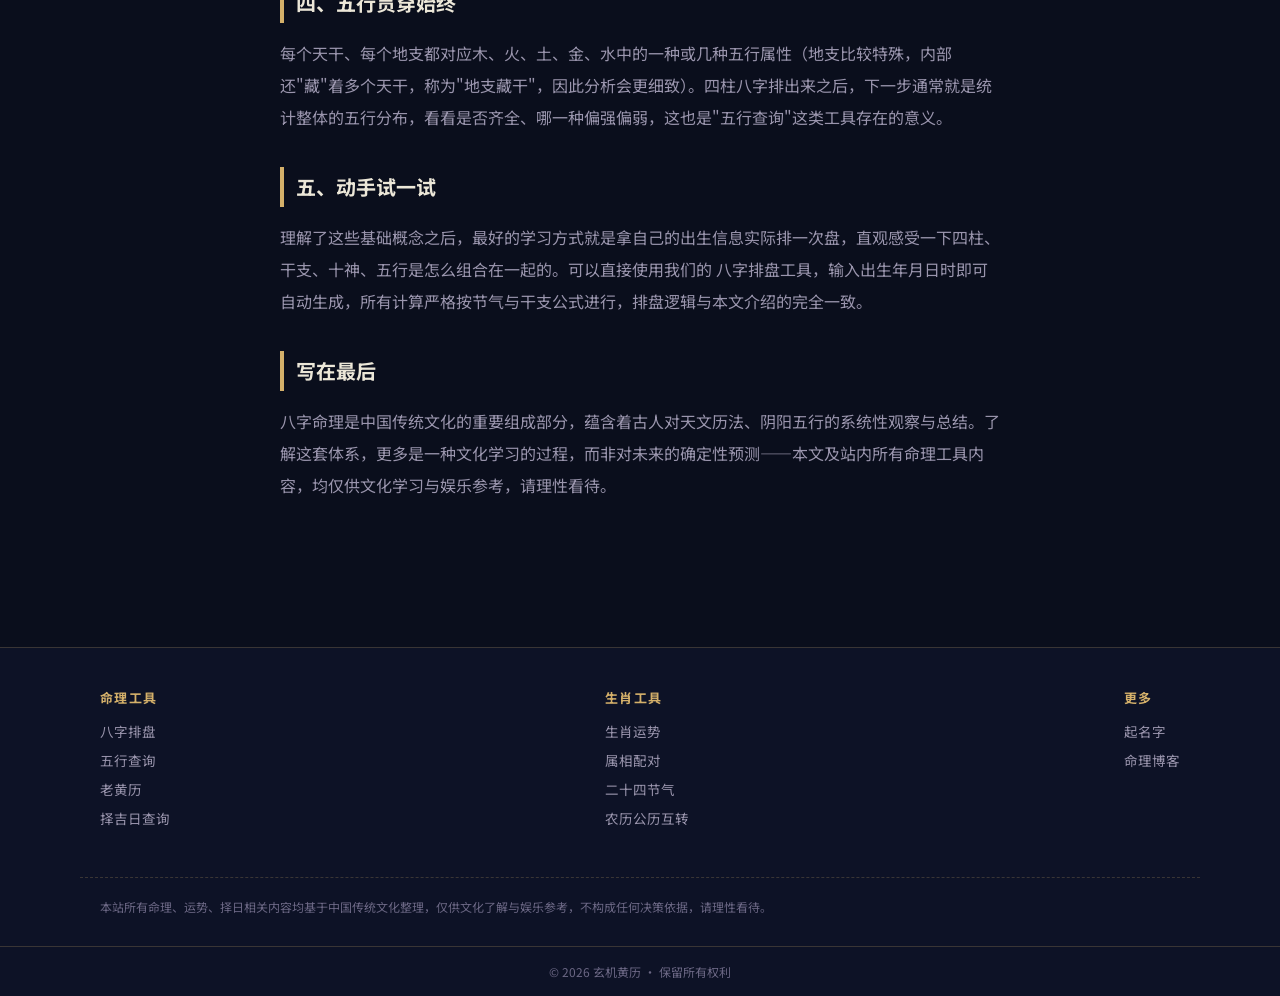
<file: blog/bazi-rumen/index.html>
<!DOCTYPE html>
<html lang="zh-CN">
<head>
<meta charset="UTF-8">
<meta name="viewport" content="width=device-width, initial-scale=1.0">
<title>八字入门：什么是四柱、天干地支？新手也能看懂的基础讲解 | 玄机黄历</title>
<meta name="description" content="四柱八字听起来玄乎，其实拆开来看逻辑很清晰。本文用最直白的方式讲清楚天干地支、四柱怎么排、日主是什么意思，命理新手入门必读。">
<link rel="preconnect" href="https://fonts.googleapis.com">
<link rel="preconnect" href="https://fonts.gstatic.com" crossorigin>
<link href="https://fonts.googleapis.com/css2?family=Noto+Serif+SC:wght@600;700&family=Noto+Sans+SC:wght@400;500;600;700&display=swap" rel="stylesheet">
<link rel="stylesheet" href="/assets/style.css">
</head>
<body data-page="blog">

<header id="site-header"></header>
<div class="breadcrumb"><a href="/">首页</a> / <a href="/blog/">命理博客</a> / 八字入门</div>

<div class="post-header">
  <span class="blog-cat">八字基础</span>
  <h1 class="serif">八字入门：什么是四柱、天干地支？新手也能看懂的基础讲解</h1>
  <div class="post-meta">2026-06-20 · 6分钟阅读</div>
</div>

<div class="post-body">
<p>第一次接触"八字"这个词，很多人会觉得云里雾里——什么四柱、天干地支、日主，光是名词就让人望而却步。其实拆开来看，八字排盘的底层逻辑并不复杂，今天我们就用最直白的方式，把这套传统命理体系的基础讲清楚。</p>

<h2>一、先搞懂"天干"和"地支"</h2>
<p>天干地支，合称"干支"，是中国古代用来纪年、纪月、纪日、纪时的一套符号系统，历史比我们想象的要久远得多。</p>
<p>天干一共十个：甲、乙、丙、丁、戊、己、庚、辛、壬、癸。</p>
<p>地支一共十二个：子、丑、寅、卯、辰、巳、午、未、申、酉、戌、亥。我们熟悉的十二生肖，正是和这十二地支一一对应的：子鼠、丑牛、寅虎、卯兔、辰龙、巳蛇、午马、未羊、申猴、酉鸡、戌狗、亥猪。</p>
<p>十个天干配十二个地支，按固定顺序两两组合，可以排出六十种不同的组合，也就是常说的"六十甲子"，循环一圈正好六十年，这也是为什么老一辈常说"六十年一甲子"。</p>

<h2>二、四柱是怎么来的？</h2>
<p>所谓"四柱八字"，就是把一个人出生的年、月、日、时，分别用一组天干地支来表示，每一组称为一"柱"，一柱两个字（一干一支），四柱正好八个字，这就是"八字"名称的由来。</p>
<p>四柱分别是：</p>
<ul>
<li><b>年柱</b>：出生那一年对应的干支，比如"庚子年"。</li>
<li><b>月柱</b>：出生那一个月对应的干支。</li>
<li><b>日柱</b>：出生当天对应的干支，其中的天干部分就是"日主"（也叫日元），是整个八字分析的核心参照点。</li>
<li><b>时柱</b>：出生时辰对应的干支。</li>
</ul>
<p>这里有一个很多人不知道的细节：<b>年柱和月柱并不是按公历1月1日或农历正月初一来划分的，而是以"节气"为界</b>——年柱以"立春"为界，月柱以每月的"节"（比如立春、惊蛰、清明等十二个节）为界。也就是说，如果你出生在1月底或2月初、正好卡在立春前后，你的"八字年"很可能和身份证上的出生年份不一致。这也是为什么专业排盘工具需要精确计算节气时刻，而不是简单按公历年月来划分。</p>

<h2>三、日主是什么？为什么它最重要？</h2>
<p>在四柱八字中，日柱的天干被称为"日主"，代表命局分析的中心视角——后面所说的"十神"（比肩、劫财、食神、伤官、正财、偏财、正官、七杀、正印、偏印），本质上都是拿其余三柱的天干和日主做五行生克、阴阳属性的比较后得出的角色标签，用来分析性格特质、人际关系等传统命理维度。</p>

<h2>四、五行贯穿始终</h2>
<p>每个天干、每个地支都对应木、火、土、金、水中的一种或几种五行属性（地支比较特殊，内部还"藏"着多个天干，称为"地支藏干"，因此分析会更细致）。四柱八字排出来之后，下一步通常就是统计整体的五行分布，看看是否齐全、哪一种偏强偏弱，这也是"五行查询"这类工具存在的意义。</p>

<h2>五、动手试一试</h2>
<p>理解了这些基础概念之后，最好的学习方式就是拿自己的出生信息实际排一次盘，直观感受一下四柱、干支、十神、五行是怎么组合在一起的。可以直接使用我们的 <a href="/bazi/">八字排盘工具</a>，输入出生年月日时即可自动生成，所有计算严格按节气与干支公式进行，排盘逻辑与本文介绍的完全一致。</p>

<h2>写在最后</h2>
<p>八字命理是中国传统文化的重要组成部分，蕴含着古人对天文历法、阴阳五行的系统性观察与总结。了解这套体系，更多是一种文化学习的过程，而非对未来的确定性预测——本文及站内所有命理工具内容，均仅供文化学习与娱乐参考，请理性看待。</p>
</div>

<footer id="site-footer"></footer>
<script src="/assets/nav.js"></script>
</body>
</html>
</file>
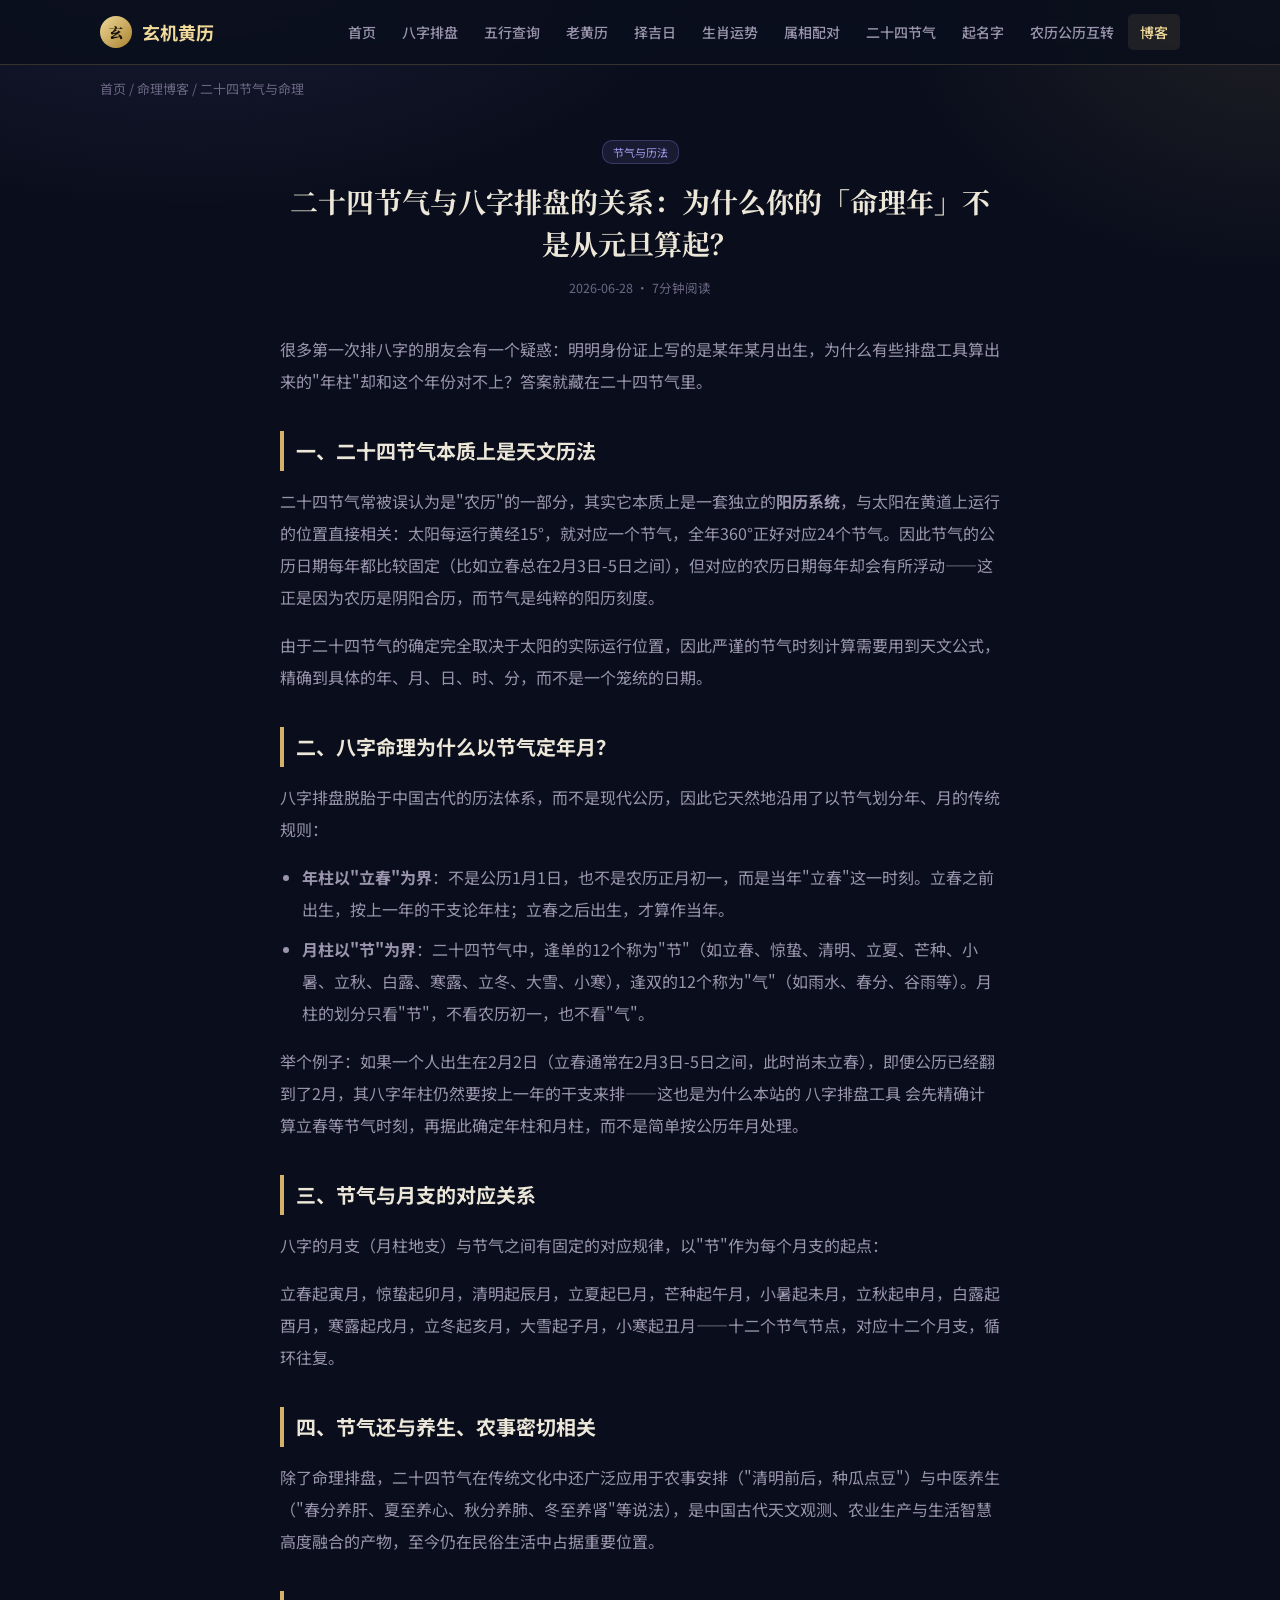
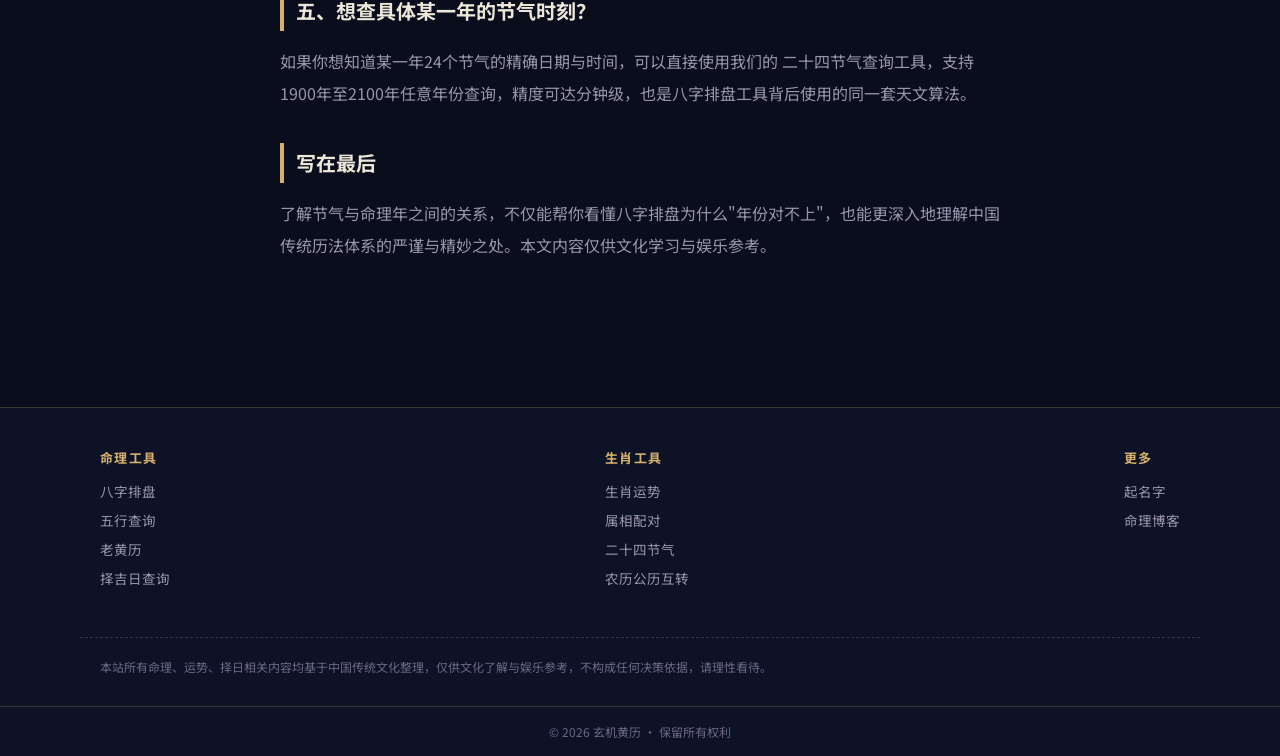
<file: blog/ershisi-jieqi-yu-mingli/index.html>
<!DOCTYPE html>
<html lang="zh-CN">
<head>
<meta charset="UTF-8">
<meta name="viewport" content="width=device-width, initial-scale=1.0">
<title>二十四节气与八字排盘的关系：为什么你的「命理年」不是从元旦算起？ | 玄机黄历</title>
<meta name="description" content="很多人以为八字年份就是身份证上的出生年份，其实真正专业的排盘是以「立春」为界的。本文讲清楚背后的天文与历法原理。">
<link rel="preconnect" href="https://fonts.googleapis.com">
<link rel="preconnect" href="https://fonts.gstatic.com" crossorigin>
<link href="https://fonts.googleapis.com/css2?family=Noto+Serif+SC:wght@600;700&family=Noto+Sans+SC:wght@400;500;600;700&display=swap" rel="stylesheet">
<link rel="stylesheet" href="/assets/style.css">
</head>
<body data-page="blog">

<header id="site-header"></header>
<div class="breadcrumb"><a href="/">首页</a> / <a href="/blog/">命理博客</a> / 二十四节气与命理</div>

<div class="post-header">
  <span class="blog-cat">节气与历法</span>
  <h1 class="serif">二十四节气与八字排盘的关系：为什么你的「命理年」不是从元旦算起？</h1>
  <div class="post-meta">2026-06-28 · 7分钟阅读</div>
</div>

<div class="post-body">
<p>很多第一次排八字的朋友会有一个疑惑：明明身份证上写的是某年某月出生，为什么有些排盘工具算出来的"年柱"却和这个年份对不上？答案就藏在二十四节气里。</p>

<h2>一、二十四节气本质上是天文历法</h2>
<p>二十四节气常被误认为是"农历"的一部分，其实它本质上是一套独立的<b>阳历系统</b>，与太阳在黄道上运行的位置直接相关：太阳每运行黄经15°，就对应一个节气，全年360°正好对应24个节气。因此节气的公历日期每年都比较固定（比如立春总在2月3日-5日之间），但对应的农历日期每年却会有所浮动——这正是因为农历是阴阳合历，而节气是纯粹的阳历刻度。</p>
<p>由于二十四节气的确定完全取决于太阳的实际运行位置，因此严谨的节气时刻计算需要用到天文公式，精确到具体的年、月、日、时、分，而不是一个笼统的日期。</p>

<h2>二、八字命理为什么以节气定年月？</h2>
<p>八字排盘脱胎于中国古代的历法体系，而不是现代公历，因此它天然地沿用了以节气划分年、月的传统规则：</p>
<ul>
<li><b>年柱以"立春"为界</b>：不是公历1月1日，也不是农历正月初一，而是当年"立春"这一时刻。立春之前出生，按上一年的干支论年柱；立春之后出生，才算作当年。</li>
<li><b>月柱以"节"为界</b>：二十四节气中，逢单的12个称为"节"（如立春、惊蛰、清明、立夏、芒种、小暑、立秋、白露、寒露、立冬、大雪、小寒），逢双的12个称为"气"（如雨水、春分、谷雨等）。月柱的划分只看"节"，不看农历初一，也不看"气"。</li>
</ul>
<p>举个例子：如果一个人出生在2月2日（立春通常在2月3日-5日之间，此时尚未立春），即便公历已经翻到了2月，其八字年柱仍然要按上一年的干支来排——这也是为什么本站的 <a href="/bazi/">八字排盘工具</a> 会先精确计算立春等节气时刻，再据此确定年柱和月柱，而不是简单按公历年月处理。</p>

<h2>三、节气与月支的对应关系</h2>
<p>八字的月支（月柱地支）与节气之间有固定的对应规律，以"节"作为每个月支的起点：</p>
<p>立春起寅月，惊蛰起卯月，清明起辰月，立夏起巳月，芒种起午月，小暑起未月，立秋起申月，白露起酉月，寒露起戌月，立冬起亥月，大雪起子月，小寒起丑月——十二个节气节点，对应十二个月支，循环往复。</p>

<h2>四、节气还与养生、农事密切相关</h2>
<p>除了命理排盘，二十四节气在传统文化中还广泛应用于农事安排（"清明前后，种瓜点豆"）与中医养生（"春分养肝、夏至养心、秋分养肺、冬至养肾"等说法），是中国古代天文观测、农业生产与生活智慧高度融合的产物，至今仍在民俗生活中占据重要位置。</p>

<h2>五、想查具体某一年的节气时刻？</h2>
<p>如果你想知道某一年24个节气的精确日期与时间，可以直接使用我们的 <a href="/jieqi/">二十四节气查询工具</a>，支持1900年至2100年任意年份查询，精度可达分钟级，也是八字排盘工具背后使用的同一套天文算法。</p>

<h2>写在最后</h2>
<p>了解节气与命理年之间的关系，不仅能帮你看懂八字排盘为什么"年份对不上"，也能更深入地理解中国传统历法体系的严谨与精妙之处。本文内容仅供文化学习与娱乐参考。</p>
</div>

<footer id="site-footer"></footer>
<script src="/assets/nav.js"></script>
</body>
</html>
</file>
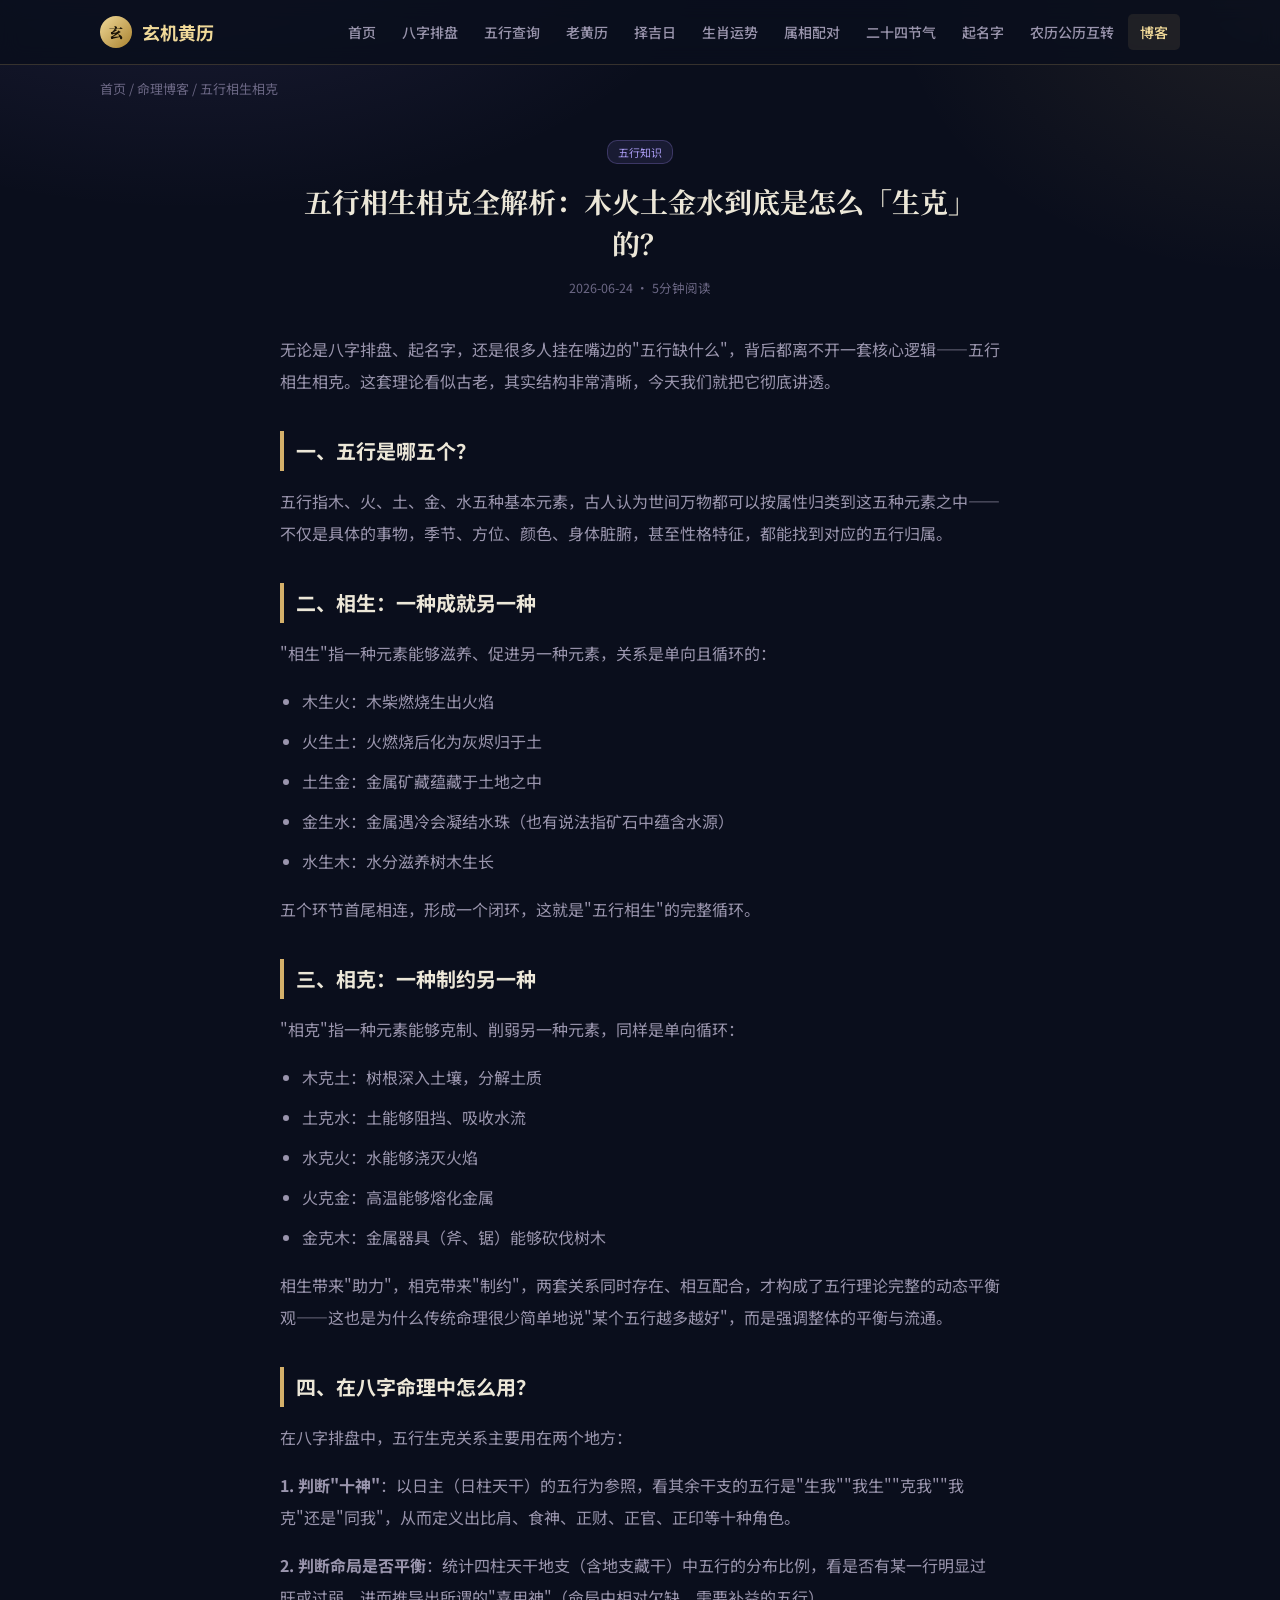
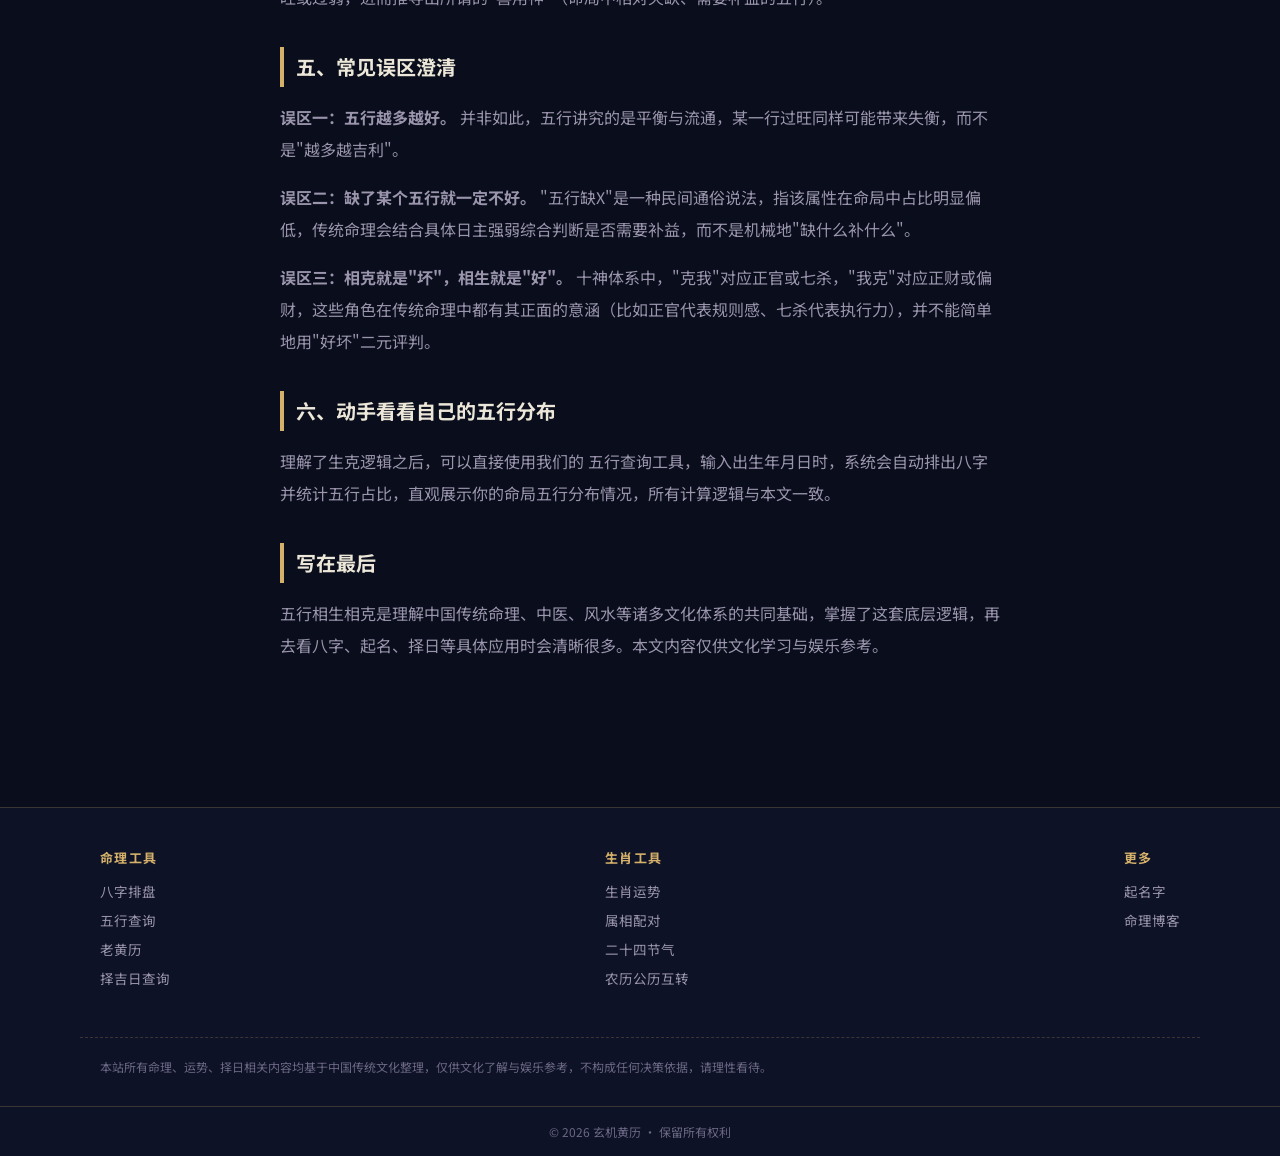
<file: blog/wuxing-xiangsheng-xiangke/index.html>
<!DOCTYPE html>
<html lang="zh-CN">
<head>
<meta charset="UTF-8">
<meta name="viewport" content="width=device-width, initial-scale=1.0">
<title>五行相生相克全解析：木火土金水到底是怎么「生克」的？ | 玄机黄历</title>
<meta name="description" content="相生相克是理解八字、起名、择日等一切命理工具的底层逻辑。本文把五行的生克关系讲透，附带常见误区澄清，命理新手必读。">
<link rel="preconnect" href="https://fonts.googleapis.com">
<link rel="preconnect" href="https://fonts.gstatic.com" crossorigin>
<link href="https://fonts.googleapis.com/css2?family=Noto+Serif+SC:wght@600;700&family=Noto+Sans+SC:wght@400;500;600;700&display=swap" rel="stylesheet">
<link rel="stylesheet" href="/assets/style.css">
</head>
<body data-page="blog">

<header id="site-header"></header>
<div class="breadcrumb"><a href="/">首页</a> / <a href="/blog/">命理博客</a> / 五行相生相克</div>

<div class="post-header">
  <span class="blog-cat">五行知识</span>
  <h1 class="serif">五行相生相克全解析：木火土金水到底是怎么「生克」的？</h1>
  <div class="post-meta">2026-06-24 · 5分钟阅读</div>
</div>

<div class="post-body">
<p>无论是八字排盘、起名字，还是很多人挂在嘴边的"五行缺什么"，背后都离不开一套核心逻辑——五行相生相克。这套理论看似古老，其实结构非常清晰，今天我们就把它彻底讲透。</p>

<h2>一、五行是哪五个？</h2>
<p>五行指木、火、土、金、水五种基本元素，古人认为世间万物都可以按属性归类到这五种元素之中——不仅是具体的事物，季节、方位、颜色、身体脏腑，甚至性格特征，都能找到对应的五行归属。</p>

<h2>二、相生：一种成就另一种</h2>
<p>"相生"指一种元素能够滋养、促进另一种元素，关系是单向且循环的：</p>
<ul>
<li>木生火：木柴燃烧生出火焰</li>
<li>火生土：火燃烧后化为灰烬归于土</li>
<li>土生金：金属矿藏蕴藏于土地之中</li>
<li>金生水：金属遇冷会凝结水珠（也有说法指矿石中蕴含水源）</li>
<li>水生木：水分滋养树木生长</li>
</ul>
<p>五个环节首尾相连，形成一个闭环，这就是"五行相生"的完整循环。</p>

<h2>三、相克：一种制约另一种</h2>
<p>"相克"指一种元素能够克制、削弱另一种元素，同样是单向循环：</p>
<ul>
<li>木克土：树根深入土壤，分解土质</li>
<li>土克水：土能够阻挡、吸收水流</li>
<li>水克火：水能够浇灭火焰</li>
<li>火克金：高温能够熔化金属</li>
<li>金克木：金属器具（斧、锯）能够砍伐树木</li>
</ul>
<p>相生带来"助力"，相克带来"制约"，两套关系同时存在、相互配合，才构成了五行理论完整的动态平衡观——这也是为什么传统命理很少简单地说"某个五行越多越好"，而是强调整体的平衡与流通。</p>

<h2>四、在八字命理中怎么用？</h2>
<p>在八字排盘中，五行生克关系主要用在两个地方：</p>
<p><b>1. 判断"十神"</b>：以日主（日柱天干）的五行为参照，看其余干支的五行是"生我""我生""克我""我克"还是"同我"，从而定义出比肩、食神、正财、正官、正印等十种角色。</p>
<p><b>2. 判断命局是否平衡</b>：统计四柱天干地支（含地支藏干）中五行的分布比例，看是否有某一行明显过旺或过弱，进而推导出所谓的"喜用神"（命局中相对欠缺、需要补益的五行）。</p>

<h2>五、常见误区澄清</h2>
<p><b>误区一：五行越多越好。</b> 并非如此，五行讲究的是平衡与流通，某一行过旺同样可能带来失衡，而不是"越多越吉利"。</p>
<p><b>误区二：缺了某个五行就一定不好。</b> "五行缺X"是一种民间通俗说法，指该属性在命局中占比明显偏低，传统命理会结合具体日主强弱综合判断是否需要补益，而不是机械地"缺什么补什么"。</p>
<p><b>误区三：相克就是"坏"，相生就是"好"。</b> 十神体系中，"克我"对应正官或七杀，"我克"对应正财或偏财，这些角色在传统命理中都有其正面的意涵（比如正官代表规则感、七杀代表执行力），并不能简单地用"好坏"二元评判。</p>

<h2>六、动手看看自己的五行分布</h2>
<p>理解了生克逻辑之后，可以直接使用我们的 <a href="/wuxing/">五行查询工具</a>，输入出生年月日时，系统会自动排出八字并统计五行占比，直观展示你的命局五行分布情况，所有计算逻辑与本文一致。</p>

<h2>写在最后</h2>
<p>五行相生相克是理解中国传统命理、中医、风水等诸多文化体系的共同基础，掌握了这套底层逻辑，再去看八字、起名、择日等具体应用时会清晰很多。本文内容仅供文化学习与娱乐参考。</p>
</div>

<footer id="site-footer"></footer>
<script src="/assets/nav.js"></script>
</body>
</html>
</file>
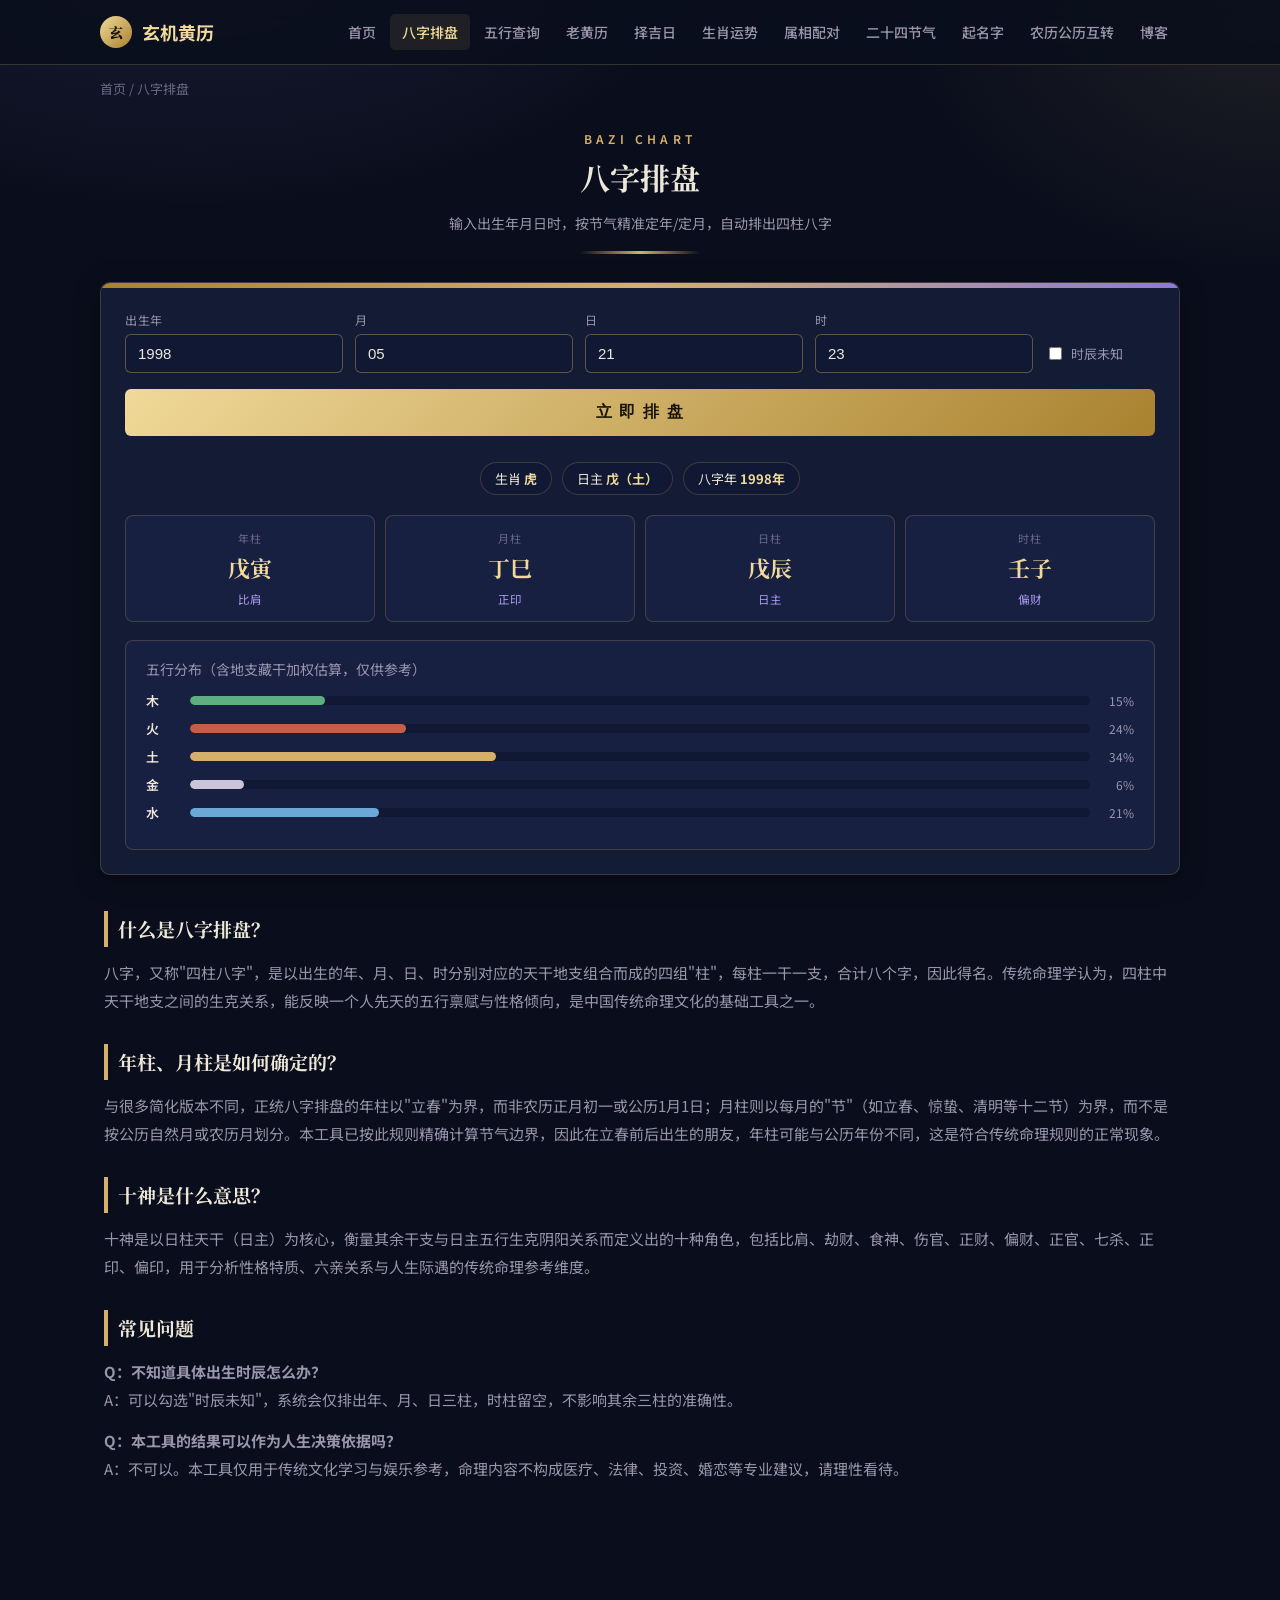
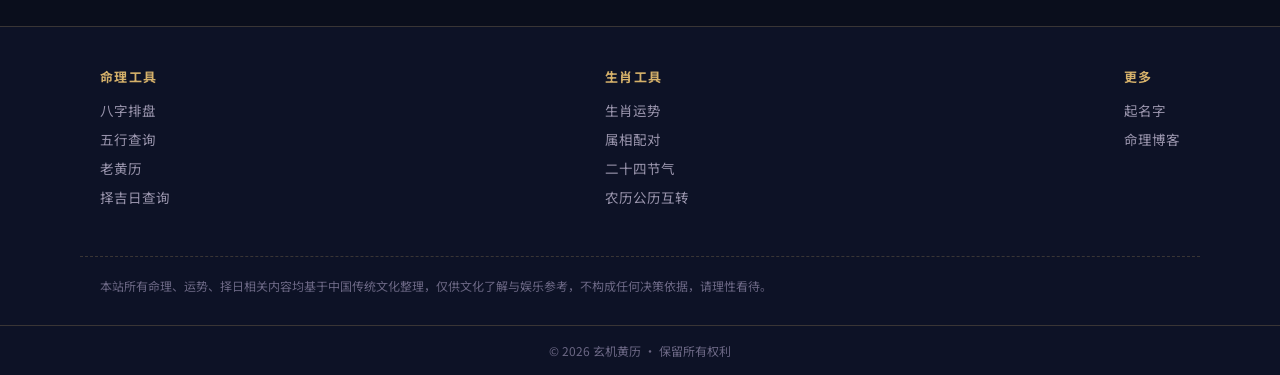
<file: rili-zhuanhuan/bazi/index.html>
<!DOCTYPE html>
<html lang="zh-CN">
<head>
<meta charset="UTF-8">
<meta name="viewport" content="width=device-width, initial-scale=1.0">
<title>八字排盘 - 免费四柱八字在线排盘/五行十神分析 | 玄机黄历</title>
<meta name="description" content="免费在线八字排盘工具，输入出生年月日时自动排出四柱（年柱、月柱、日柱、时柱），按节气精准定月/定年，显示天干地支、十神、五行分布强弱，传统命理文化参考。">
<link rel="preconnect" href="https://fonts.googleapis.com">
<link rel="preconnect" href="https://fonts.gstatic.com" crossorigin>
<link href="https://fonts.googleapis.com/css2?family=Noto+Serif+SC:wght@600;700&family=Noto+Sans+SC:wght@400;500;600;700&display=swap" rel="stylesheet">
<link rel="stylesheet" href="/assets/style.css">
</head>
<body data-page="bazi">

<header id="site-header"></header>
<div class="breadcrumb"><a href="/">首页</a> / 八字排盘</div>

<div class="page-wrap">
<div id="lc-tool-root">

<style>
#lc-tool-root{
  --lc-red:var(--c-red);--lc-red-dark:var(--c-red-dark);
  --lc-gold:var(--c-gold);--lc-gold-light:var(--c-gold-light);
  --lc-ink:var(--c-ink);--lc-paper:var(--c-paper-card);--lc-paper-2:var(--c-paper-2);
  --lc-textsoft:var(--c-text-soft);--lc-textfaint:var(--c-text-faint);
  font-family:"Noto Sans SC","PingFang SC","Microsoft YaHei",sans-serif;color:var(--lc-ink);
}
#lc-tool-root *{box-sizing:border-box;}
#lc-tool-root .lc-serif{font-family:"Noto Serif SC","Songti SC",serif;}
#lc-tool-root .lc-header{text-align:center;padding:8px 0 28px;position:relative;}
#lc-tool-root .lc-header::after{content:"";display:block;width:120px;height:3px;margin:18px auto 0;background:linear-gradient(90deg,transparent,var(--lc-gold),transparent);}
#lc-tool-root .lc-eyebrow{letter-spacing:.35em;font-size:12px;color:var(--lc-gold);font-weight:600;}
#lc-tool-root .lc-title{font-size:30px;font-weight:700;margin:8px 0 6px;color:var(--lc-ink);}
#lc-tool-root .lc-sub{font-size:14px;color:var(--lc-textsoft);}

#lc-tool-root .lc-card{background:var(--lc-paper);border:1px solid var(--c-border);border-radius:10px;box-shadow:0 4px 24px rgba(0,0,0,.35);position:relative;overflow:hidden;}
#lc-tool-root .lc-card::before{content:"";position:absolute;top:0;left:0;right:0;height:5px;background:linear-gradient(90deg,var(--lc-gold-dark,#a9822f),var(--lc-gold),var(--c-purple));}
#lc-tool-root .lc-panel{padding:28px 24px 24px;}
#lc-tool-root .lc-row{display:flex;gap:12px;flex-wrap:wrap;align-items:flex-end;margin-bottom:16px;}
#lc-tool-root .lc-field{flex:1;min-width:110px;}
#lc-tool-root .lc-field label{display:block;font-size:12px;color:var(--lc-textsoft);margin-bottom:6px;letter-spacing:.05em;}
#lc-tool-root select,#lc-tool-root input[type=number],#lc-tool-root input[type=text]{
  width:100%;padding:10px 12px;border:1px solid var(--c-border-strong);border-radius:6px;
  background:var(--c-bg-3);font-size:15px;color:var(--lc-ink);appearance:none;
}
#lc-tool-root select:focus,#lc-tool-root input:focus{outline:2px solid var(--lc-gold);outline-offset:1px;}
#lc-tool-root .lc-unknown-check{display:flex;align-items:center;gap:6px;font-size:13px;color:var(--lc-textsoft);min-width:110px;padding-bottom:10px;white-space:nowrap;}
#lc-tool-root .lc-btn{display:block;width:100%;padding:13px;background:linear-gradient(135deg,var(--lc-gold-light),var(--lc-gold-dark,#a9822f));color:#1a1408;border:none;border-radius:6px;font-size:16px;font-weight:700;letter-spacing:.1em;cursor:pointer;transition:transform .1s,box-shadow .15s;}
#lc-tool-root .lc-btn:hover{box-shadow:0 6px 18px rgba(212,176,106,.3);}
#lc-tool-root .lc-btn:active{transform:scale(.99);}
#lc-tool-root .lc-error{color:var(--lc-red);font-size:13px;text-align:center;margin-top:12px;display:none;}

#lc-tool-root .lc-result{margin-top:26px;display:none;}
#lc-tool-root .lc-result.show{display:block;}
#lc-tool-root .lc-pillars{display:grid;grid-template-columns:repeat(4,1fr);gap:10px;margin-bottom:18px;}
#lc-tool-root .lc-pillar{background:var(--lc-paper-2);border:1px solid var(--c-border);border-radius:8px;padding:14px 8px;text-align:center;}
#lc-tool-root .lc-pillar .p-label{font-size:11px;color:var(--lc-textfaint);margin-bottom:8px;letter-spacing:.1em;}
#lc-tool-root .lc-pillar .p-gz{font-size:22px;font-weight:700;color:var(--lc-gold-light);font-family:"Noto Serif SC",serif;line-height:1.3;}
#lc-tool-root .lc-pillar .p-god{font-size:11.5px;color:var(--c-purple-light);margin-top:8px;}
#lc-tool-root .lc-pillar.empty .p-gz{color:var(--lc-textfaint);font-size:15px;}

#lc-tool-root .lc-info-tags{display:flex;justify-content:center;gap:10px;flex-wrap:wrap;margin-bottom:20px;}
#lc-tool-root .lc-tag{background:var(--c-bg-3);border:1px solid var(--c-border);padding:6px 14px;border-radius:20px;font-size:13px;color:var(--lc-ink);}
#lc-tool-root .lc-tag b{color:var(--lc-gold-light);}

#lc-tool-root .lc-wx-block{background:var(--lc-paper-2);border:1px solid var(--c-border);border-radius:8px;padding:18px 20px;}
#lc-tool-root .lc-wx-title{font-size:14px;color:var(--lc-textsoft);margin-bottom:12px;}
#lc-tool-root .lc-wx-row{display:flex;align-items:center;gap:10px;margin-bottom:9px;font-size:13px;}
#lc-tool-root .lc-wx-row .wx-name{width:34px;flex-shrink:0;color:var(--lc-ink);font-weight:600;}
#lc-tool-root .lc-wx-bar-bg{flex:1;height:9px;background:var(--c-bg-3);border-radius:5px;overflow:hidden;}
#lc-tool-root .lc-wx-bar{height:100%;border-radius:5px;}
#lc-tool-root .lc-wx-val{width:34px;flex-shrink:0;text-align:right;color:var(--lc-textsoft);font-size:12px;}

#lc-tool-root .lc-article{margin-top:36px;padding:0 4px;font-size:15px;line-height:1.9;color:var(--lc-textsoft);}
#lc-tool-root .lc-article h2{font-size:19px;color:var(--lc-ink);border-left:4px solid var(--lc-gold);padding-left:10px;margin:28px 0 12px;}
#lc-tool-root .lc-article p{margin:0 0 12px;}

@media(max-width:600px){
  #lc-tool-root .lc-title{font-size:24px;}
  #lc-tool-root .lc-row{flex-direction:column;align-items:stretch;}
  #lc-tool-root .lc-pillars{grid-template-columns:repeat(2,1fr);}
}
</style>

<div class="lc-header">
  <div class="lc-eyebrow">BAZI CHART</div>
  <h1 class="lc-title lc-serif">八字排盘</h1>
  <p class="lc-sub">输入出生年月日时，按节气精准定年/定月，自动排出四柱八字</p>
</div>

<div class="lc-card">
  <div class="lc-panel">
    <div class="lc-row">
      <div class="lc-field"><label>出生年</label><select id="bz-year"></select></div>
      <div class="lc-field"><label>月</label><select id="bz-month"></select></div>
      <div class="lc-field"><label>日</label><select id="bz-day"></select></div>
      <div class="lc-field"><label>时</label><select id="bz-hour"></select></div>
      <div class="lc-unknown-check"><input type="checkbox" id="bz-unknown"><label for="bz-unknown" style="margin:0;">时辰未知</label></div>
    </div>
    <button class="lc-btn" onclick="bzCalc()">立 即 排 盘</button>
    <div class="lc-error" id="bz-error"></div>

    <div class="lc-result" id="bz-result">
      <div class="lc-info-tags" id="bz-tags"></div>
      <div class="lc-pillars" id="bz-pillars"></div>
      <div class="lc-wx-block">
        <div class="lc-wx-title">五行分布（含地支藏干加权估算，仅供参考）</div>
        <div id="bz-wx-bars"></div>
      </div>
    </div>
  </div>
</div>

<div class="lc-article">
  <h2 class="lc-serif">什么是八字排盘？</h2>
  <p>八字，又称"四柱八字"，是以出生的年、月、日、时分别对应的天干地支组合而成的四组"柱"，每柱一干一支，合计八个字，因此得名。传统命理学认为，四柱中天干地支之间的生克关系，能反映一个人先天的五行禀赋与性格倾向，是中国传统命理文化的基础工具之一。</p>
  <h2 class="lc-serif">年柱、月柱是如何确定的？</h2>
  <p>与很多简化版本不同，正统八字排盘的年柱以"立春"为界，而非农历正月初一或公历1月1日；月柱则以每月的"节"（如立春、惊蛰、清明等十二节）为界，而不是按公历自然月或农历月划分。本工具已按此规则精确计算节气边界，因此在立春前后出生的朋友，年柱可能与公历年份不同，这是符合传统命理规则的正常现象。</p>
  <h2 class="lc-serif">十神是什么意思？</h2>
  <p>十神是以日柱天干（日主）为核心，衡量其余干支与日主五行生克阴阳关系而定义出的十种角色，包括比肩、劫财、食神、伤官、正财、偏财、正官、七杀、正印、偏印，用于分析性格特质、六亲关系与人生际遇的传统命理参考维度。</p>
  <h2 class="lc-serif">常见问题</h2>
  <p><b>Q：不知道具体出生时辰怎么办？</b><br>A：可以勾选"时辰未知"，系统会仅排出年、月、日三柱，时柱留空，不影响其余三柱的准确性。</p>
  <p><b>Q：本工具的结果可以作为人生决策依据吗？</b><br>A：不可以。本工具仅用于传统文化学习与娱乐参考，命理内容不构成医疗、法律、投资、婚恋等专业建议，请理性看待。</p>
</div>

</div>
</div>

<script src="/assets/mingli-core.js"></script>
<script>
(function(){
"use strict";
var $=function(id){return document.getElementById(id);};
var WX_COLOR={木:"#5fae82",火:"#c65d4a",土:"#d4b06a",金:"#c9c4d8",水:"#6ba8d8"};

function fillSelect(sel,start,end,pad){
  sel.innerHTML="";
  for(var i=start;i<=end;i++){
    var opt=document.createElement("option");
    opt.value=i;opt.textContent=pad?String(i).padStart(2,"0"):i;
    sel.appendChild(opt);
  }
}
function init(){
  var today=new Date();
  fillSelect($("bz-year"),1900,2100,false);$("bz-year").value=1998;
  fillSelect($("bz-month"),1,12,true);$("bz-month").value=5;
  fillSelect($("bz-day"),1,31,true);$("bz-day").value=21;
  fillSelect($("bz-hour"),0,23,true);$("bz-hour").value=23;
}
init();

$("bz-unknown").addEventListener("change",function(){
  $("bz-hour").disabled=this.checked;
});

window.bzCalc=function(){
  var y=parseInt($("bz-year").value,10),m=parseInt($("bz-month").value,10),d=parseInt($("bz-day").value,10);
  var unknown=$("bz-unknown").checked;
  var hh=unknown?-1:parseInt($("bz-hour").value,10);
  var err=$("bz-error"),res=$("bz-result");
  var chk=new Date(y,m-1,d);
  if(chk.getMonth()!==m-1||chk.getFullYear()!==y){
    err.textContent="日期不存在，请检查输入";err.style.display="block";res.classList.remove("show");return;
  }
  if(y<1900||y>2100){
    err.textContent="仅支持1900年—2100年范围内的日期";err.style.display="block";res.classList.remove("show");return;
  }
  err.style.display="none";
  var bz=window.MingliCore.getBazi(y,m,d,hh,0);

  $("bz-tags").innerHTML=
    '<span class="lc-tag">生肖 <b>'+bz.animal+'</b></span>'+
    '<span class="lc-tag">日主 <b>'+bz.day.gan+'（'+bz.dayMasterEl+'）</b></span>'+
    '<span class="lc-tag">八字年 <b>'+bz.baziYear+'年</b></span>';

  var cols=[
    {label:"年柱",p:bz.year},
    {label:"月柱",p:bz.month},
    {label:"日柱",p:bz.day},
    {label:"时柱",p:bz.hour}
  ];
  var html="";
  for(var i=0;i<cols.length;i++){
    var c=cols[i];
    if(c.p){
      html+='<div class="lc-pillar"><div class="p-label">'+c.label+'</div><div class="p-gz lc-serif">'+c.p.gan+c.p.zhi+'</div><div class="p-god">'+c.p.tenGod+'</div></div>';
    }else{
      html+='<div class="lc-pillar empty"><div class="p-label">'+c.label+'</div><div class="p-gz">时辰未知</div></div>';
    }
  }
  $("bz-pillars").innerHTML=html;

  var wx=bz.wuxingCount;
  var total=wx.木+wx.火+wx.土+wx.金+wx.水;
  var order=["木","火","土","金","水"];
  var wxHtml="";
  for(var j=0;j<order.length;j++){
    var k=order[j];
    var pct=total>0?Math.round(wx[k]/total*100):0;
    wxHtml+='<div class="lc-wx-row"><span class="wx-name">'+k+'</span><div class="lc-wx-bar-bg"><div class="lc-wx-bar" style="width:'+pct+'%;background:'+WX_COLOR[k]+';"></div></div><span class="lc-wx-val">'+pct+'%</span></div>';
  }
  $("bz-wx-bars").innerHTML=wxHtml;

  res.classList.add("show");
};

bzCalc();
})();
</script>

<footer id="site-footer"></footer>
<script src="/assets/nav.js"></script>
</body>
</html>
</file>
<file: assets/style.css>
/* ============================================================
   全站共享设计系统 - 星命夜色 · 藏青金
   所有工具页面共同引用此文件，修改这里即可全站生效
============================================================= */
:root{
  --c-bg:#0a0e1c;
  --c-bg-2:#0d1226;
  --c-bg-3:#111833;
  --c-card:#141b34;
  --c-card-2:#182042;
  --c-border:rgba(212,176,106,.22);
  --c-border-strong:rgba(212,176,106,.4);
  --c-gold:#d4b06a;
  --c-gold-light:#f0d999;
  --c-gold-dark:#a9822f;
  --c-purple:#8b7bd8;
  --c-purple-light:#a89af0;
  --c-text:#ece7d8;
  --c-text-soft:#9a95ad;
  --c-text-faint:#6b6784;
  --c-red:#c65d4a;
  --c-green:#5fae82;
  --max-w:1120px;

  /* 兼容旧变量名（部分工具页可能引用），统一映射到新配色 */
  --c-red-dark:#a04533;
  --c-ink:var(--c-text);
  --c-ink-soft:var(--c-text-soft);
  --c-paper:var(--c-bg);
  --c-paper-card:var(--c-card);
  --c-paper-2:var(--c-card-2);
}
*{box-sizing:border-box;}
html,body{margin:0;padding:0;}
body{
  background:var(--c-bg);
  background-image:
    radial-gradient(ellipse 900px 500px at 15% -10%, rgba(139,123,216,.14), transparent 60%),
    radial-gradient(ellipse 700px 500px at 100% 0%, rgba(212,176,106,.10), transparent 55%);
  background-attachment:fixed;
  color:var(--c-text);
  font-family:"Noto Sans SC","PingFang SC","Microsoft YaHei",sans-serif;
  -webkit-font-smoothing:antialiased;
}
.serif{font-family:"Noto Serif SC","Songti SC",serif;}
a{color:inherit;text-decoration:none;}
img{max-width:100%;display:block;}

/* ---------- 顶部导航栏 ---------- */
#site-header{
  position:sticky;top:0;z-index:100;
  background:rgba(10,14,28,.86);
  backdrop-filter:blur(10px);
  border-bottom:1px solid var(--c-border);
}
.nav-wrap{
  max-width:var(--max-w);
  margin:0 auto;
  padding:0 20px;
  display:flex;
  align-items:center;
  justify-content:space-between;
  height:64px;
  gap:16px;
}
.nav-logo{
  display:flex;align-items:center;gap:10px;
  font-size:18px;font-weight:700;color:var(--c-gold-light);
  flex-shrink:0;
}
.nav-logo .dot{
  width:32px;height:32px;border-radius:50%;
  background:linear-gradient(135deg,var(--c-gold-light),var(--c-gold-dark));
  display:flex;align-items:center;justify-content:center;
  font-size:14px;color:#1a1408;font-weight:900;
  font-family:"Noto Serif SC",serif;
}
.nav-links{
  display:flex;gap:2px;
  list-style:none;margin:0;padding:0;
  flex-wrap:wrap;
  overflow-x:auto;
}
.nav-links a{
  padding:8px 12px;
  font-size:14px;
  font-weight:500;
  color:var(--c-text-soft);
  border-radius:5px;
  transition:color .15s,background .15s;
  white-space:nowrap;
}
.nav-links a:hover,.nav-links a.active{
  color:var(--c-gold-light);
  background:rgba(212,176,106,.1);
}
.nav-toggle{
  display:none;
  background:none;border:none;cursor:pointer;
  font-size:24px;color:var(--c-gold);
  padding:4px 8px;
}
@media(max-width:900px){
  .nav-links{
    display:none;
    position:absolute;top:64px;left:0;right:0;
    background:var(--c-bg-2);
    flex-direction:column;
    padding:8px 20px 16px;
    border-bottom:1px solid var(--c-border);
    box-shadow:0 8px 20px rgba(0,0,0,.35);
  }
  .nav-links.open{display:flex;}
  .nav-links a{padding:12px 4px;border-bottom:1px solid rgba(212,176,106,.1);border-radius:0;}
  .nav-toggle{display:block;}
}

/* ---------- 面包屑 ---------- */
.breadcrumb{
  max-width:var(--max-w);margin:0 auto;padding:14px 20px 0;
  font-size:13px;color:var(--c-text-faint);
}
.breadcrumb a:hover{color:var(--c-gold-light);}

/* ---------- 通用容器 ---------- */
.page-wrap{max-width:var(--max-w);margin:0 auto;padding:24px 20px 60px;}

/* ---------- 首页Hero ---------- */
.hero{
  text-align:center;
  padding:64px 20px 44px;
  position:relative;
}
.hero .eyebrow{
  letter-spacing:.35em;font-size:12px;color:var(--c-gold);font-weight:600;
}
.hero h1{
  font-size:38px;margin:14px 0 14px;color:var(--c-text);
  text-shadow:0 0 30px rgba(212,176,106,.25);
}
.hero p{
  font-size:15px;color:var(--c-text-soft);max-width:560px;margin:0 auto;line-height:1.8;
}
.hero::after{
  content:"";display:block;width:120px;height:3px;margin:26px auto 0;
  background:linear-gradient(90deg,transparent,var(--c-gold),transparent);
}

/* ---------- 工具卡片网格 ---------- */
.tool-grid{
  display:grid;
  grid-template-columns:repeat(auto-fit,minmax(220px,1fr));
  gap:16px;
  margin-top:36px;
}
.tool-card{
  background:linear-gradient(180deg,var(--c-card),var(--c-card-2));
  border:1px solid var(--c-border);
  border-radius:10px;
  padding:24px 20px;
  position:relative;
  overflow:hidden;
  transition:transform .18s,box-shadow .18s,border-color .18s;
}
.tool-card:hover{
  transform:translateY(-4px);
  box-shadow:0 14px 32px rgba(0,0,0,.4),0 0 0 1px var(--c-border-strong);
  border-color:var(--c-border-strong);
}
.tool-card::before{
  content:"";position:absolute;top:0;left:0;right:0;height:3px;
  background:linear-gradient(90deg,var(--c-gold-dark),var(--c-gold-light),var(--c-purple));
  opacity:0;transition:opacity .18s;
}
.tool-card:hover::before{opacity:1;}
.tool-card .ic{
  width:44px;height:44px;border-radius:50%;
  display:flex;align-items:center;justify-content:center;
  font-size:20px;margin-bottom:14px;
  background:rgba(212,176,106,.08);
  border:1px solid var(--c-border);
}
.tool-card h3{margin:0 0 6px;font-size:17px;color:var(--c-text);}
.tool-card p{margin:0;font-size:13px;color:var(--c-text-soft);line-height:1.7;}
.tool-card .tag{
  display:inline-block;margin-top:12px;font-size:11px;color:var(--c-gold-light);
  border:1px solid var(--c-border-strong);padding:2px 9px;border-radius:10px;
  background:rgba(212,176,106,.08);
}

/* ---------- 通用卡片区块（首页优势/博客区等） ---------- */
.info-block{
  background:linear-gradient(180deg,var(--c-card),var(--c-card-2));
  border:1px solid var(--c-border);
  border-radius:10px;
  padding:24px;
}
.info-block h2{margin:0 0 18px;font-size:18px;color:var(--c-gold-light);}
.section-title{
  text-align:center;margin:64px 0 8px;
}
.section-title h2{font-size:26px;margin:0 0 8px;color:var(--c-text);}
.section-title p{font-size:14px;color:var(--c-text-soft);margin:0;}

/* ---------- 首页优势四宫格 ---------- */
.perk-grid{
  display:grid;grid-template-columns:repeat(auto-fit,minmax(150px,1fr));gap:20px;margin-top:6px;
}
.perk-grid .perk h4{margin:0 0 6px;font-size:15px;color:var(--c-gold-light);}
.perk-grid .perk p{margin:0;font-size:12.5px;color:var(--c-text-soft);line-height:1.7;}

/* ---------- 博客卡片 ---------- */
.blog-grid{
  display:grid;grid-template-columns:repeat(auto-fit,minmax(260px,1fr));gap:18px;margin-top:32px;
}
.blog-card{
  background:linear-gradient(180deg,var(--c-card),var(--c-card-2));
  border:1px solid var(--c-border);border-radius:10px;overflow:hidden;
  transition:transform .18s,box-shadow .18s;
}
.blog-card:hover{transform:translateY(-3px);box-shadow:0 12px 26px rgba(0,0,0,.4);}
.blog-card .blog-cat{
  display:inline-block;font-size:11px;color:var(--c-purple-light);
  background:rgba(139,123,216,.12);border:1px solid rgba(139,123,216,.3);
  padding:2px 9px;border-radius:10px;margin-bottom:10px;
}
.blog-card-body{padding:20px 20px 22px;}
.blog-card h3{margin:0 0 8px;font-size:16px;color:var(--c-text);line-height:1.5;}
.blog-card p{margin:0 0 12px;font-size:13px;color:var(--c-text-soft);line-height:1.7;}
.blog-card .blog-meta{font-size:11.5px;color:var(--c-text-faint);}

/* ---------- 页脚 ---------- */
#site-footer{
  border-top:1px solid var(--c-border);
  background:var(--c-bg-2);
  margin-top:70px;
}
.footer-wrap{
  max-width:var(--max-w);margin:0 auto;padding:40px 20px;
  display:flex;flex-wrap:wrap;gap:32px;justify-content:space-between;
}
.footer-col h4{font-size:13px;color:var(--c-gold);letter-spacing:.1em;margin:0 0 14px;}
.footer-col a{display:block;font-size:13.5px;color:var(--c-text-soft);margin-bottom:9px;}
.footer-col a:hover{color:var(--c-gold-light);}
.footer-disclaimer{
  max-width:var(--max-w);margin:0 auto;padding:0 20px 28px;
  font-size:12px;color:var(--c-text-faint);line-height:1.8;
  border-top:1px dashed var(--c-border);padding-top:18px;
}
.footer-copyright{
  text-align:center;font-size:12px;color:var(--c-text-faint);
  padding:16px 20px;border-top:1px solid var(--c-border);
}

/* ---------- 通用文章内容区（SEO文本+广告位） ---------- */
.article-block{margin-top:40px;font-size:15px;line-height:1.95;color:var(--c-text-soft);}
.article-block h2{font-size:19px;color:var(--c-text);border-left:4px solid var(--c-gold);padding-left:10px;margin:30px 0 12px;}
.article-block p{margin:0 0 12px;}

/* ---------- 广告位占位容器 ---------- */
.ad-slot{
  margin:28px 0;padding:12px;text-align:center;
  border:1px dashed var(--c-border);border-radius:8px;
  font-size:11px;color:var(--c-text-faint);min-height:90px;
  display:flex;align-items:center;justify-content:center;
}

/* ---------- 博客文章正文页 ---------- */
.post-header{max-width:760px;margin:0 auto;padding:40px 20px 0;text-align:center;}
.post-header .blog-cat{
  display:inline-block;font-size:11px;color:var(--c-purple-light);
  background:rgba(139,123,216,.12);border:1px solid rgba(139,123,216,.3);
  padding:3px 10px;border-radius:10px;margin-bottom:16px;
}
.post-header h1{font-size:28px;margin:0 0 14px;line-height:1.5;}
.post-header .post-meta{font-size:12.5px;color:var(--c-text-faint);margin-bottom:0;}
.post-body{max-width:760px;margin:36px auto 0;padding:0 20px 60px;font-size:16px;line-height:2;color:var(--c-text-soft);}
.post-body h2{font-size:20px;color:var(--c-text);border-left:4px solid var(--c-gold);padding-left:12px;margin:34px 0 14px;}
.post-body h3{font-size:17px;color:var(--c-gold-light);margin:26px 0 10px;}
.post-body p{margin:0 0 16px;}
.post-body ul,.post-body ol{margin:0 0 16px;padding-left:22px;}
.post-body li{margin-bottom:8px;}
</file>
